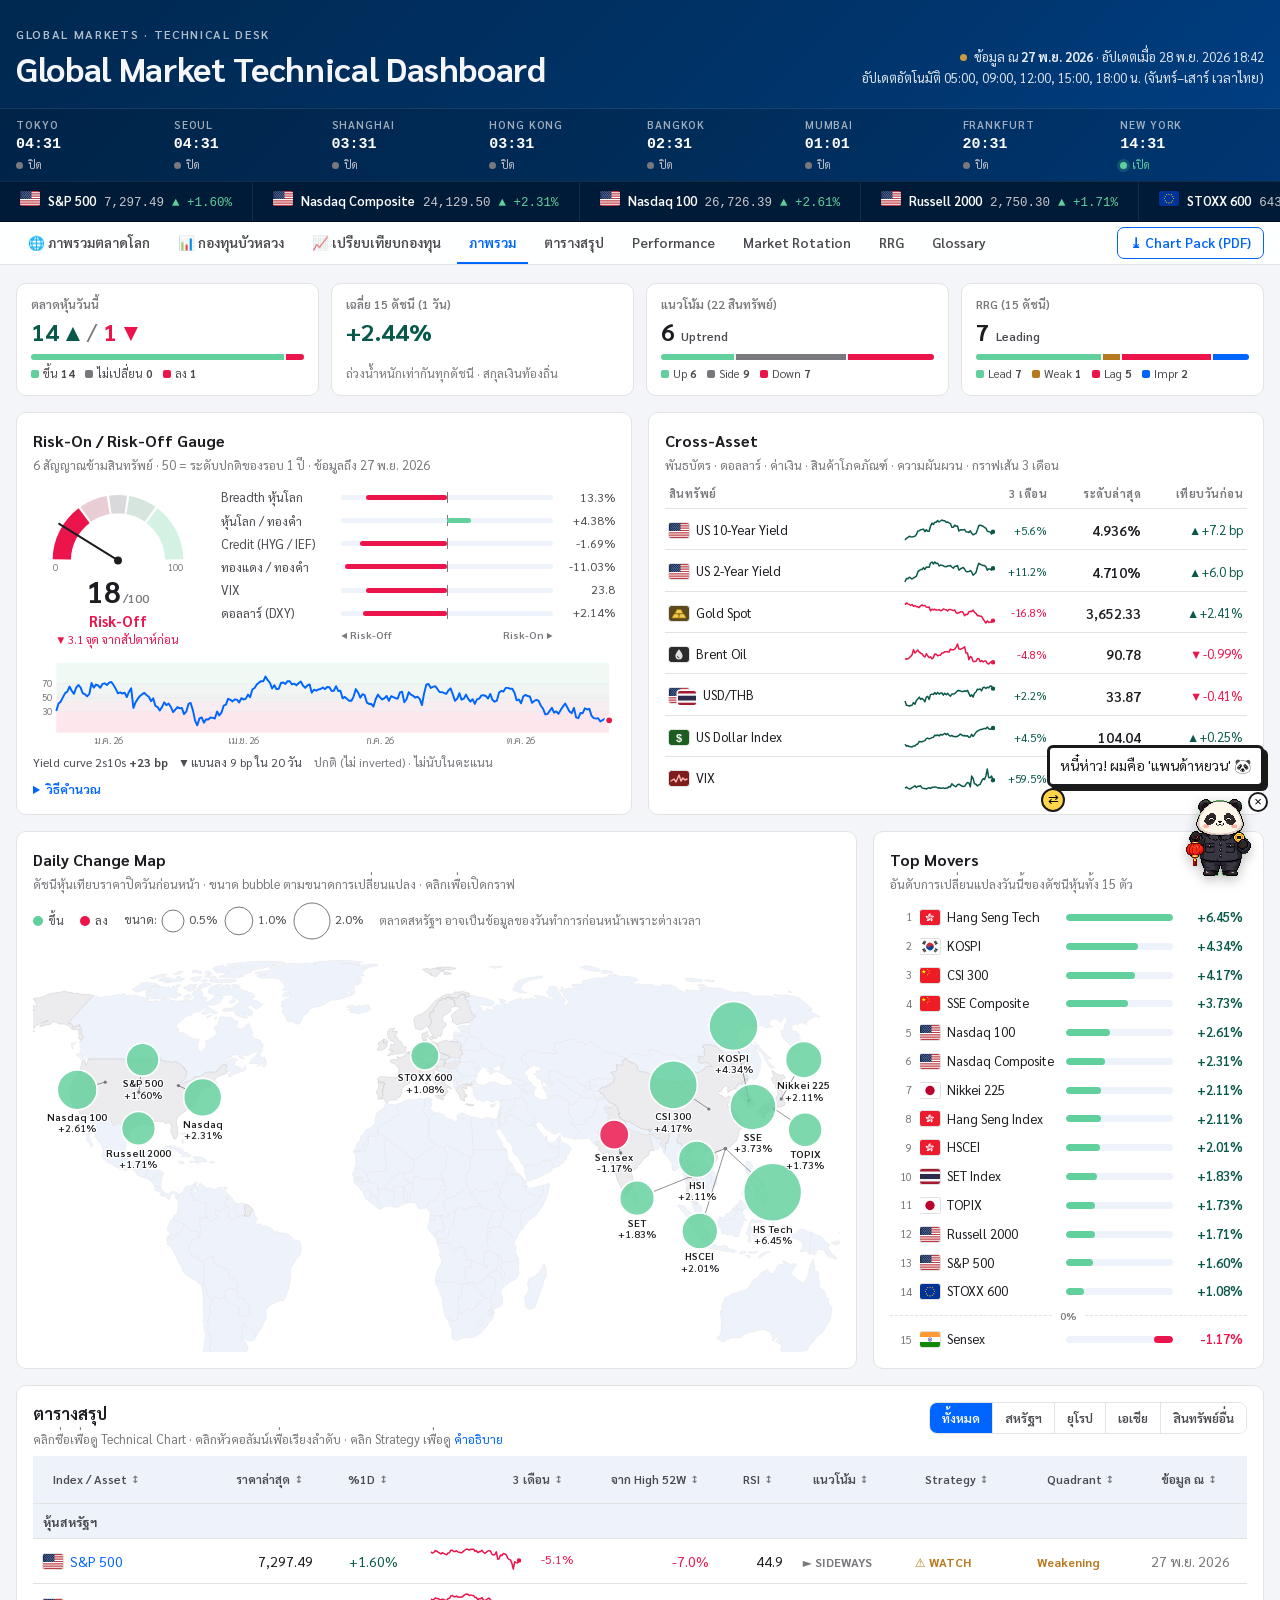
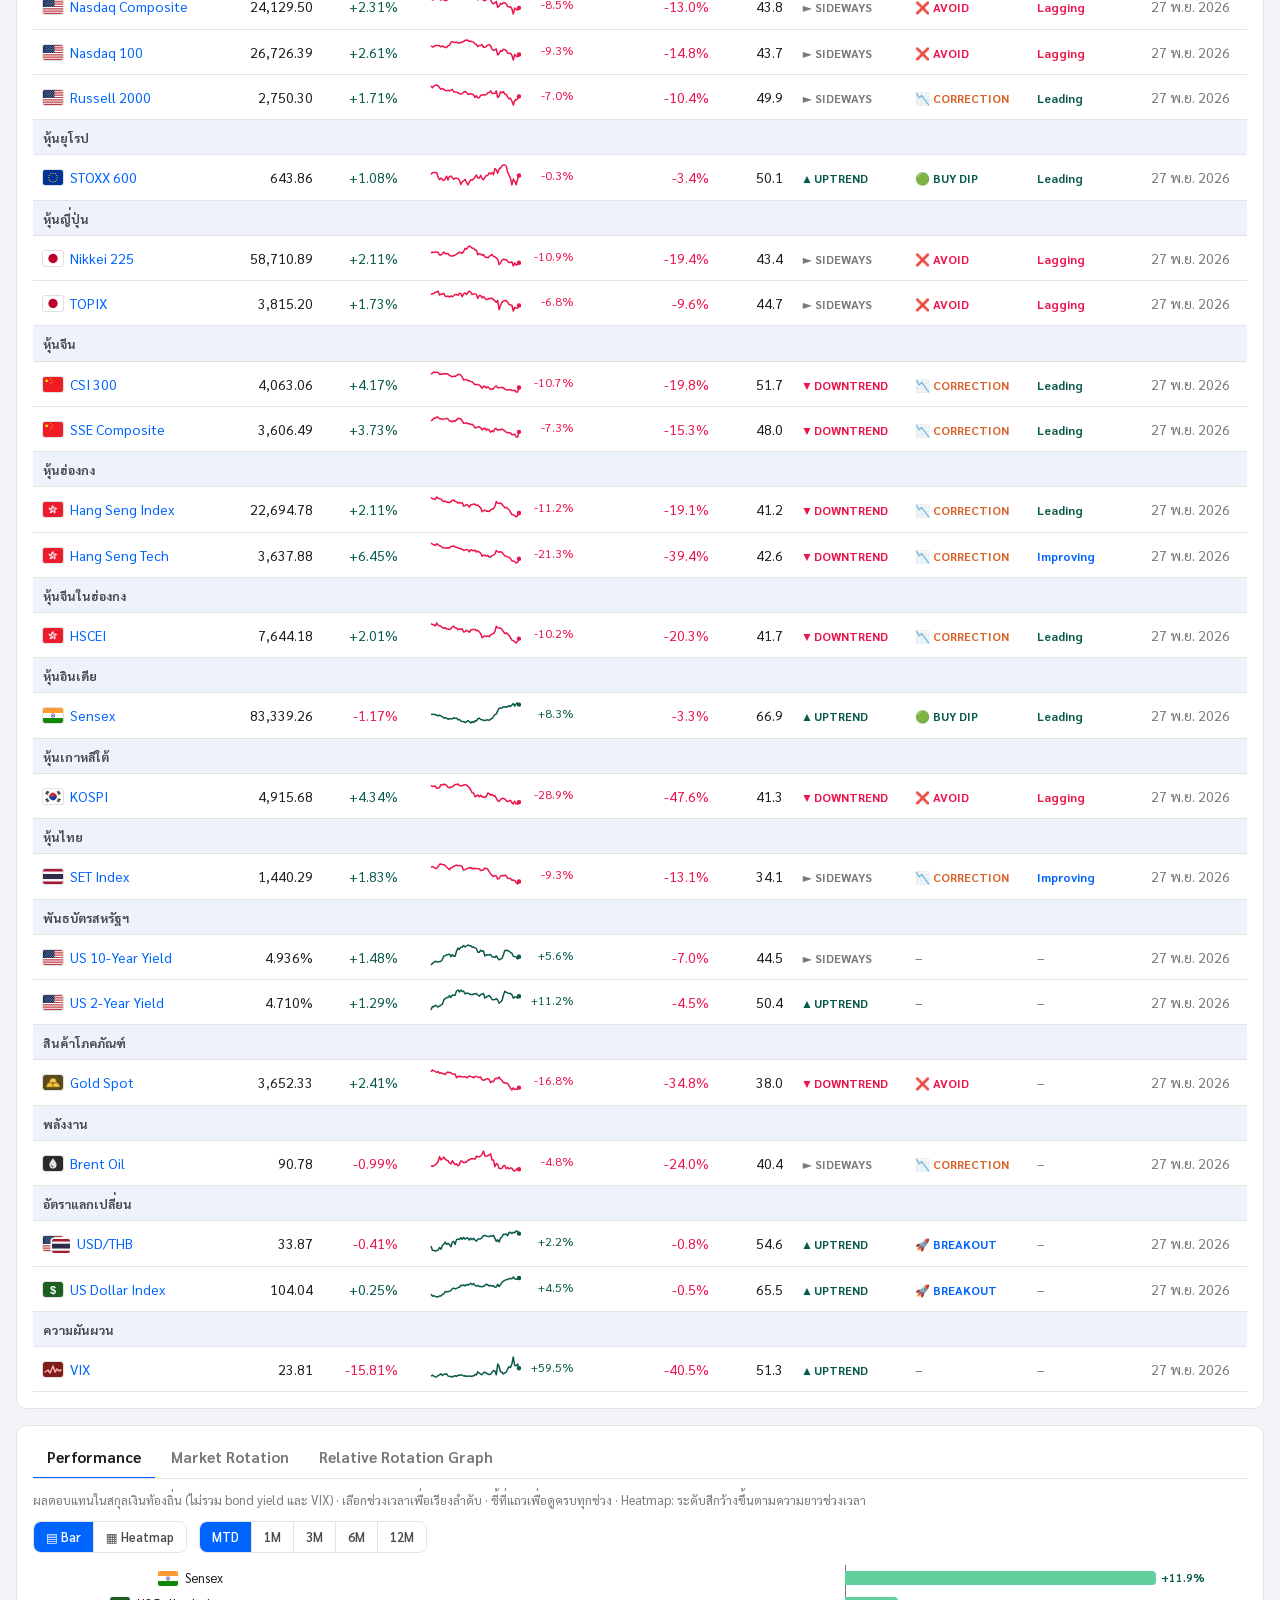
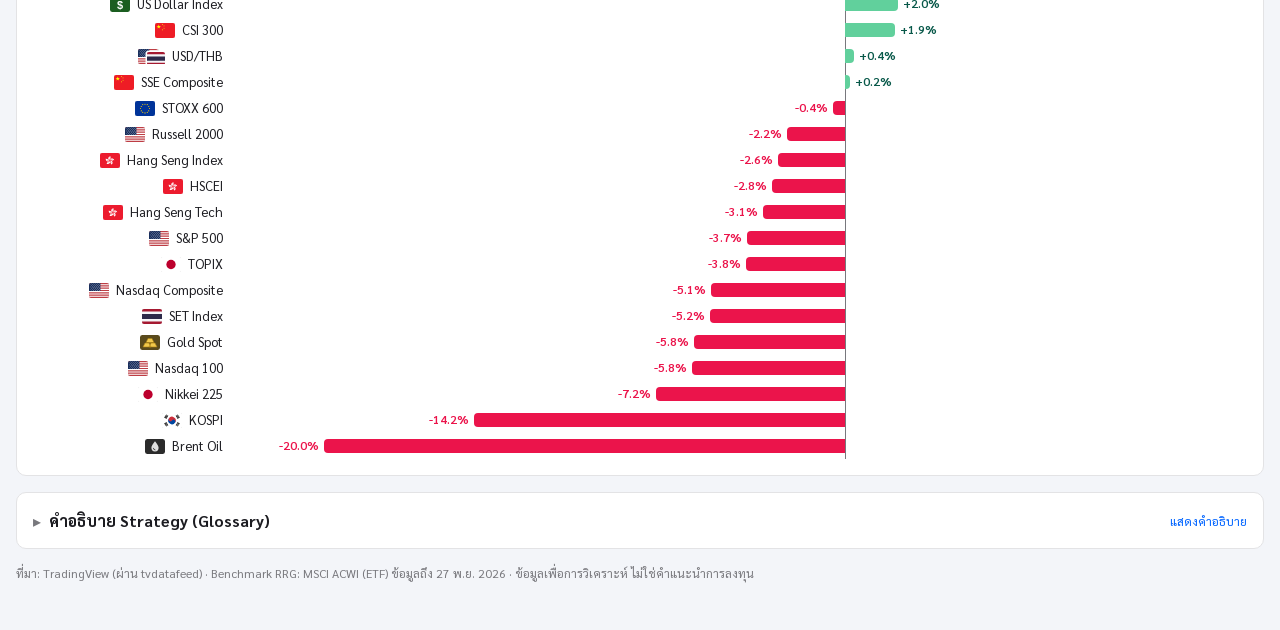
<file: public/dashboard/index.html>
<!doctype html>
<html lang="th">
<head>
<meta charset="utf-8">
<meta name="viewport" content="width=device-width, initial-scale=1">
<title>Global Market Technical Dashboard</title>
<link rel="preconnect" href="https://fonts.googleapis.com">
<link rel="stylesheet" href="https://fonts.googleapis.com/css2?family=Sarabun:wght@400;500;600;700&display=swap">
<link rel="stylesheet" href="assets/style.css?v=20261120d">
<link rel="stylesheet" href="assets/mascot.css">
</head>
<body>
<header class="masthead">
  <div class="mast-inner">
    <div class="brand">
      <span class="eyebrow">Global Markets · Technical Desk</span>
      <h1>Global Market Technical Dashboard</h1>
    </div>
    <div class="mast-meta">
      <div><span class="live-dot"></span><span id="asof">กำลังโหลดข้อมูล…</span></div>
      <div>อัปเดตอัตโนมัติ 05:00, 09:00, 12:00, 15:00, 18:00 น. (จันทร์–เสาร์ เวลาไทย)</div>
    </div>
  </div>
  <div class="clocks" id="clocks" aria-label="เวลาท้องถิ่นและสถานะตลาด"></div>
</header>
<div class="ticker-shell" aria-label="ระดับดัชนีล่าสุดและการเปลี่ยนแปลงรายวัน">
  <div class="ticker-track" id="ticker"></div>
</div>
<nav class="secnav" id="secnav" aria-label="ไปยังส่วนต่างๆ">
  <div class="secnav-inner">
    <a href="index.html" aria-current="page">🌐 ภาพรวมตลาดโลก</a>
    <a href="funds.html">📊 กองทุนบัวหลวง</a>
    <a href="compare.html">📈 เปรียบเทียบกองทุน</a>
    <a href="#overview">ภาพรวม</a>
    <a href="#summary">ตารางสรุป</a>
    <a href="#performance" data-tab="performance">Performance</a>
    <a href="#rotation" data-tab="rotation">Market Rotation</a>
    <a href="#rrg" data-tab="rrg">RRG</a>
    <a href="#glossary">Glossary</a>
    <a class="nav-pack" href="pack.html" target="_blank" rel="noopener" title="รวมกราฟเทคนิคทุกสินทรัพย์เป็น PDF ไฟล์เดียว">⤓ Chart Pack (PDF)</a>
  </div>
</nav>
<div class="wrap">

  <section id="overview" class="anchor">
    <div class="pulse" id="pulse"></div>

    <div class="macro-grid">
      <section class="card risk-card" id="risk" hidden>
        <div class="card-head">
          <div>
            <h2>Risk-On / Risk-Off Gauge</h2>
            <p class="sub" id="risk-sub">6 สัญญาณข้ามสินทรัพย์ · 50 = ระดับปกติของรอบ 1 ปี</p>
          </div>
        </div>
        <div class="risk-grid">
          <div class="risk-dial" id="risk-dial"></div>
          <div class="risk-comps" id="risk-comps"></div>
        </div>
        <div class="risk-hist">
          <div id="risk-hist"></div>
          <div class="risk-curve" id="risk-curve"></div>
        </div>
        <details class="risk-method">
          <summary>วิธีคำนวณ</summary>
          <ol>
            <li>แต่ละสัญญาณถูกแปลงเป็น <b>percentile เทียบกับตัวเองในรอบ 252 วันทำการ</b> (0 = ต่ำสุดของปี, 100 = สูงสุดของปี) ใช้เฉพาะข้อมูลถึงวันนั้น ไม่มองไปข้างหน้า</li>
            <li>สัญญาณที่ค่าสูงแปลว่ากลัว (VIX, ดอลลาร์แข็ง) จะกลับด้าน (100 − percentile)</li>
            <li>คะแนน = ค่าเฉลี่ยของทุกสัญญาณ · ≥ 70 Risk-On · 55–70 เอียง Risk-On · 45–55 Neutral · 30–45 เอียง Risk-Off · ≤ 30 Risk-Off</li>
            <li>ทุกสัญญาณเทียบบนปฏิทินวันทำการของตลาดสหรัฐฯ (ตาม ACWI) เพื่อให้อัตราส่วนเทียบวันเดียวกันเสมอ</li>
            <li>Yield curve 2s10s แสดงประกอบเท่านั้น ไม่นับในคะแนน เพราะ yield ขึ้นได้ทั้งตอนตลาดกล้าเสี่ยงและตอนกังวลเงินเฟ้อ</li>
          </ol>
          <p class="muted">ชี้ที่แต่ละแถบเพื่อดูความหมายของสัญญาณ · เป็นเครื่องมือดูภาวะตลาด ไม่ใช่สัญญาณซื้อขาย · HYG/IEF และทองแดง (HG1!) ใช้คำนวณเท่านั้น</p>
        </details>
      </section>

      <section class="card xasset-card">
        <h2>Cross-Asset</h2>
        <p class="sub">พันธบัตร · ดอลลาร์ · ค่าเงิน · สินค้าโภคภัณฑ์ · ความผันผวน · กราฟเส้น 3 เดือน</p>
        <div class="xasset" id="xasset"></div>
      </section>
    </div>

    <div class="overview-grid">
      <section class="card map-card">
        <div class="card-head">
          <div>
            <h2>Daily Change Map</h2>
            <p class="sub">ดัชนีหุ้นเทียบราคาปิดวันก่อนหน้า · ขนาด bubble ตามขนาดการเปลี่ยนแปลง · คลิกเพื่อเปิดกราฟ</p>
          </div>
          <div class="map-legend" id="map-legend"></div>
        </div>
        <div class="scroll-x"><div id="worldmap" class="worldmap"></div></div>
      </section>

      <aside class="side-col">
        <section class="card">
          <h2>Top Movers</h2>
          <p class="sub">อันดับการเปลี่ยนแปลงวันนี้ของดัชนีหุ้นทั้ง 15 ตัว</p>
          <div class="movers" id="movers"></div>
        </section>
      </aside>
    </div>
  </section>

  <section class="card anchor" id="summary">
    <div class="card-head">
      <div>
        <h2>ตารางสรุป</h2>
        <p class="sub">คลิกชื่อเพื่อดู Technical Chart · คลิกหัวคอลัมน์เพื่อเรียงลำดับ · คลิก Strategy เพื่อดู <a href="#glossary">คำอธิบาย</a></p>
      </div>
      <div class="seg" id="region-filter" role="group" aria-label="กรองตามภูมิภาค"></div>
    </div>
    <div class="scroll-x">
      <table class="sum" id="sum"></table>
    </div>
  </section>

  <section class="card anchor" id="analysis">
    <div class="tabs" role="tablist" id="tabs">
      <button role="tab" data-tab="performance" id="tab-performance" aria-controls="pane-performance">Performance</button>
      <button role="tab" data-tab="rotation" id="tab-rotation" aria-controls="pane-rotation">Market Rotation</button>
      <button role="tab" data-tab="rrg" id="tab-rrg" aria-controls="pane-rrg">Relative Rotation Graph</button>
    </div>

    <div class="pane" role="tabpanel" id="pane-performance" aria-labelledby="tab-performance">
      <p class="sub">ผลตอบแทนในสกุลเงินท้องถิ่น (ไม่รวม bond yield และ VIX) · เลือกช่วงเวลาเพื่อเรียงลำดับ · ชี้ที่แถวเพื่อดูครบทุกช่วง · Heatmap: ระดับสีกว้างขึ้นตามความยาวช่วงเวลา</p>
      <div class="perf-ctl" id="perf-ctl"></div>
      <div class="scroll-x"><div id="perf"></div></div>
    </div>

    <div class="pane" role="tabpanel" id="pane-rotation" aria-labelledby="tab-rotation" hidden>
      <p class="sub">ผลตอบแทนรายเดือนย้อนหลัง 6 เดือน เรียงจากดีที่สุดลงไป · เดือนล่าสุดเป็น MTD · สีตามผลตอบแทน (เขียว = บวก, แดง = ลบ, เข้ม = มาก) · ชี้ที่ช่องเพื่อไล่ดูสินทรัพย์เดียวกันทุกเดือน</p>
      <div class="rot-legend" id="rot-legend" aria-label="สีตามผลตอบแทนรายเดือน"></div>
      <div class="scroll-x">
        <div class="rot-side"><span>Best ▲</span><span></span></div>
        <div class="rot" id="rot"></div>
        <div class="rot-side"><span>Worst ▼</span><span></span></div>
      </div>
    </div>

    <div class="pane" role="tabpanel" id="pane-rrg" aria-labelledby="tab-rrg" hidden>
      <p class="sub" id="rrg-sub">ดัชนีหุ้นเทียบ MSCI ACWI · รายสัปดาห์ · หาง 8 สัปดาห์</p>
      <div class="rrg-layout">
        <div id="rrg"></div>
        <div class="rrg-legend" id="rrg-legend"></div>
      </div>
    </div>
  </section>

  <details class="card collapsible anchor" id="glossary">
    <summary><h2>คำอธิบาย Strategy (Glossary)</h2><span class="toggle-hint"></span></summary>
    <p class="sub">ระบบตรวจเงื่อนไขจากบนลงล่าง และใช้ข้อแรกที่ตรง · ระยะห่างจาก High = ราคาปิดล่าสุดเทียบกับจุดสูงสุดในรอบ 52 สัปดาห์ (252 วันทำการ) · คำนวณจากราคาปิดรายวันล่าสุด</p>
    <div class="scroll-x">
      <table class="gloss">
        <thead><tr><th>ลำดับ</th><th>Strategy</th><th>เงื่อนไขที่ทำให้ขึ้น flag</th><th>อ่านอย่างไร / Action</th></tr></thead>
        <tbody>
          <tr>
            <td class="num">1</td>
            <td><span class="chip s-AVOID">❌ AVOID</span></td>
            <td><b>ดัชนีหุ้น:</b> อยู่ใน quadrant <span class="chip q-Lagging">Lagging</span> บน RRG<br><b>สินทรัพย์อื่น</b> (ทอง, น้ำมัน, USD/THB, DXY): แนวโน้มเป็น DOWNTREND<br><span class="muted">US10Y, US2Y และ VIX ไม่มี Strategy เพราะไม่ใช่กราฟราคา (เป็นอัตราผลตอบแทนพันธบัตรและดัชนีความกลัว)</span><br><span class="muted">มีสิทธิ์เหนือกฎข้ออื่นทั้งหมด</span></td>
            <td>ตลาดอ่อนกว่าภาพรวมโลกและโมเมนตัมยังแย่ลง ราคาที่ลงมาเยอะอาจไม่ใช่ "ของถูก" แต่เป็น falling knife · <b>ลดน้ำหนักหรือหลีกเลี่ยงไปก่อน</b></td>
          </tr>
          <tr>
            <td class="num">2</td>
            <td><span class="chip s-BREAKOUT">🚀 BREAKOUT</span></td>
            <td>ห่างจาก High <b>น้อยกว่า 2%</b> (ทำ New High หรือจ่อเบรกไฮ)</td>
            <td>แข็งแรงที่สุด แต่ราคาแพงแล้ว · <b>คนมีของ:</b> Let profit run · <b>คนไม่มีของ:</b> ระวังไล่ราคา เพราะต้นทุนสูง</td>
          </tr>
          <tr>
            <td class="num">3</td>
            <td><span class="chip s-BUY-DIP">🟢 BUY DIP</span></td>
            <td>ห่างจาก High <b>-2% ถึง -10%</b> และราคา<b>ยังยืนเหนือ EMA50</b></td>
            <td>ยังเป็นขาขึ้น แต่ย่อตัวลงมาในโซนปลอดภัย · <b>จังหวะเข้า "ไม้แรก" หรือซื้อเพิ่มที่ได้เปรียบที่สุด</b></td>
          </tr>
          <tr>
            <td class="num">4</td>
            <td><span class="chip s-WATCH">⚠️ WATCH</span></td>
            <td>ห่างจาก High <b>-2% ถึง -10%</b> แต่ราคา<b>หลุดต่ำกว่า EMA50</b> แล้ว</td>
            <td>ย่อตัวแล้วทรงเริ่มเสีย · <b>อย่าเพิ่งรับมีด</b> รอให้กราฟกลับมายืนเหนือ EMA50 ได้ก่อน</td>
          </tr>
          <tr>
            <td class="num">5</td>
            <td><span class="chip s-CORRECTION">📉 CORRECTION</span></td>
            <td>ห่างจาก High <b>มากกว่า -10%</b></td>
            <td>พักตัวลึกเกินไป · <b>ระวังจนกว่าโมเมนตัมจะกลับมา</b> ให้ดูประกอบกับ quadrant (Improving = เริ่มฟื้น) และ Bullish divergence ในหน้ากราฟ</td>
          </tr>
        </tbody>
      </table>
    </div>

    <h3 class="gh">ตัวประกอบที่ใช้ตัดสิน</h3>
    <div class="gloss-grid">
      <div>
        <b>แนวโน้ม (Trend)</b>
        <ul>
          <li><span class="chip t-UPTREND">▲ UPTREND</span> ราคา &gt; EMA50 &gt; EMA200</li>
          <li><span class="chip t-DOWNTREND">▼ DOWNTREND</span> ราคา &lt; EMA50 &lt; EMA200</li>
          <li><span class="chip t-SIDEWAYS">► SIDEWAYS</span> กรณีอื่นทั้งหมด เช่น ราคาอยู่ระหว่าง 2 เส้น</li>
        </ul>
      </div>
      <div>
        <b>Quadrant (RRG เทียบ MSCI ACWI)</b>
        <ul>
          <li><span class="chip q-Leading">Leading</span> แข็งกว่าตลาดโลก และยังแข็งขึ้น</li>
          <li><span class="chip q-Weakening">Weakening</span> แข็งกว่าตลาดโลก แต่เริ่มแผ่ว</li>
          <li><span class="chip q-Lagging">Lagging</span> อ่อนกว่าตลาดโลก และยังอ่อนลง</li>
          <li><span class="chip q-Improving">Improving</span> อ่อนกว่าตลาดโลก แต่เริ่มฟื้น</li>
        </ul>
        <span class="muted">วงจรปกติหมุนตามเข็มนาฬิกา: Improving → Leading → Weakening → Lagging · มีเฉพาะดัชนีหุ้น</span>
      </div>
      <div>
        <b>RSI (14) ในหน้ากราฟ</b>
        <ul>
          <li><b>Overbought</b> RSI ≥ 70 · <b>Oversold</b> RSI ≤ 30 · นอกนั้น Neutral</li>
          <li><b>Bullish divergence</b> ราคาทำจุดต่ำใหม่ แต่ RSI ทำจุดต่ำที่สูงขึ้น = แรงขายเริ่มหมด</li>
          <li><b>Bearish divergence</b> ราคาทำจุดสูงใหม่ แต่ RSI ทำจุดสูงที่ต่ำลง = แรงซื้อเริ่มหมด</li>
        </ul>
      </div>
    </div>
    <p class="muted" style="margin:12px 0 0;font-size:12px">Strategy เป็นการคัดกรองเชิงปริมาณตามกฎด้านบนเท่านั้น ควรดูกราฟและแนวรับแนวต้านประกอบเสมอ · ไม่ใช่คำแนะนำการลงทุน</p>
  </details>

  <footer class="foot" id="foot">ที่มา: TradingView</footer>
</div>
<script src="assets/vendor/d3.min.js"></script>
<script src="assets/vendor/topojson-client.min.js"></script>
<script src="assets/common.js?v=20261120d"></script>
<script src="assets/worldmap.js?v=20261120d"></script>
<script src="assets/overview.js?v=20261120d"></script>
<script src="assets/dashboard.js?v=20261120d"></script>
<script src="assets/mascot.js"></script>
</body>
</html>
</file>
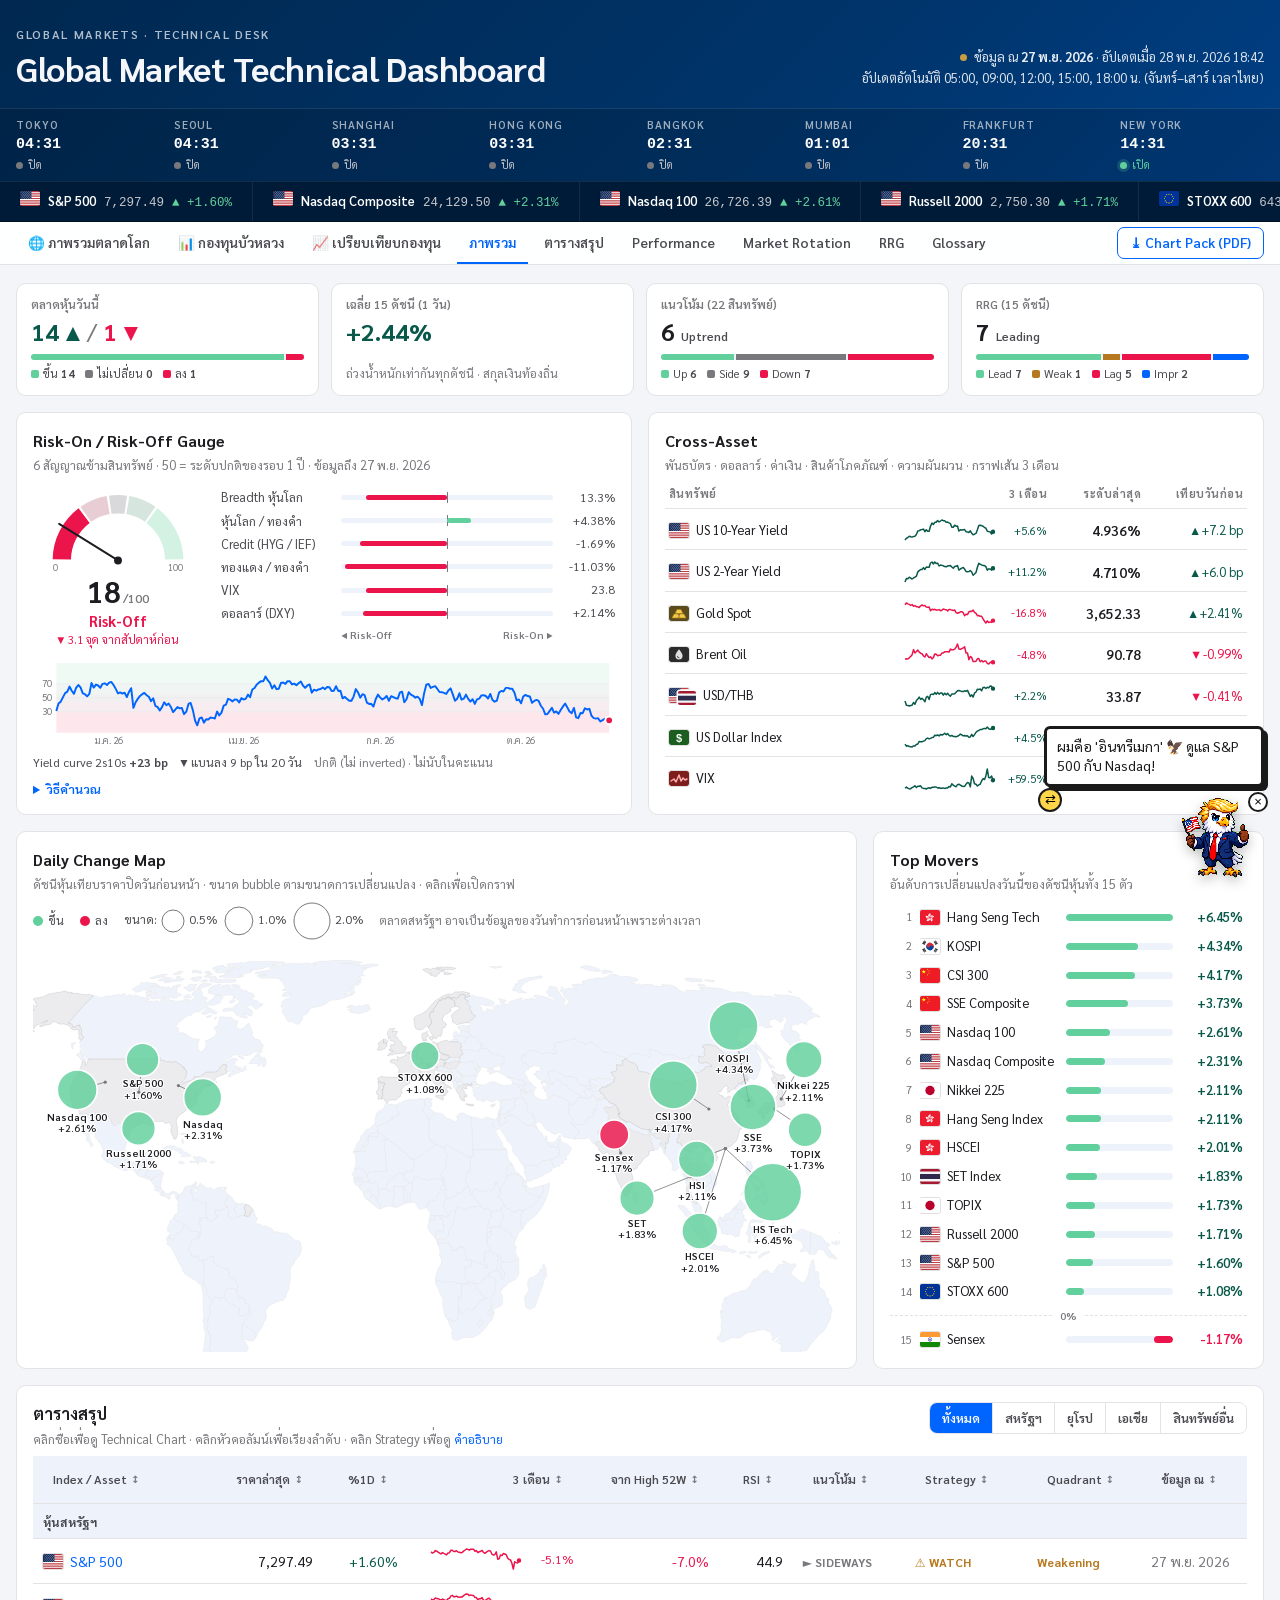
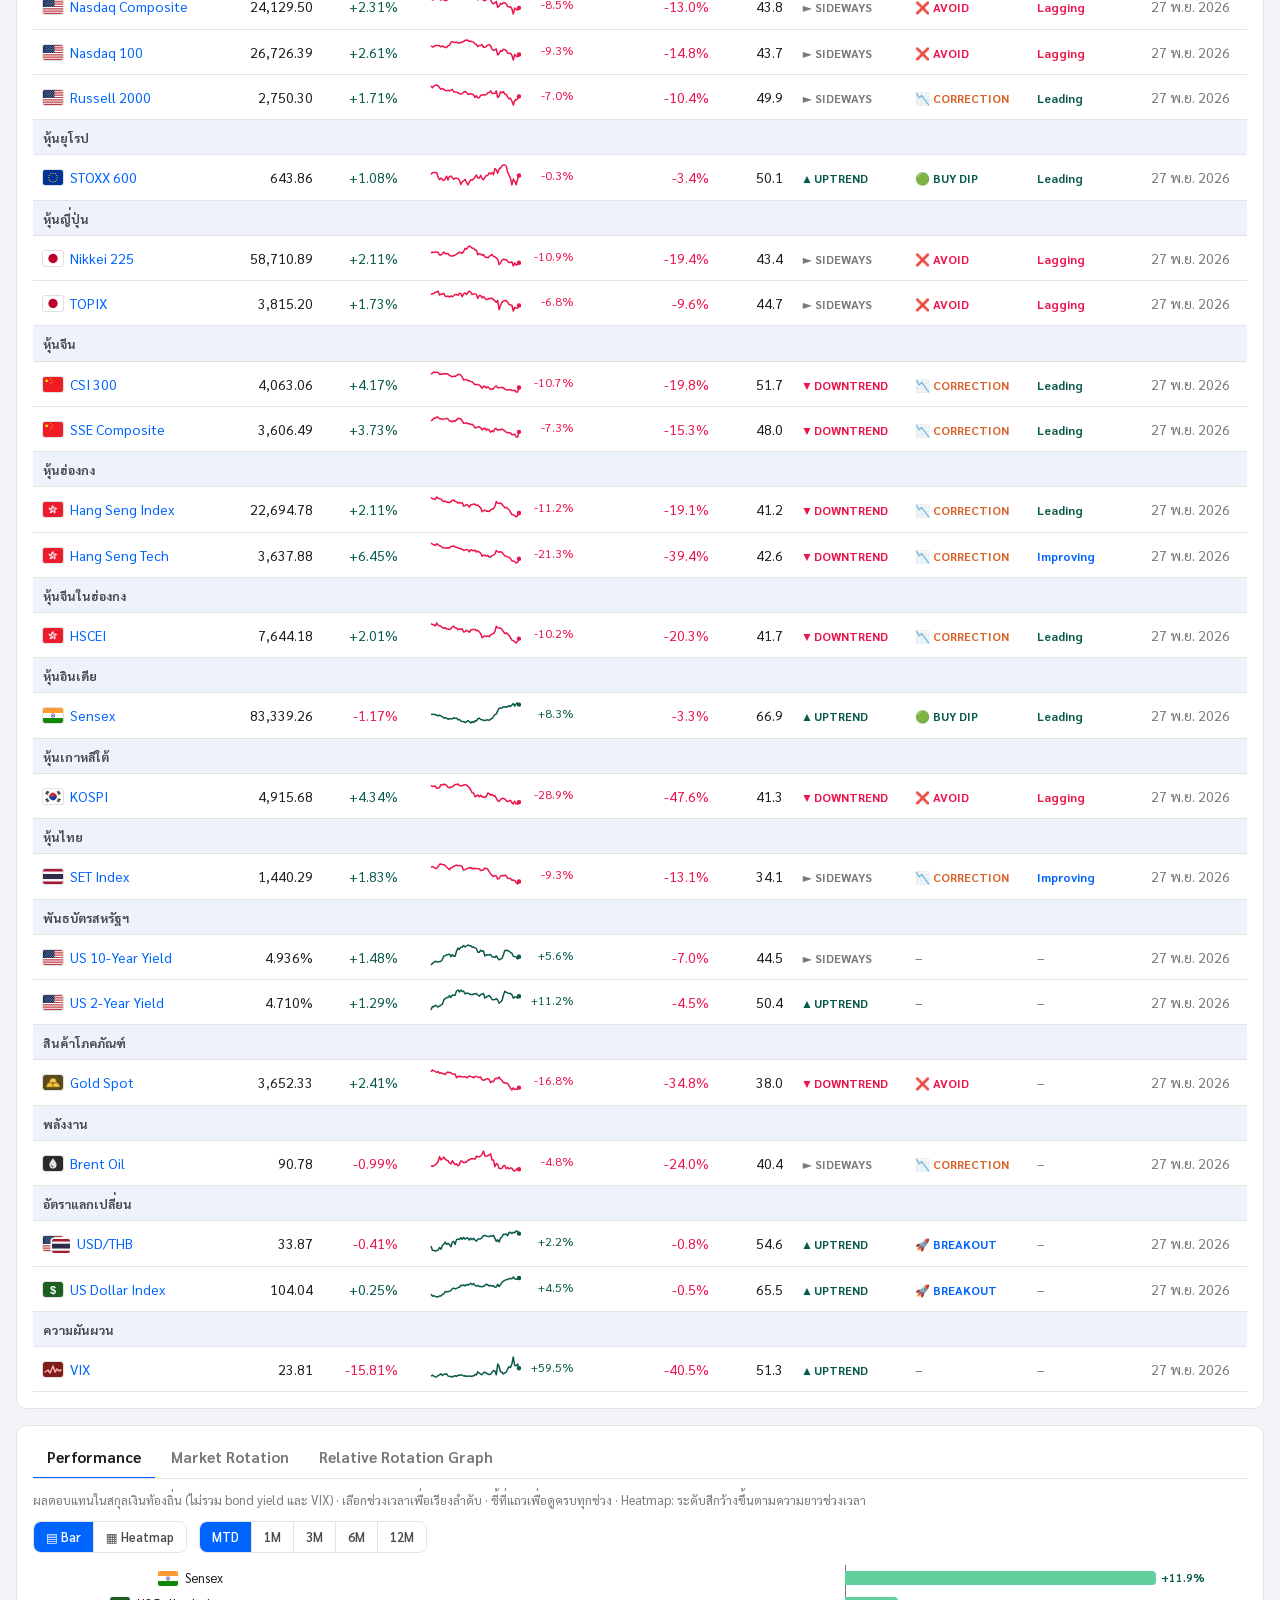
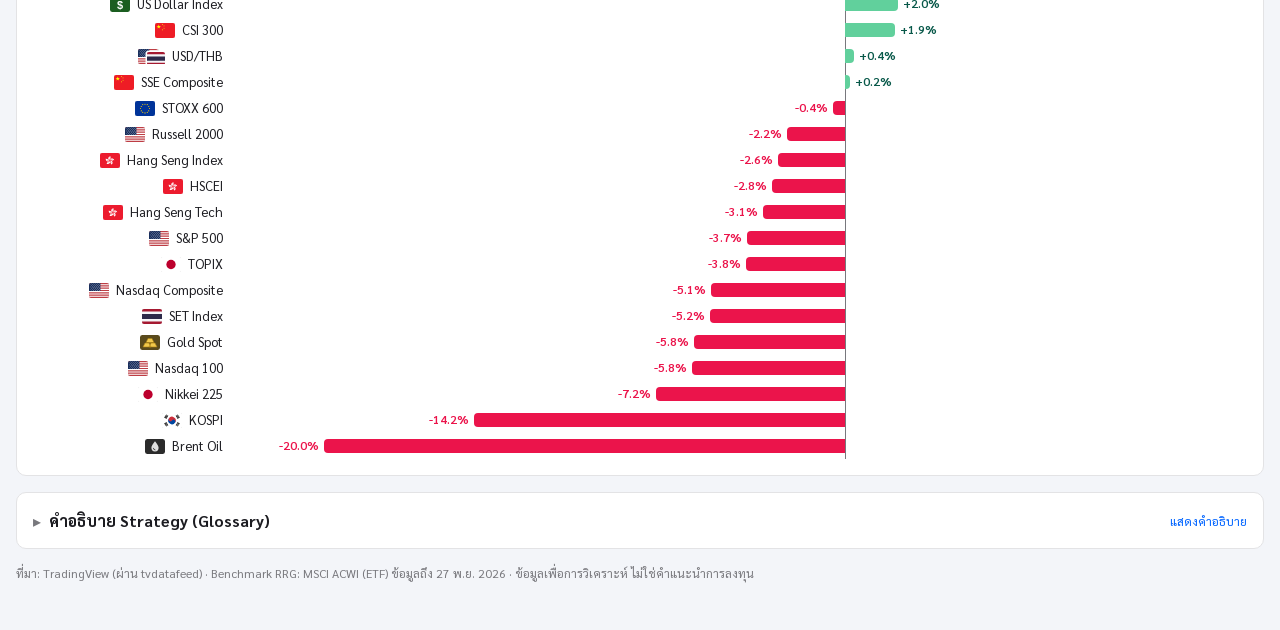
<file: public/dashboard/chart.html>
<!doctype html>
<html lang="th">
<head>
<meta charset="utf-8">
<meta name="viewport" content="width=device-width, initial-scale=1">
<title>Technical Chart</title>
<link rel="preconnect" href="https://fonts.googleapis.com">
<link rel="stylesheet" href="https://fonts.googleapis.com/css2?family=Sarabun:wght@400;500;600;700&display=swap">
<link rel="stylesheet" href="assets/style.css?v=20261120d">
<link rel="stylesheet" href="assets/mascot.css">
</head>
<body>
<div class="wrap">
  <a class="back no-print" href="index.html">← กลับไป Market Dashboard</a>
  <div class="chart-head">
    <div>
      <div class="print-only print-brand">Global Market Technical Dashboard</div>
      <h1 id="title">Technical Chart</h1>
      <div class="src" id="src"></div>
      <div class="src print-only" id="print-meta"></div>
    </div>
    <div class="ranges no-print" id="ranges">
      <button data-r="1M">1M</button><button data-r="3M">3M</button><button data-r="6M">6M</button><button data-r="1Y" class="on">1Y</button><button data-r="All">All</button>
    </div>
  </div>

  <div class="chart-layout">
    <section class="card">
      <div class="toolbar no-print">
        <div class="toggles" id="toggles">
          <span class="muted">แสดง:</span>
          <label><input type="checkbox" data-k="ema50"> EMA50</label>
          <label><input type="checkbox" data-k="ema200"> EMA200</label>
          <label><input type="checkbox" data-k="rsi"> RSI</label>
          <label><input type="checkbox" data-k="sr"> แนวรับ/แนวต้าน</label>
        </div>
        <button class="btn" id="export" type="button" title="เปิดหน้าต่างพิมพ์ แล้วเลือก Save as PDF">⤓ Export PDF</button>
      </div>
      <div class="legend-line">
        <span data-k="ema50"><i style="background:var(--ema50)"></i>EMA50</span>
        <span data-k="ema200"><i style="background:var(--ema200)"></i>EMA200</span>
        <span data-k="sr"><i class="dash" style="border-color:var(--support)"></i>แนวรับ (S)</span>
        <span data-k="sr"><i class="dash" style="border-color:var(--resist)"></i>แนวต้าน (R)</span>
        <span data-k="rsi" class="muted">ช่องล่าง: RSI(14) เส้น 70 / 30</span>
        <span data-k="sr" class="muted">เส้นหนา = โซนที่ราคาแตะบ่อย</span>
      </div>
      <div id="tvchart"></div>
      <img id="print-chart" alt="">
    </section>

    <aside class="card info">
      <table>
        <tr class="head"><th>แนวโน้มหลัก</th><td id="i-trend">–</td></tr>
        <tr><th>ราคาล่าสุด</th><td id="i-last">–</td></tr>
        <tr><th>แนวรับ</th><td id="i-sup">–</td></tr>
        <tr><th>แนวต้าน</th><td id="i-res">–</td></tr>
        <tr><th>RSI (Signal)</th><td id="i-rsi">–</td></tr>
      </table>
      <div class="narr"><h3>แนวโน้ม:</h3><p id="narr" style="margin:0"></p></div>
      <p class="muted" id="i-note" style="font-size:12px;margin:12px 0 0"></p>
    </aside>
  </div>
  <footer class="foot" id="foot"></footer>
</div>
<script src="assets/vendor/lightweight-charts.standalone.production.js"></script>
<script src="assets/common.js?v=20261120d"></script>
<script src="assets/analysis.js?v=20261120d"></script>
<script src="assets/techchart.js?v=20261120d"></script>
<script src="assets/chart.js?v=20261120d"></script>
<script src="assets/mascot.js"></script>
</body>
</html>
</file>
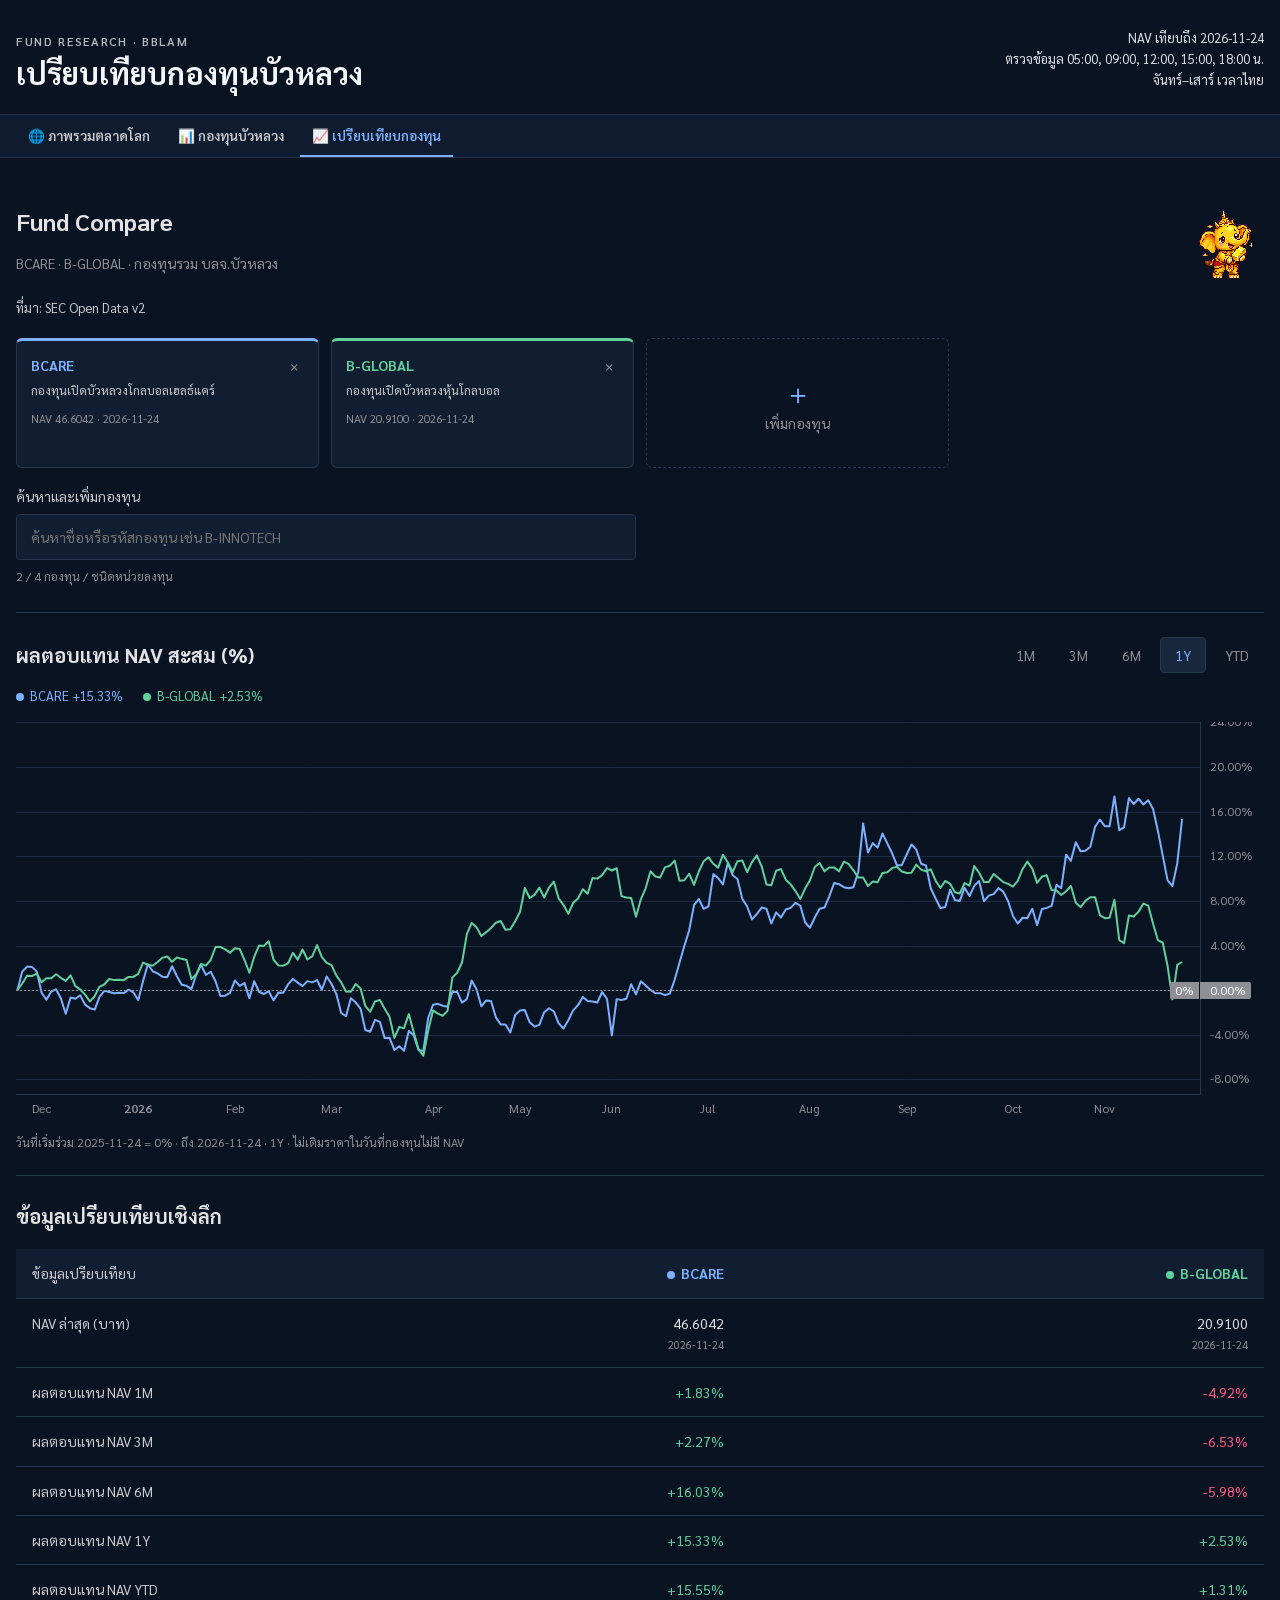
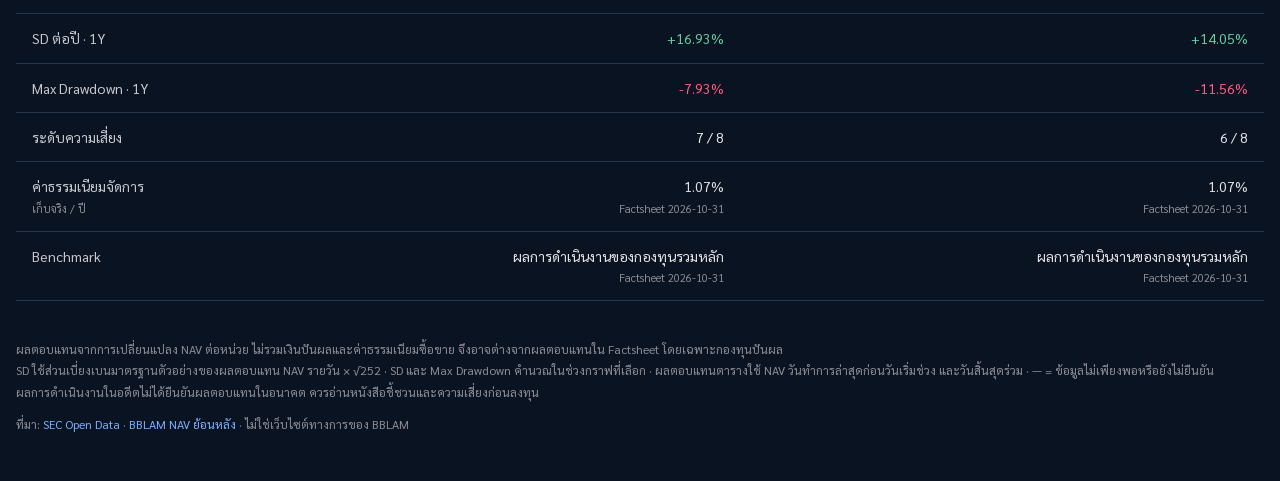
<file: public/dashboard/compare.html>
<!doctype html>
<html lang="th" data-theme="dark">
<head>
<meta charset="utf-8">
<meta name="viewport" content="width=device-width, initial-scale=1">
<title>BBLAM Fund Compare | เปรียบเทียบกองทุนบัวหลวง</title>
<meta name="description" content="เปรียบเทียบกองทุนบัวหลวงสูงสุด 4 กองทุน ด้วยกราฟผลตอบแทน NAV ความผันผวน Max Drawdown ความเสี่ยงและค่าธรรมเนียม">
<meta property="og:title" content="BBLAM Fund Compare | เปรียบเทียบกองทุนบัวหลวง">
<meta property="og:description" content="BCARE เทียบ B-GLOBAL พร้อมกราฟ NAV ย้อนหลังและข้อมูลเชิงลึกจาก SEC และ BBLAM">
<meta property="og:type" content="website">
<meta name="twitter:card" content="summary_large_image">
<link rel="preconnect" href="https://fonts.googleapis.com">
<link rel="stylesheet" href="https://fonts.googleapis.com/css2?family=Sarabun:wght@400;500;600;700&display=swap">
<link rel="stylesheet" href="assets/style.css?v=20261120d">
<link rel="stylesheet" href="assets/compare.css?v=20261122a">
</head>
<body class="compare-page">
<header class="masthead"><div class="mast-inner">
 <div class="brand"><span class="eyebrow">Fund Research · BBLAM</span><h1>เปรียบเทียบกองทุนบัวหลวง</h1></div>
 <div class="mast-meta"><div id="compare-asof">กำลังอ่านประวัติ NAV…</div><div>ตรวจข้อมูล 05:00, 09:00, 12:00, 15:00, 18:00 น.<br>จันทร์–เสาร์ เวลาไทย</div></div>
</div></header>
<nav class="secnav" aria-label="สลับหน้าการลงทุน"><div class="secnav-inner">
 <a href="index.html">🌐 ภาพรวมตลาดโลก</a><a href="funds.html">📊 กองทุนบัวหลวง</a><a href="compare.html" aria-current="page">📈 เปรียบเทียบกองทุน</a>
</div></nav>
<main class="wrap">
 <section class="compare-intro"><div><h2>Fund Compare</h2><p>BCARE · B-GLOBAL · กองทุนรวม บลจ.บัวหลวง</p></div><img src="assets/mascot-elephant.png" alt="ช้างทองพิกเซล"></section>
 <p class="compare-status" id="compare-status" role="status">กำลังโหลดข้อมูลกองทุนและ NAV…</p>
 <div class="compare-selection" id="compare-selection" aria-label="กองทุนที่เลือก"></div>
 <div class="compare-search-wrap">
  <label for="compare-search">ค้นหาและเพิ่มกองทุน</label><input type="search" id="compare-search" placeholder="ค้นหาชื่อหรือรหัสกองทุน เช่น B-INNOTECH" autocomplete="off" aria-controls="compare-results">
  <div class="compare-results" id="compare-results" aria-label="ผลการค้นหากองทุน" hidden></div>
  <div class="compare-limit" id="compare-limit" aria-live="polite">สูงสุด 4 กองทุน / ชนิดหน่วยลงทุน</div>
 </div>
 <section class="compare-chart-section" aria-label="กราฟเปรียบเทียบผลตอบแทน NAV">
  <div class="compare-chart-head"><h2>ผลตอบแทน NAV สะสม (%)</h2><div class="compare-timeframes" role="group" aria-label="ช่วงเวลาการเปรียบเทียบ">
   <button data-period="1M" aria-pressed="false">1M</button><button data-period="3M" aria-pressed="false">3M</button><button data-period="6M" aria-pressed="false">6M</button><button data-period="1Y" aria-pressed="true">1Y</button><button data-period="YTD" aria-pressed="false">YTD</button>
  </div></div>
  <div class="compare-legend" id="compare-legend"></div>
  <div class="compare-plot"><div id="compare-chart"></div><div class="compare-tooltip" id="compare-tooltip" hidden></div><div class="compare-empty" id="compare-empty" hidden>ยังไม่มีประวัติ NAV ที่ยืนยันสำหรับกองทุนที่เลือก</div></div>
  <p class="compare-chart-note" id="compare-chart-note"></p>
 </section>
 <section class="compare-metrics" id="compare-metrics"><h2>ข้อมูลเปรียบเทียบเชิงลึก</h2><div class="scroll-x"><table class="compare-table" id="compare-table" aria-label="ตารางเปรียบเทียบกองทุน"></table></div></section>
 <p class="compare-note">ผลตอบแทนจากการเปลี่ยนแปลง NAV ต่อหน่วย ไม่รวมเงินปันผลและค่าธรรมเนียมซื้อขาย จึงอาจต่างจากผลตอบแทนใน Factsheet โดยเฉพาะกองทุนปันผล<br>SD ใช้ส่วนเบี่ยงเบนมาตรฐานตัวอย่างของผลตอบแทน NAV รายวัน × √252 · SD และ Max Drawdown คำนวณในช่วงกราฟที่เลือก · ผลตอบแทนตารางใช้ NAV วันทำการล่าสุดก่อนวันเริ่มช่วง และวันสิ้นสุดร่วม · — = ข้อมูลไม่เพียงพอหรือยังไม่ยืนยัน<br>ผลการดำเนินงานในอดีตไม่ได้ยืนยันผลตอบแทนในอนาคต ควรอ่านหนังสือชี้ชวนและความเสี่ยงก่อนลงทุน</p>
 <footer class="foot">ที่มา: <a href="https://secopendata.sec.or.th/" target="_blank" rel="noopener">SEC Open Data</a> · <a href="https://www.bblam.co.th/products/mutual-funds/historical-daily-navs" target="_blank" rel="noopener">BBLAM NAV ย้อนหลัง</a> · ไม่ใช่เว็บไซต์ทางการของ BBLAM</footer>
</main>
<script src="assets/vendor/lightweight-charts.standalone.production.js"></script>
<script src="assets/compare.js?v=20261122a"></script>
</body>
</html>
</file>
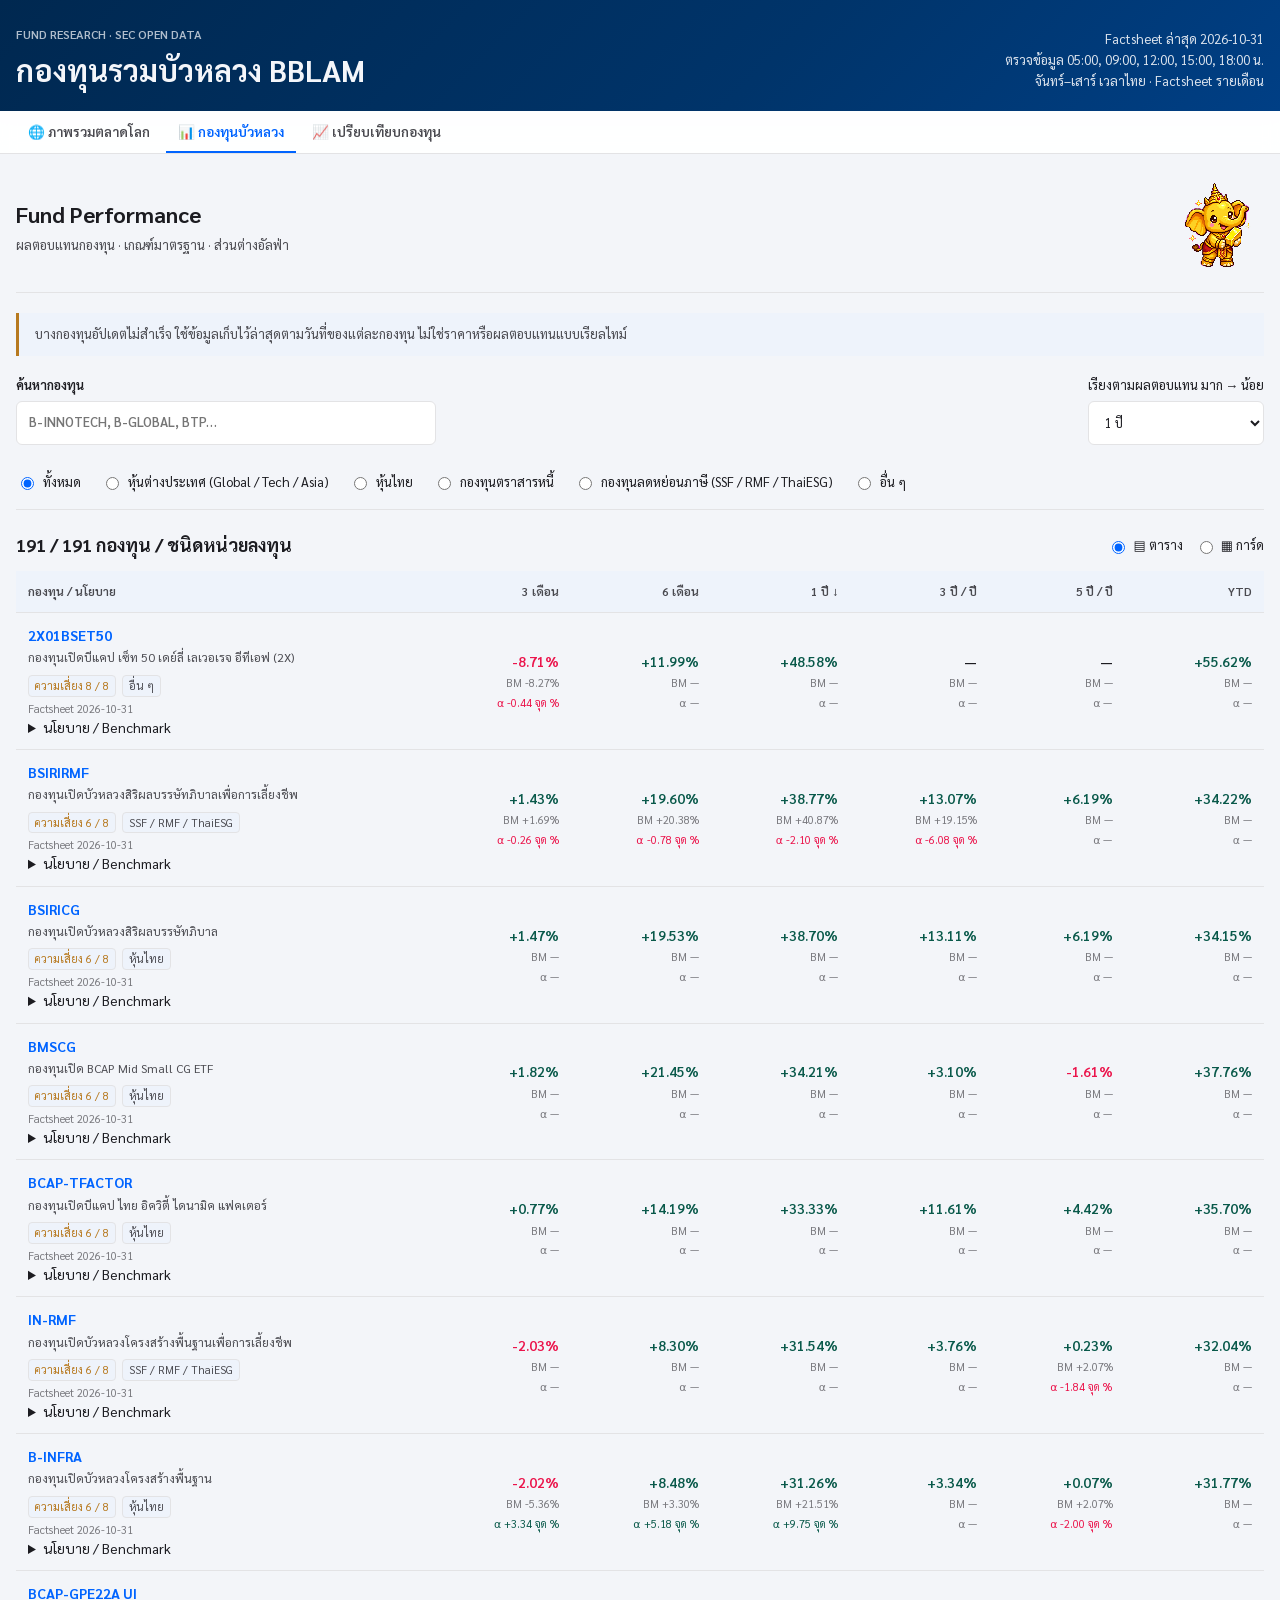
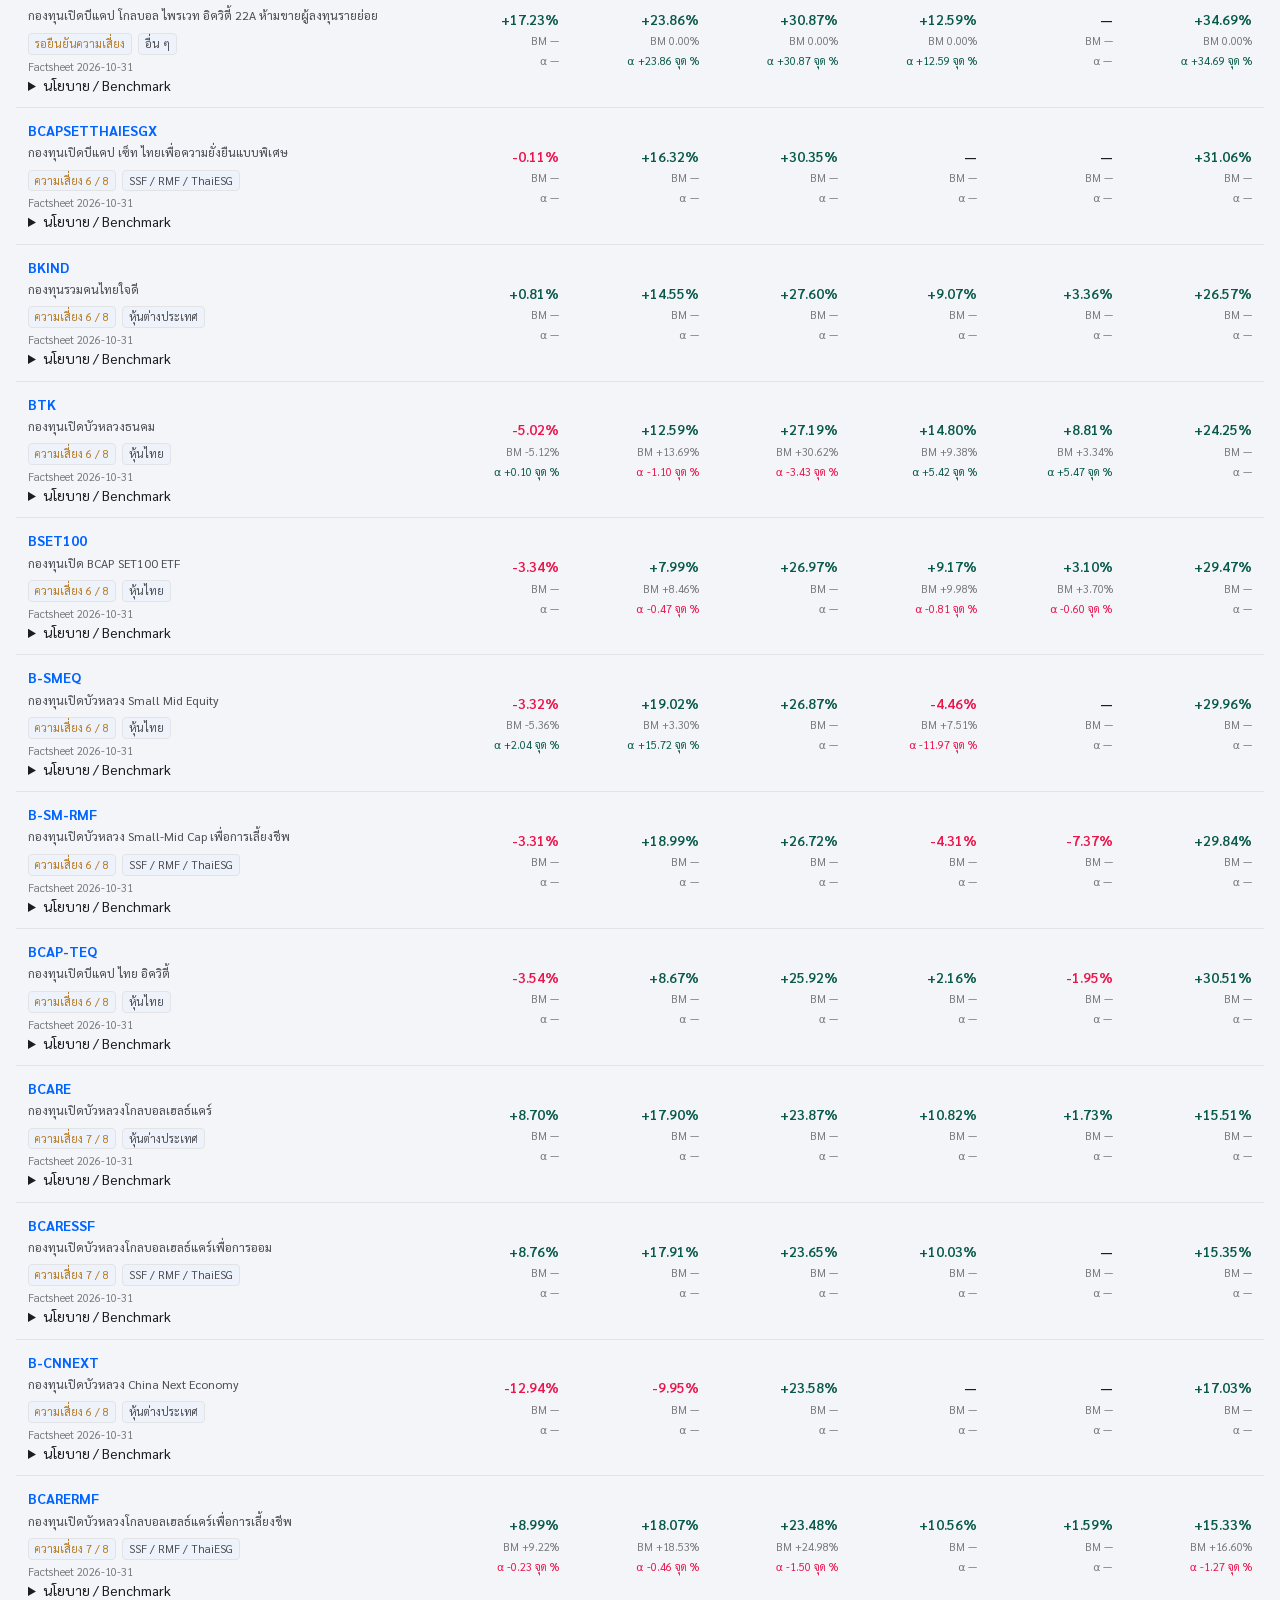
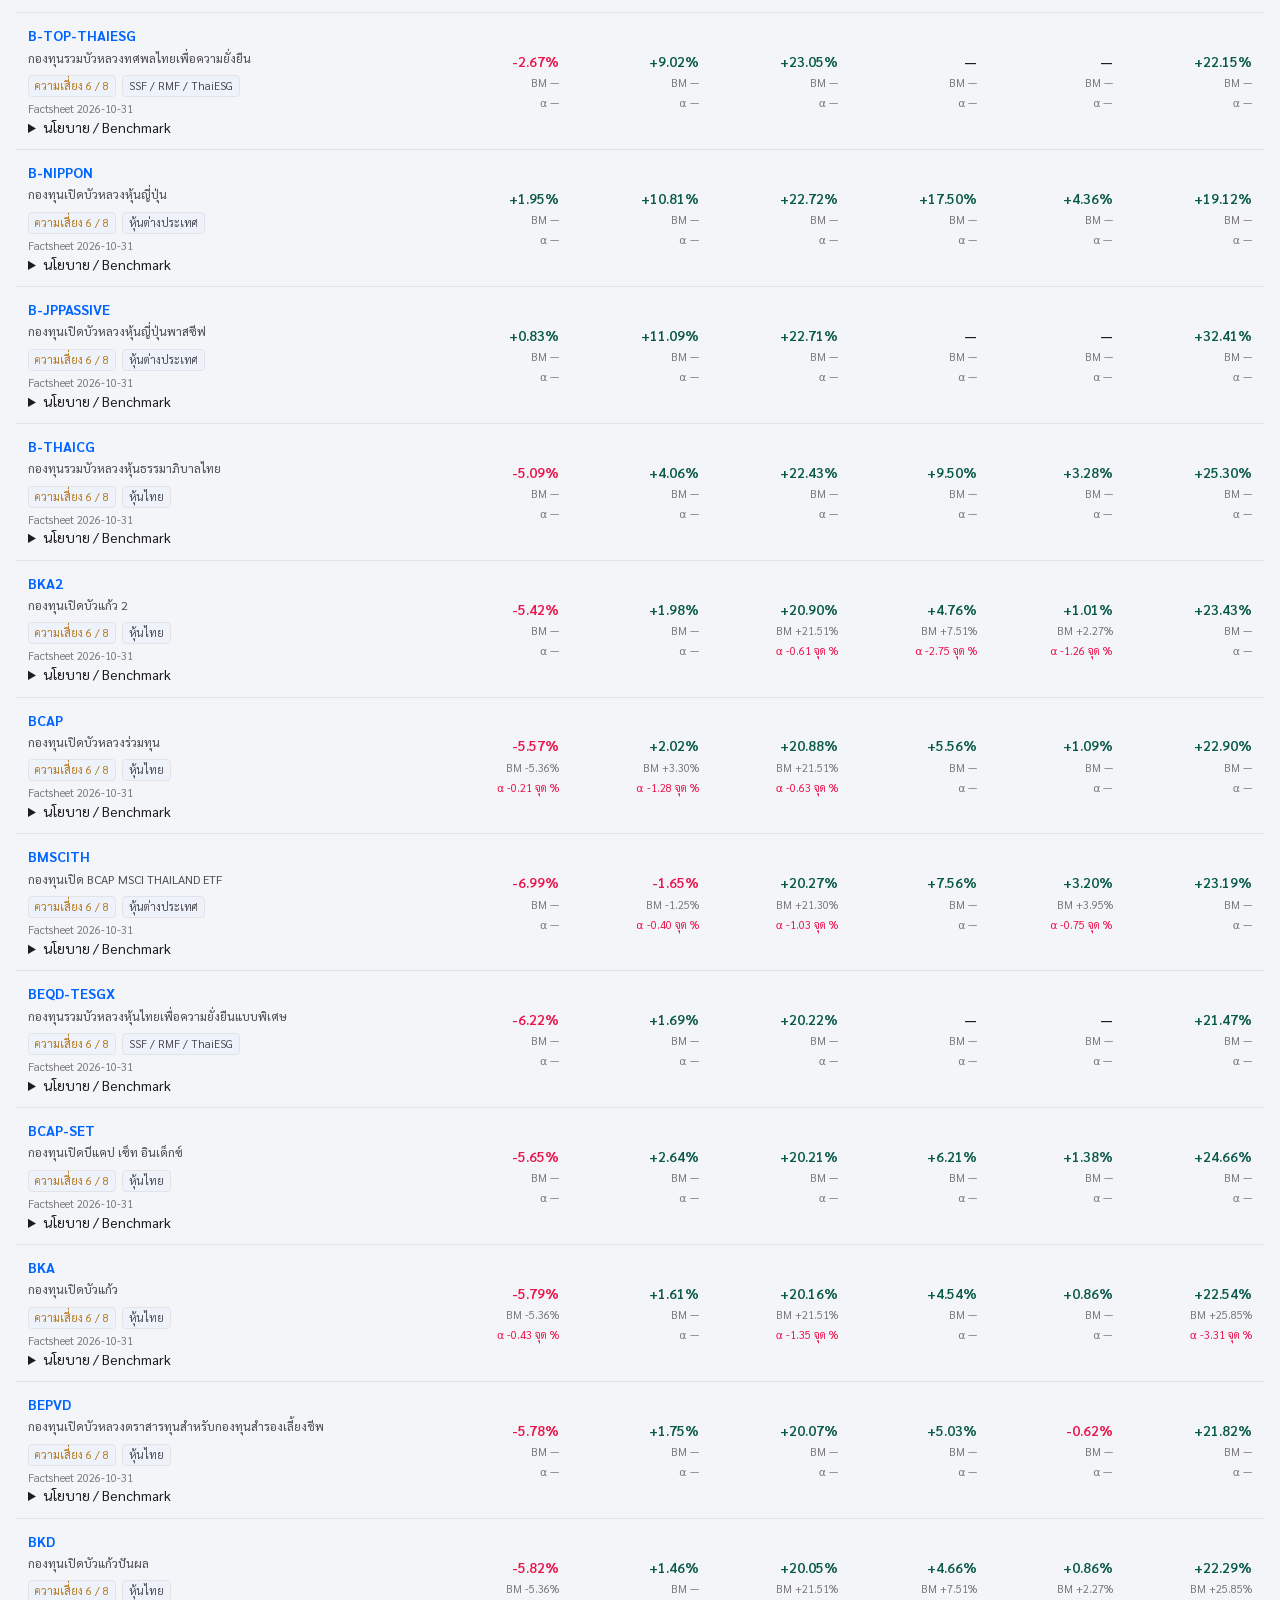
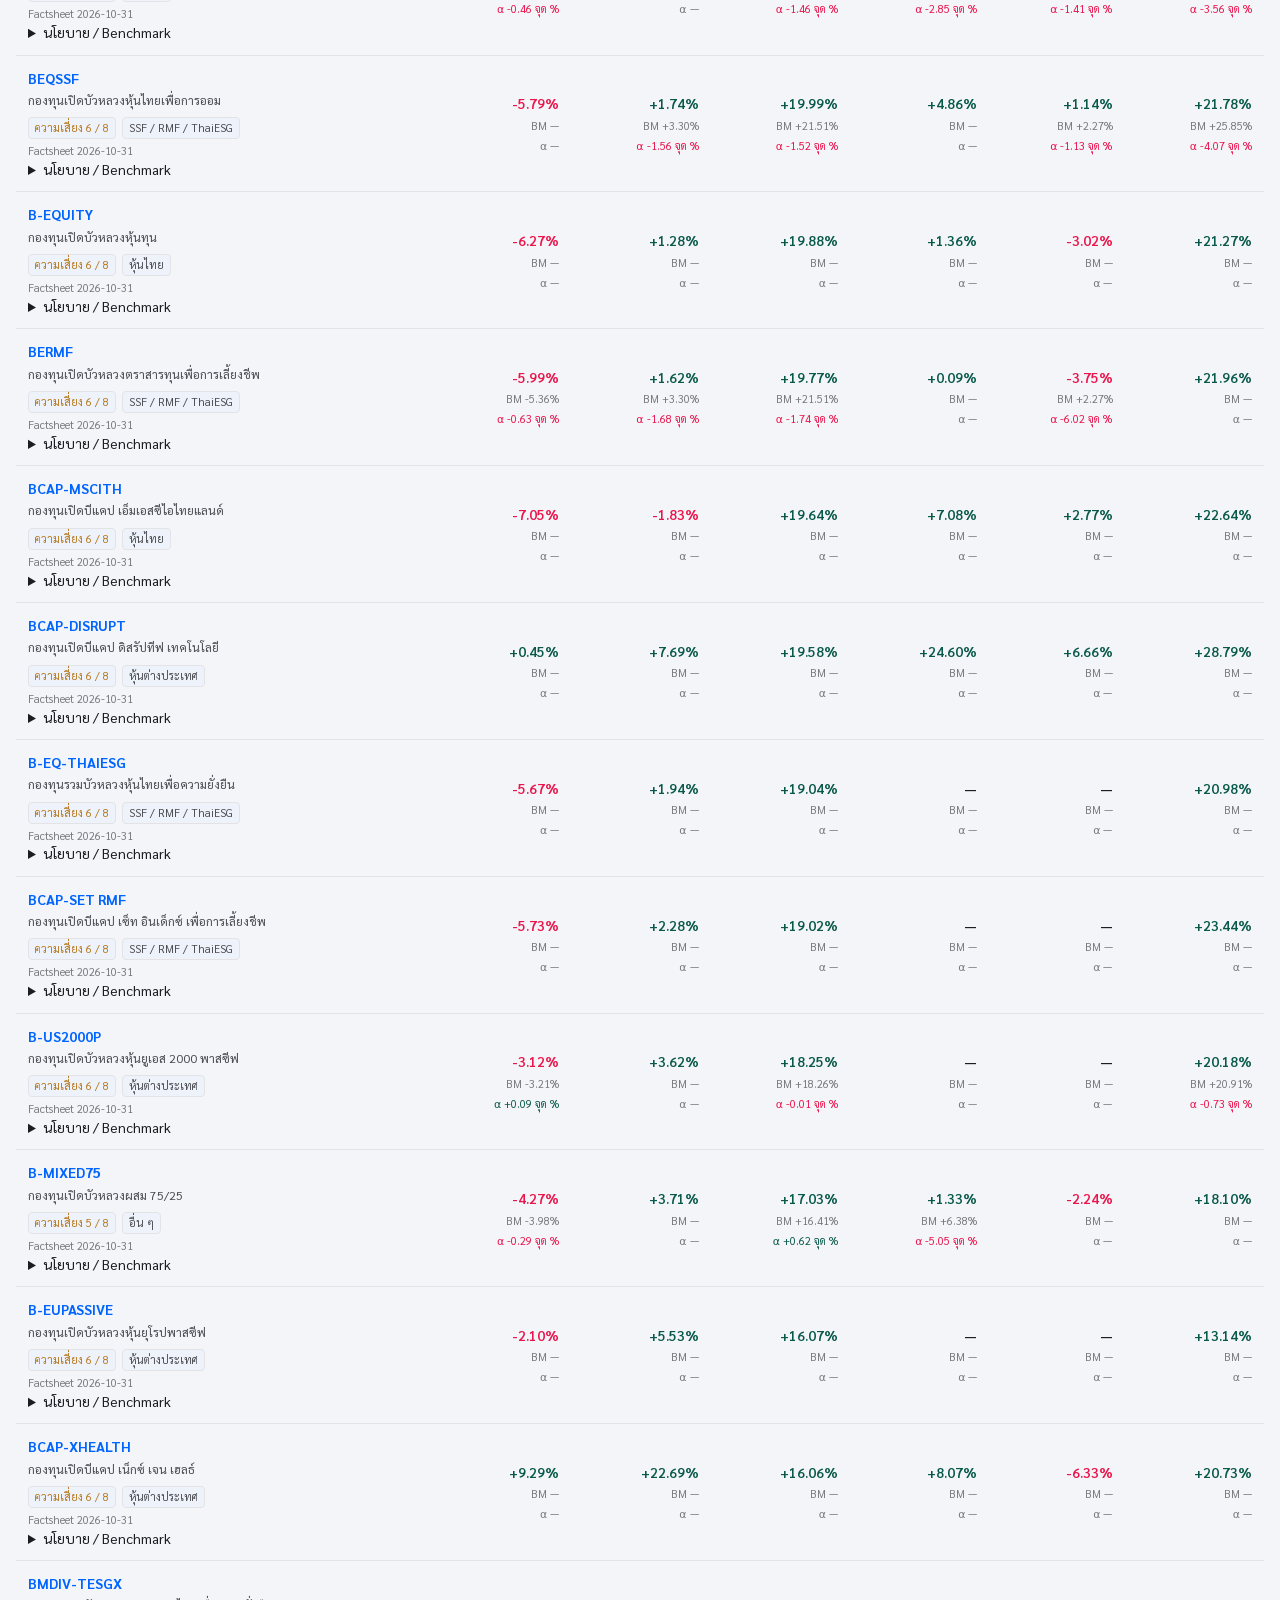
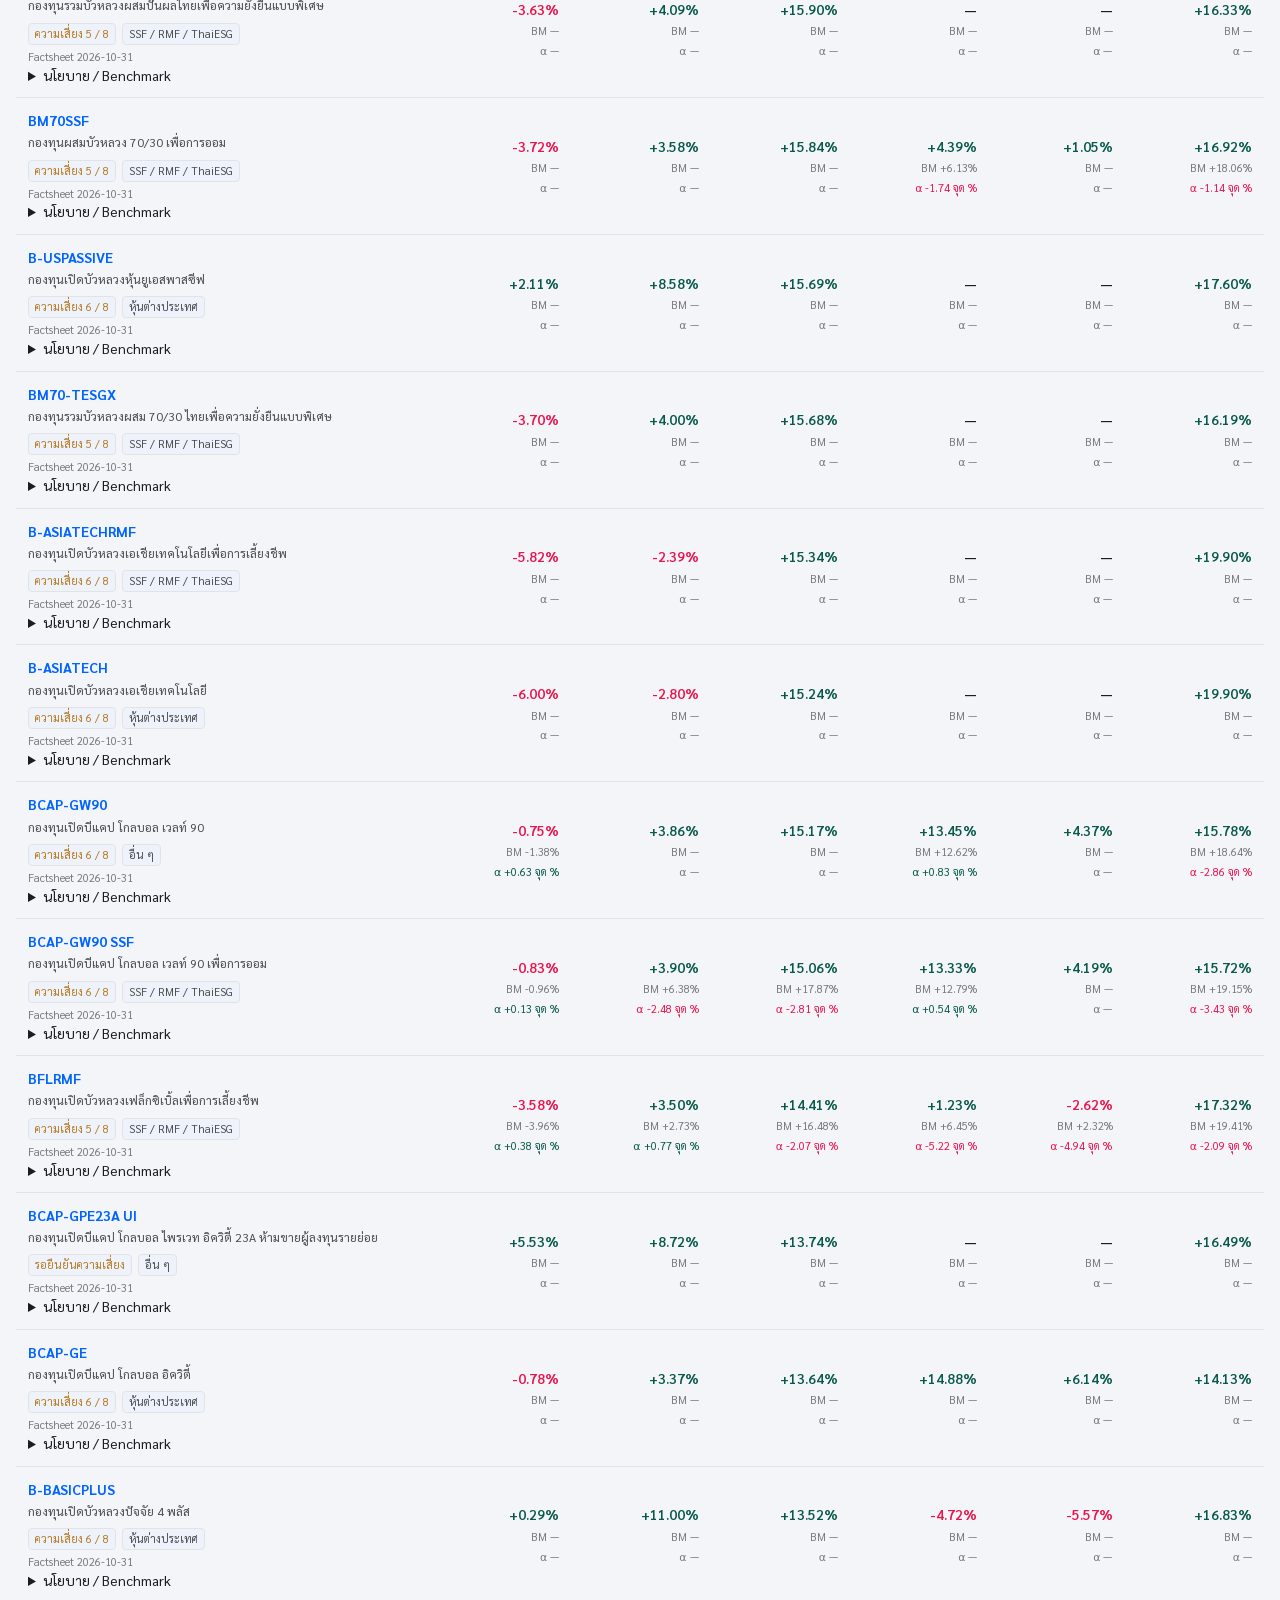
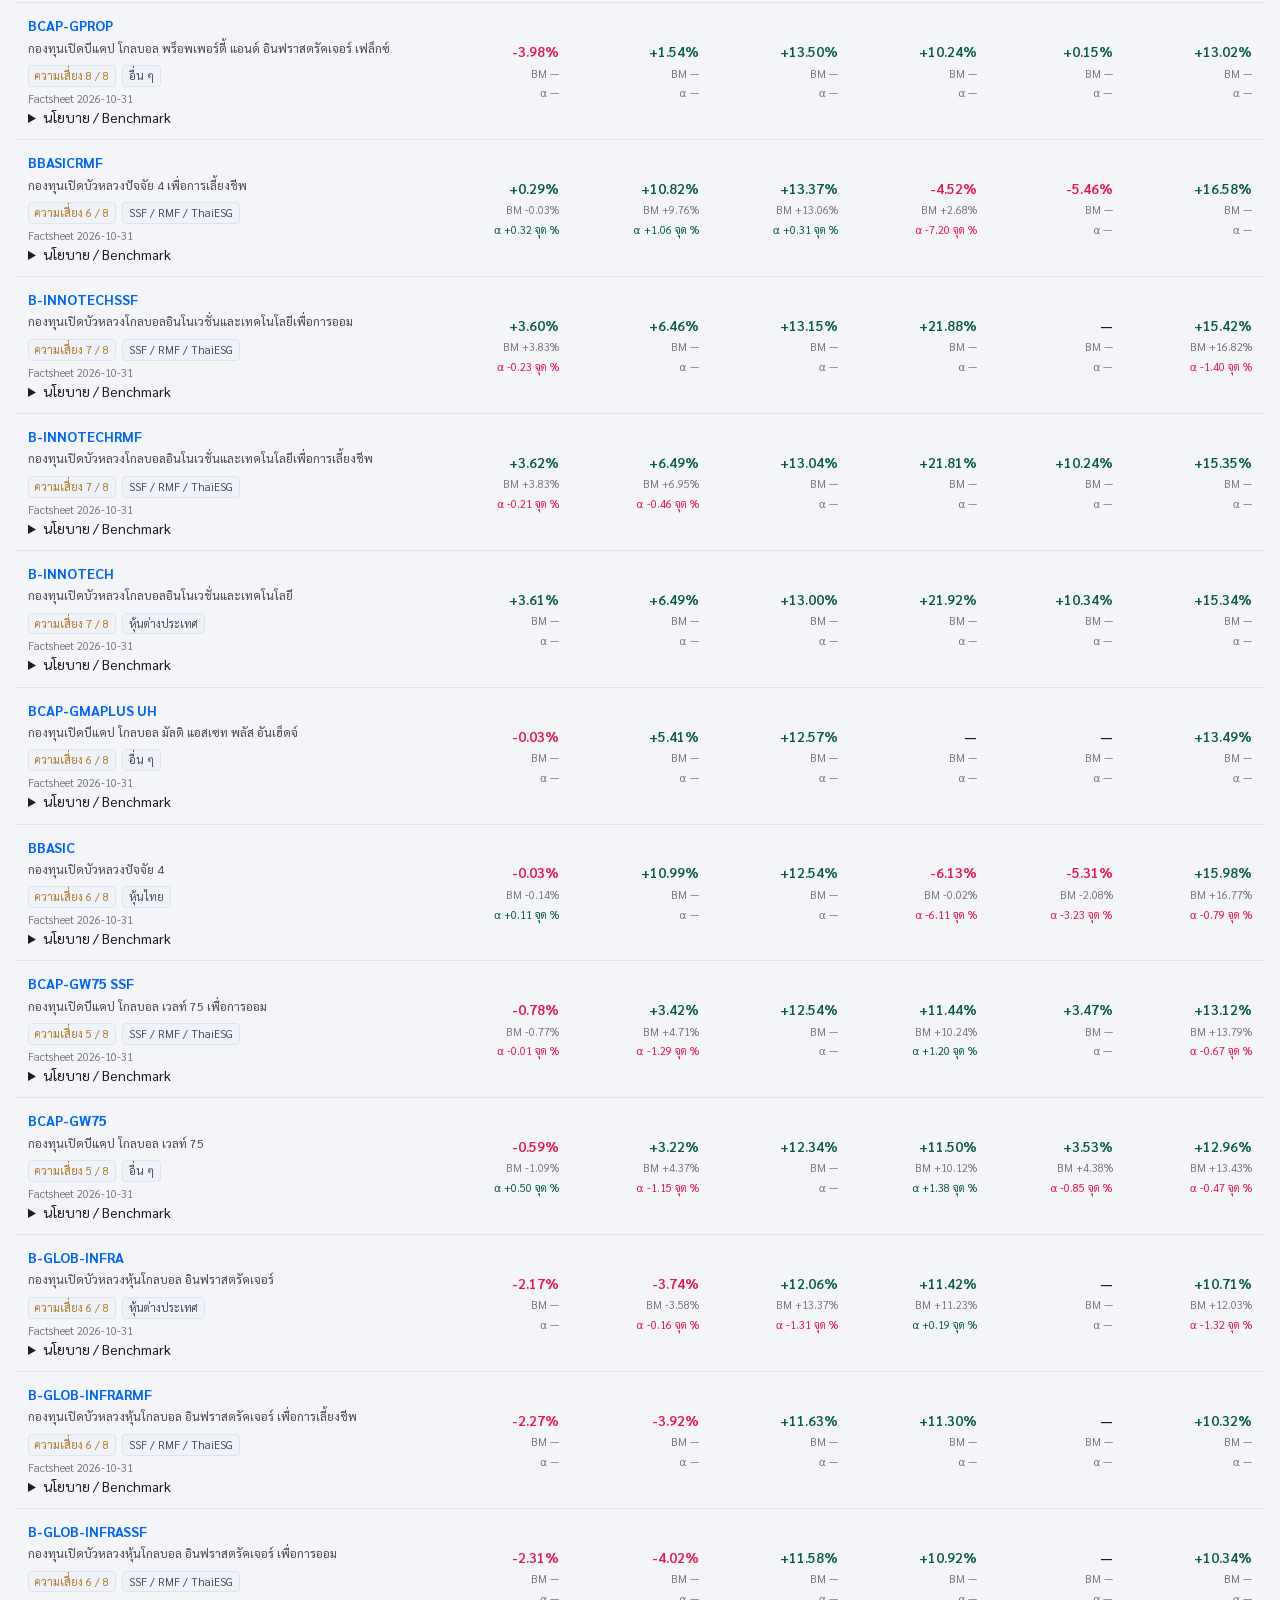
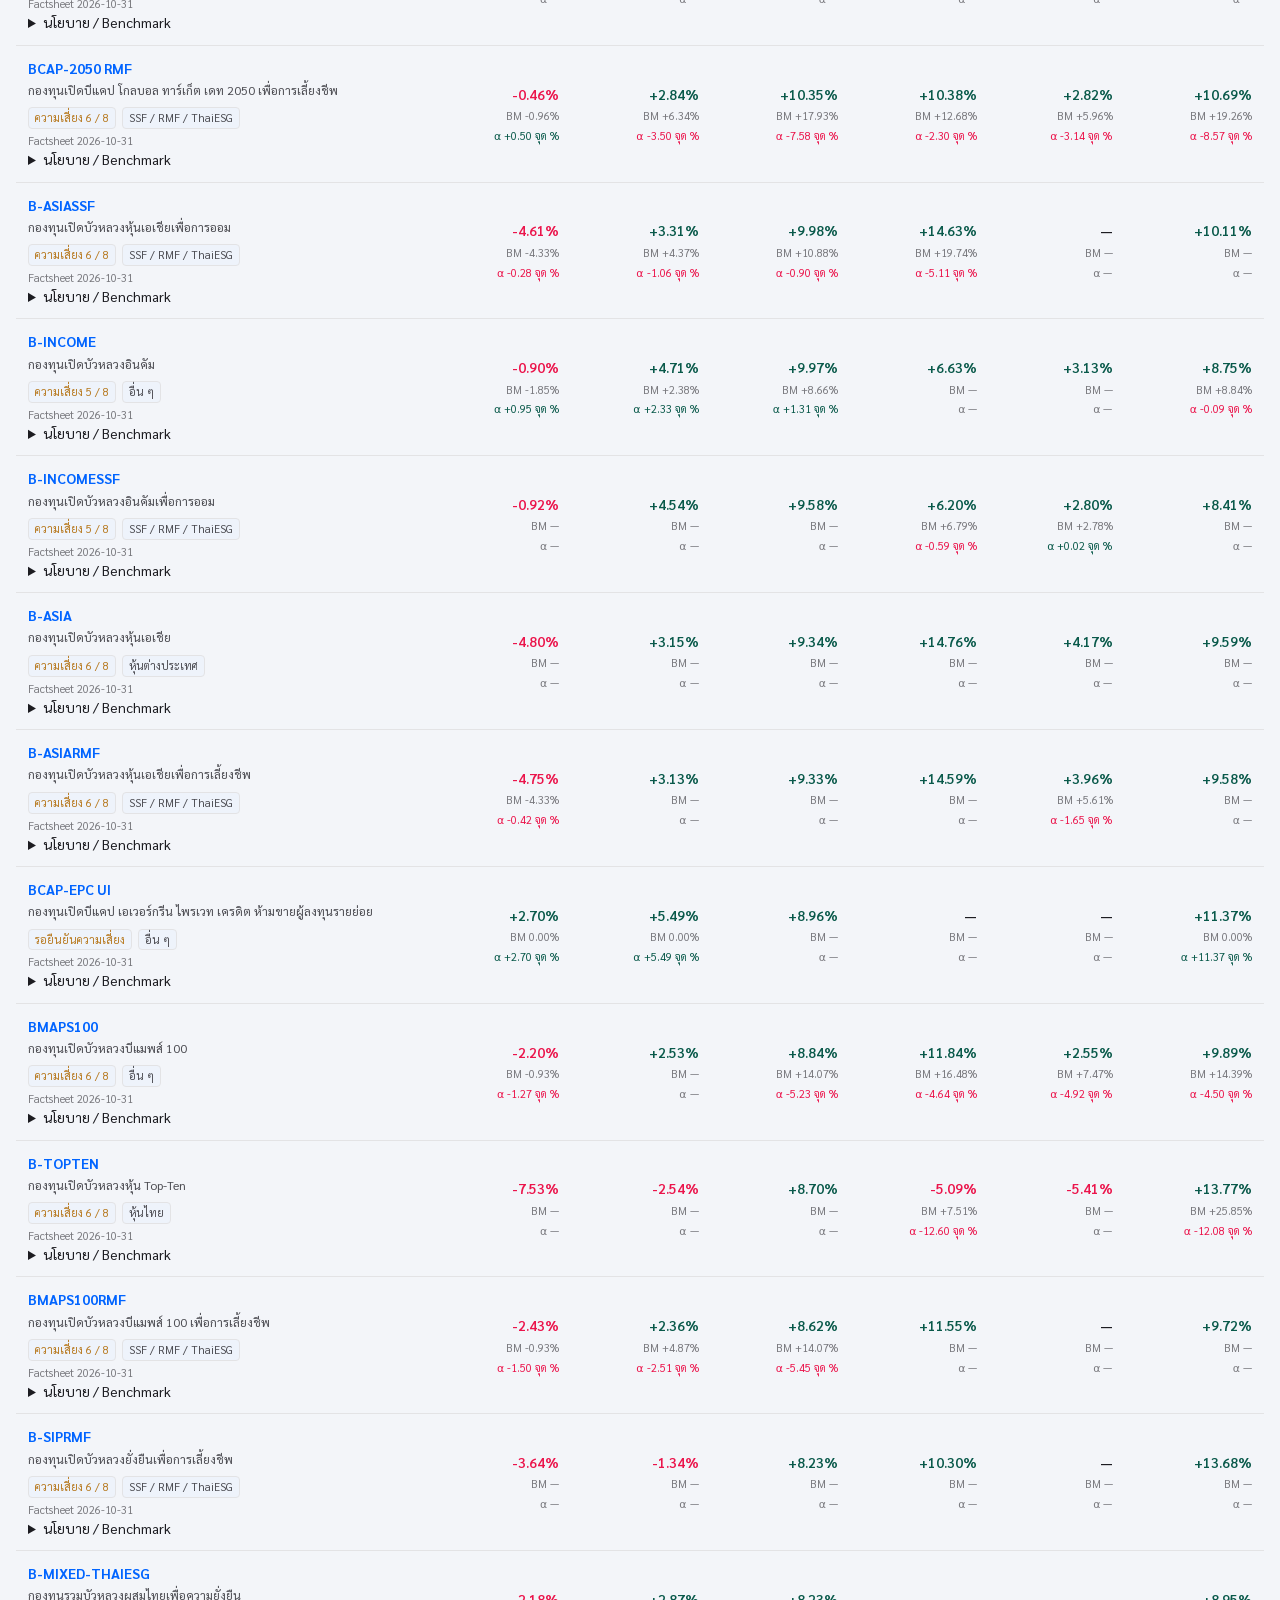
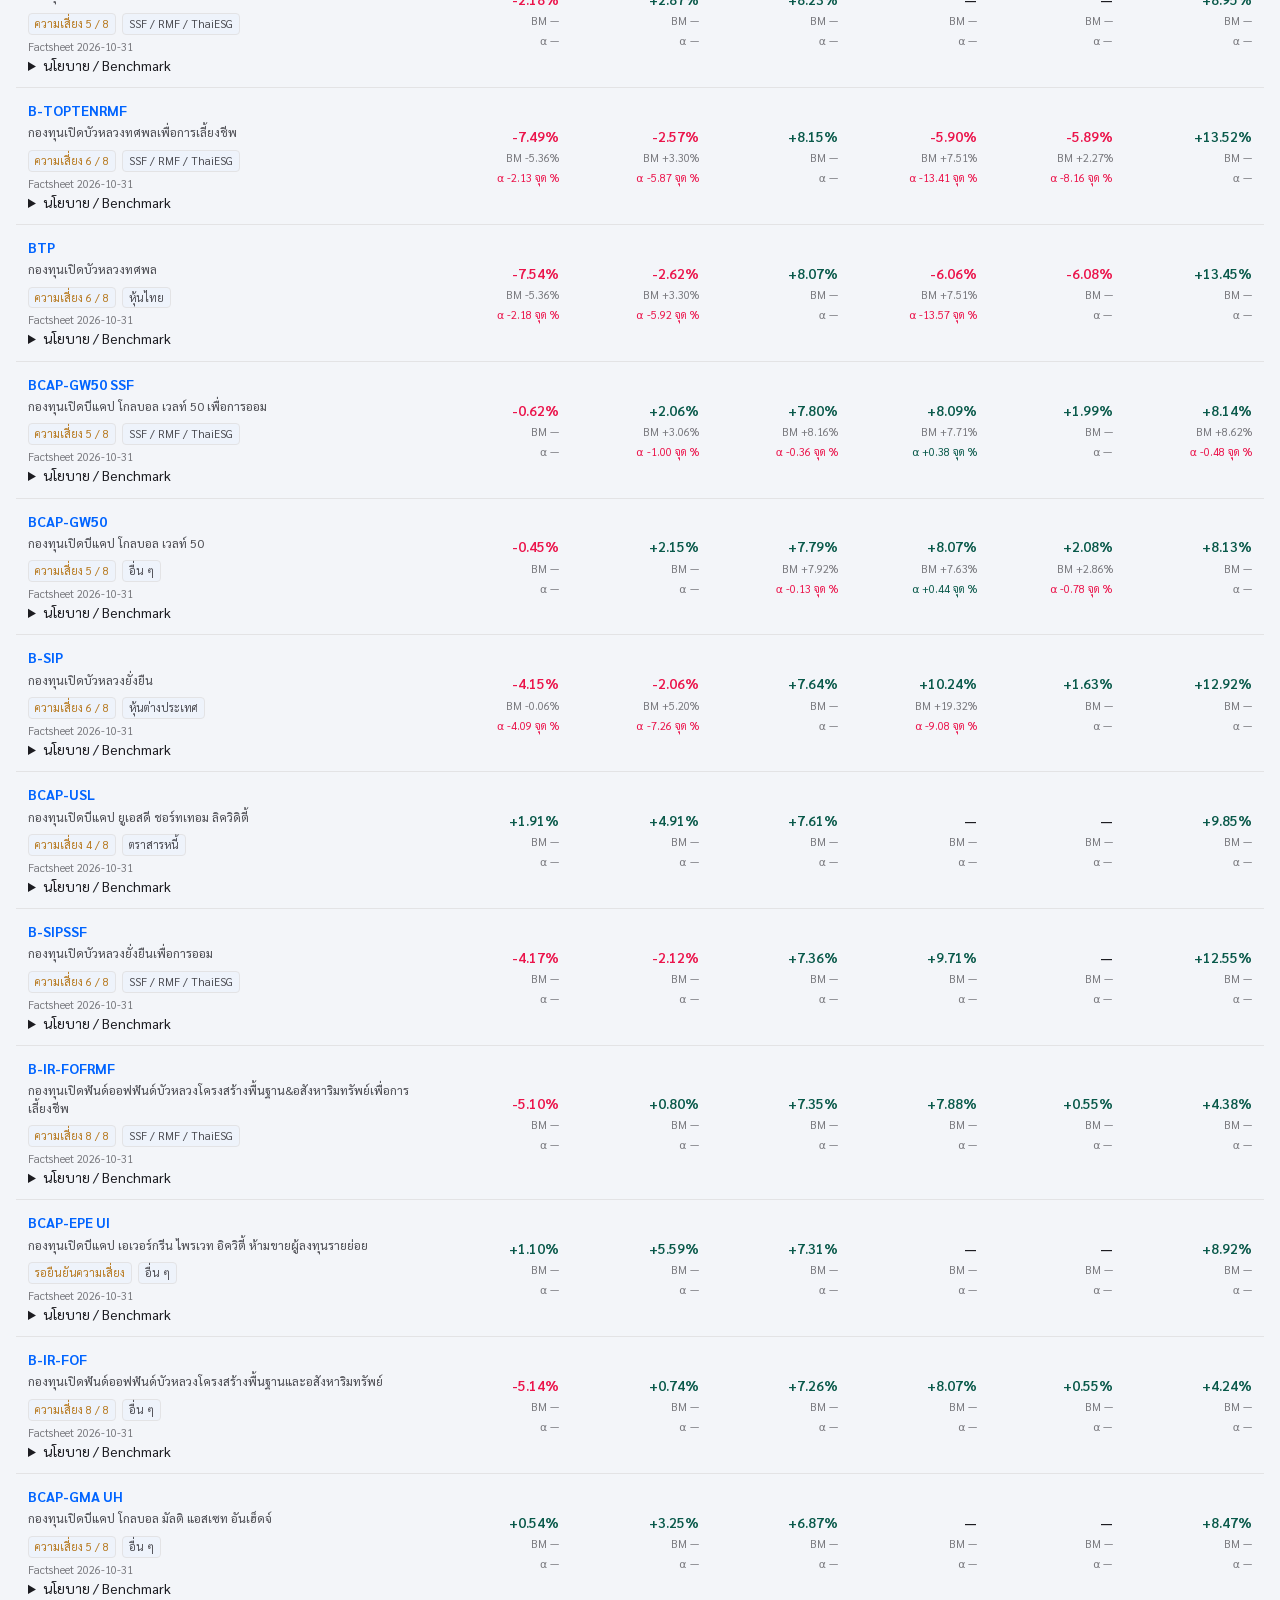
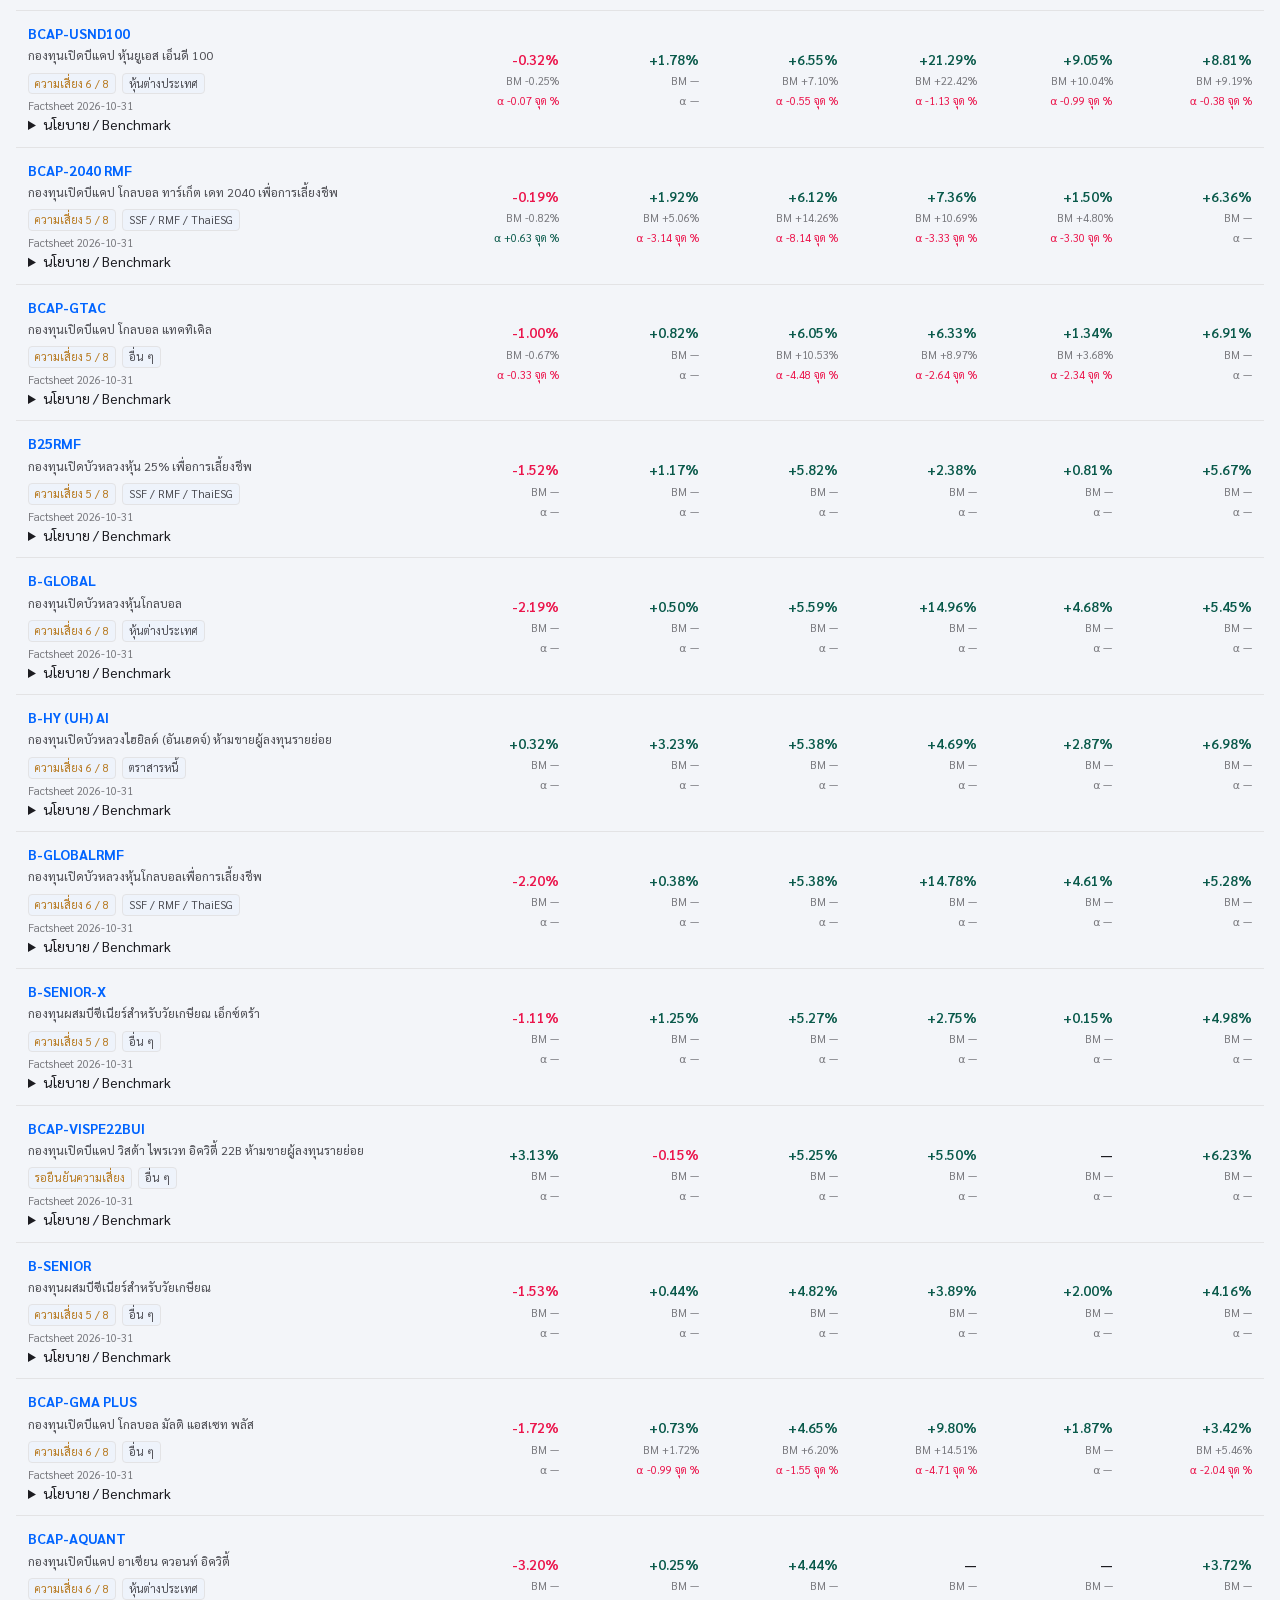
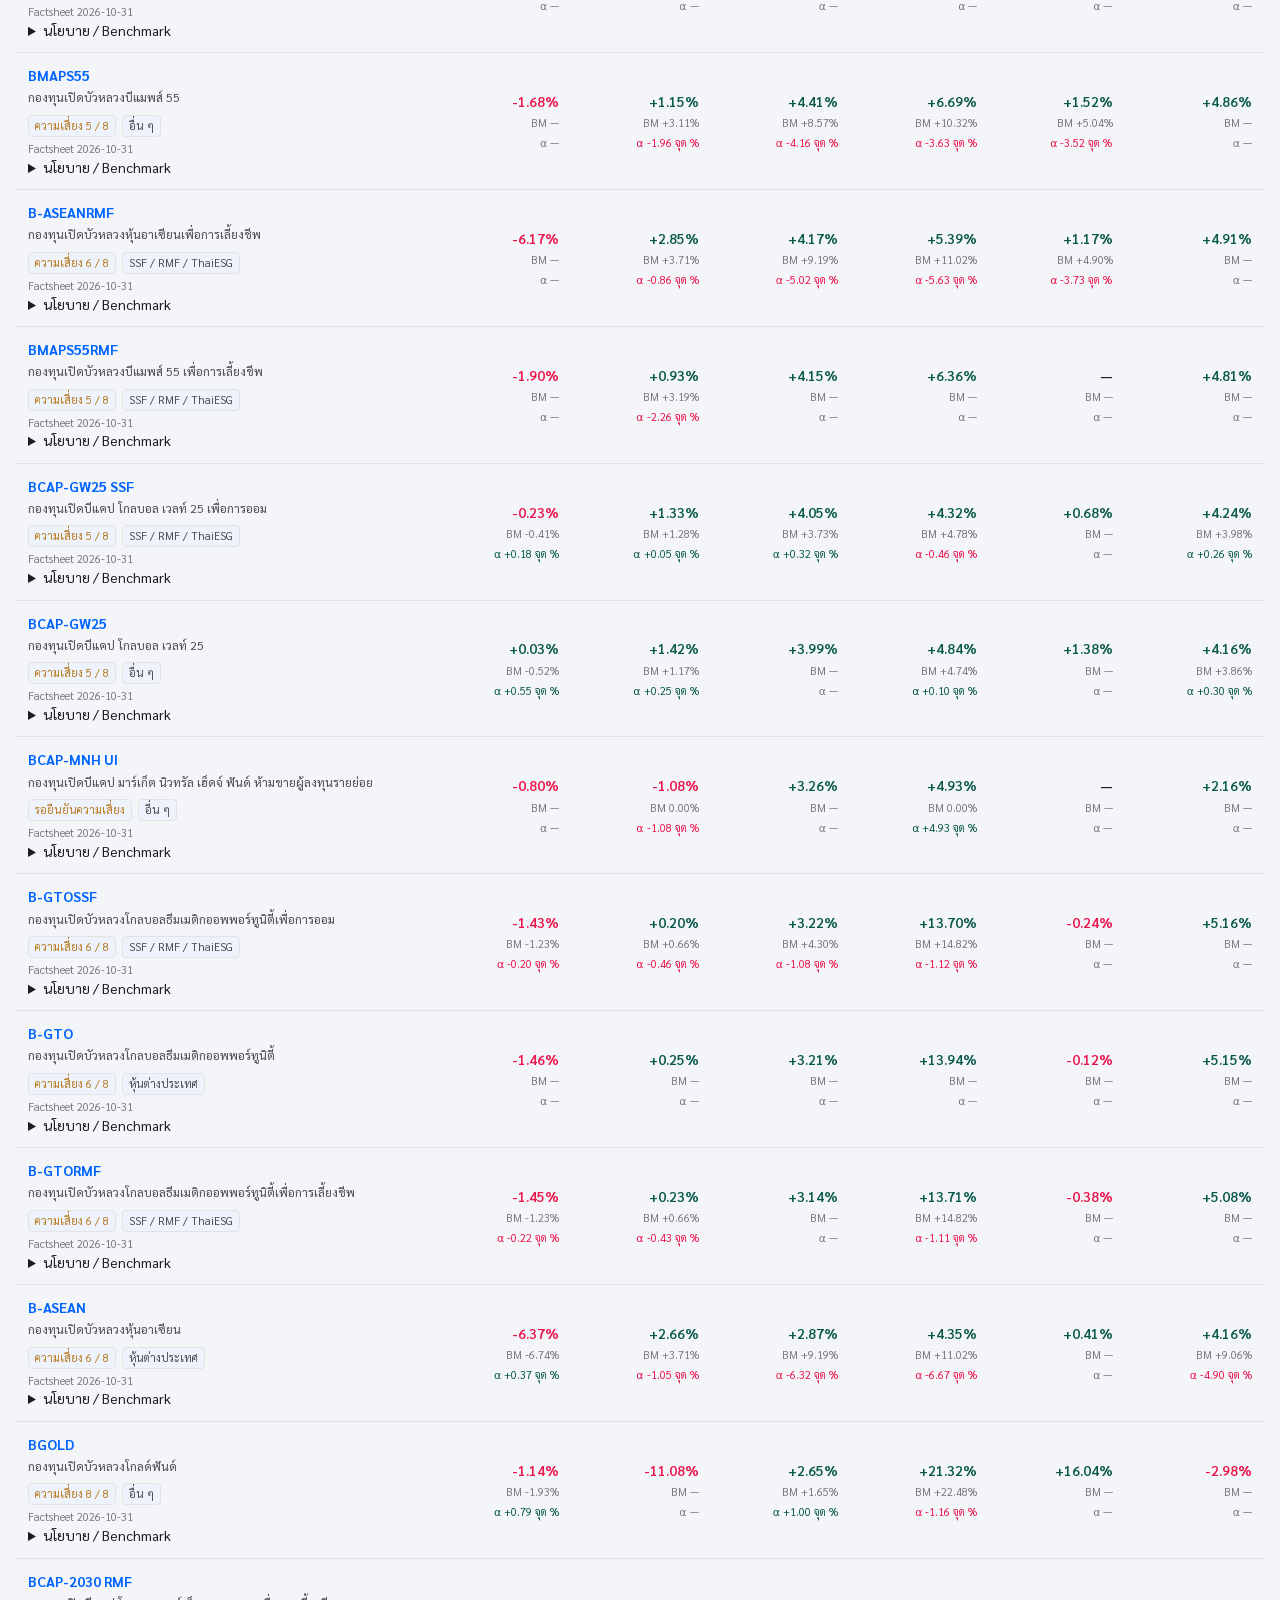
<file: public/dashboard/funds.html>
<!doctype html>
<html lang="th">
<head>
<meta charset="utf-8">
<meta name="viewport" content="width=device-width, initial-scale=1">
<title>BBLAM Fund Performance | กองทุนรวมบัวหลวง</title>
<meta name="description" content="ค้นหากองทุนรวมบัวหลวง เปรียบเทียบผลตอบแทนย้อนหลังกับ Benchmark และส่วนต่างอัลฟ่า จาก SEC Open Data">
<meta property="og:title" content="BBLAM Fund Performance | กองทุนรวมบัวหลวง">
<meta property="og:description" content="ผลตอบแทนกองทุนบัวหลวง 3 เดือนถึง 5 ปี พร้อมเกณฑ์มาตรฐาน ความเสี่ยง และนโยบายการลงทุน">
<meta property="og:type" content="website">
<meta name="twitter:card" content="summary_large_image">
<link rel="preconnect" href="https://fonts.googleapis.com">
<link rel="stylesheet" href="https://fonts.googleapis.com/css2?family=Sarabun:wght@400;500;600;700&display=swap">
<link rel="stylesheet" href="assets/style.css?v=20261120d">
<link rel="stylesheet" href="assets/funds.css?v=1">
</head>
<body class="fund-page">
<header class="masthead"><div class="mast-inner">
 <div class="brand"><span class="eyebrow">Fund Research · SEC Open Data</span><h1>กองทุนรวมบัวหลวง <span lang="en">BBLAM</span></h1></div>
 <div class="mast-meta"><div id="fund-asof">กำลังโหลดข้อมูล…</div><div>ตรวจข้อมูล 05:00, 09:00, 12:00, 15:00, 18:00 น.<br>จันทร์–เสาร์ เวลาไทย · Factsheet รายเดือน</div></div>
</div></header>
<nav class="secnav" aria-label="สลับหน้าการลงทุน"><div class="secnav-inner">
 <a href="index.html">🌐 ภาพรวมตลาดโลก</a><a href="funds.html" class="on" aria-current="page">📊 กองทุนบัวหลวง</a><a href="compare.html">📈 เปรียบเทียบกองทุน</a>
</div></nav>
<main class="wrap">
 <section class="fund-intro"><div><h2>Fund Performance</h2><p>ผลตอบแทนกองทุน · เกณฑ์มาตรฐาน · ส่วนต่างอัลฟ่า</p></div><img src="assets/mascot-elephant.png" alt="ช้างทองพิกเซล"></section>
 <div class="fund-status" id="fund-status" role="status">กำลังอ่านข้อมูลกองทุน…</div>
 <div class="fund-controls">
  <label class="fund-search" for="fund-search">ค้นหากองทุน<input id="fund-search" type="search" placeholder="B-INNOTECH, B-GLOBAL, BTP…" autocomplete="off"></label>
  <label class="fund-period" for="fund-period">เรียงตามผลตอบแทน มาก → น้อย<select id="fund-period"><option value="3M">3 เดือน</option><option value="6M">6 เดือน</option><option value="1Y" selected>1 ปี</option><option value="3Y">3 ปี (ต่อปี)</option><option value="5Y">5 ปี (ต่อปี)</option><option value="YTD">YTD</option></select></label>
 </div>
 <div class="fund-filters" role="group" aria-label="หมวดหมู่กองทุน">
  <label><input type="radio" name="category" value="all" checked>ทั้งหมด</label>
  <label><input type="radio" name="category" value="foreign">หุ้นต่างประเทศ (Global / Tech / Asia)</label>
  <label><input type="radio" name="category" value="thai">หุ้นไทย</label>
  <label><input type="radio" name="category" value="bond">กองทุนตราสารหนี้</label>
  <label><input type="radio" name="category" value="tax">กองทุนลดหย่อนภาษี (SSF / RMF / ThaiESG)</label>
  <label><input type="radio" name="category" value="other">อื่น ๆ</label>
 </div>
 <section aria-label="ผลตอบแทนกองทุน">
  <div class="fund-results-head"><h2 id="fund-count" aria-live="polite">กำลังโหลด…</h2><div class="fund-view" role="group" aria-label="รูปแบบแสดงผล"><label><input type="radio" name="view" value="table" checked>▤ ตาราง</label><label><input type="radio" name="view" value="cards">▦ การ์ด</label></div></div>
  <div class="scroll-x" id="fund-table-wrap"><table class="sum" id="fund-table" aria-label="ผลตอบแทนกองทุนเทียบ Benchmark"></table></div>
  <div class="fund-cards" id="fund-cards" hidden></div>
  <div class="fund-empty" id="fund-empty" hidden>ไม่พบกองทุนที่ตรงกับคำค้นและหมวดหมู่</div>
 </section>
 <p class="fund-note">BM = Benchmark (เกณฑ์มาตรฐาน) · α = ผลตอบแทนกองทุน − Benchmark หน่วยจุดเปอร์เซ็นต์ ไม่ใช่อัลฟ่าที่ปรับความเสี่ยงแล้ว<br>3 เดือน, 6 เดือน, 1 ปี และ YTD เป็นผลตอบแทนช่วงเวลา · 3 ปีและ 5 ปีเป็นผลตอบแทนเฉลี่ยต่อปีตาม Factsheet · — = ไม่มีข้อมูลที่ยืนยัน / ข้อมูลไม่เพียงพอ<br>ผลการดำเนินงานในอดีตไม่ได้ยืนยันผลตอบแทนในอนาคต กองทุนลดหย่อนภาษีมีเงื่อนไขสิทธิและระยะเวลาถือครอง ควรอ่านหนังสือชี้ชวนก่อนลงทุน</p>
 <footer class="foot">ที่มา: <a href="https://secopendata.sec.or.th/" target="_blank" rel="noopener">SEC Open Data</a> · <a href="https://www.bblam.co.th/" target="_blank" rel="noopener">บลจ.บัวหลวง</a> · ไม่ใช่เว็บไซต์ทางการของ BBLAM</footer>
</main>
<script src="assets/funds.js?v=1"></script>
</body>
</html>
</file>
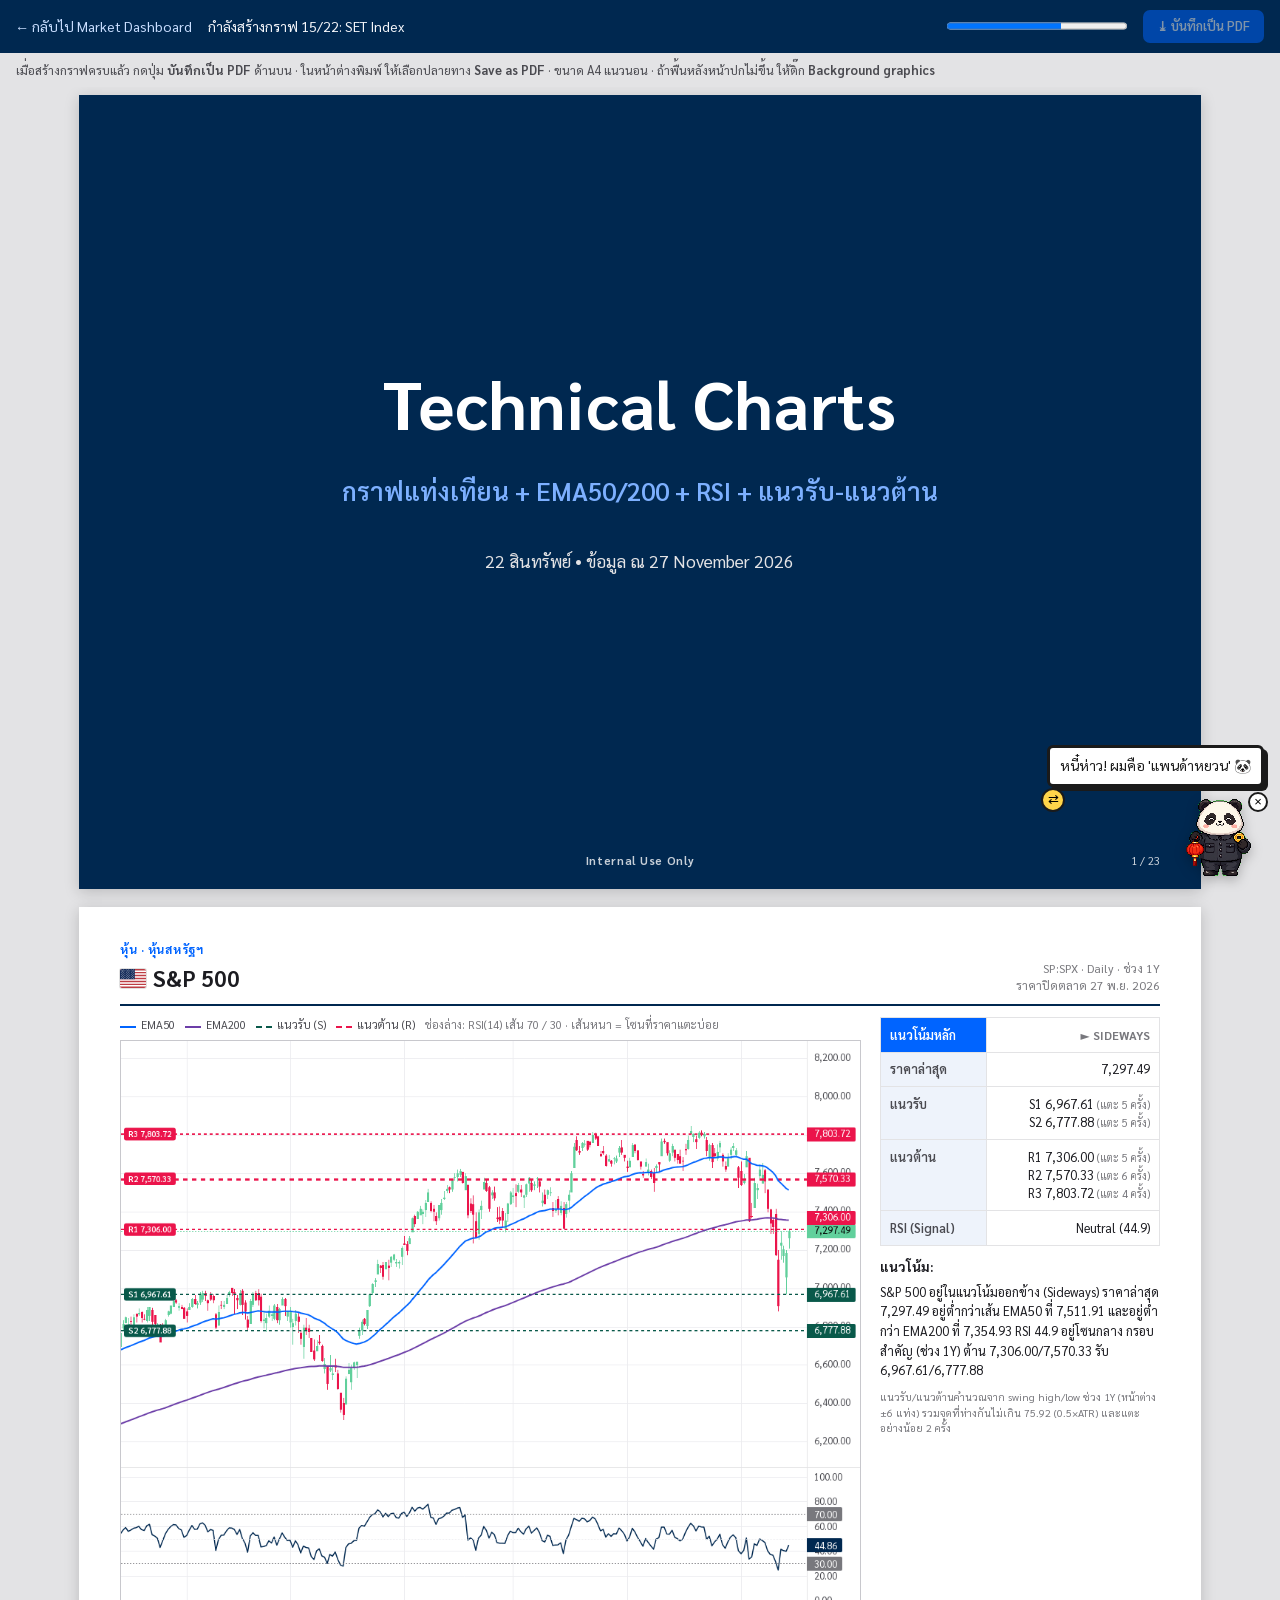
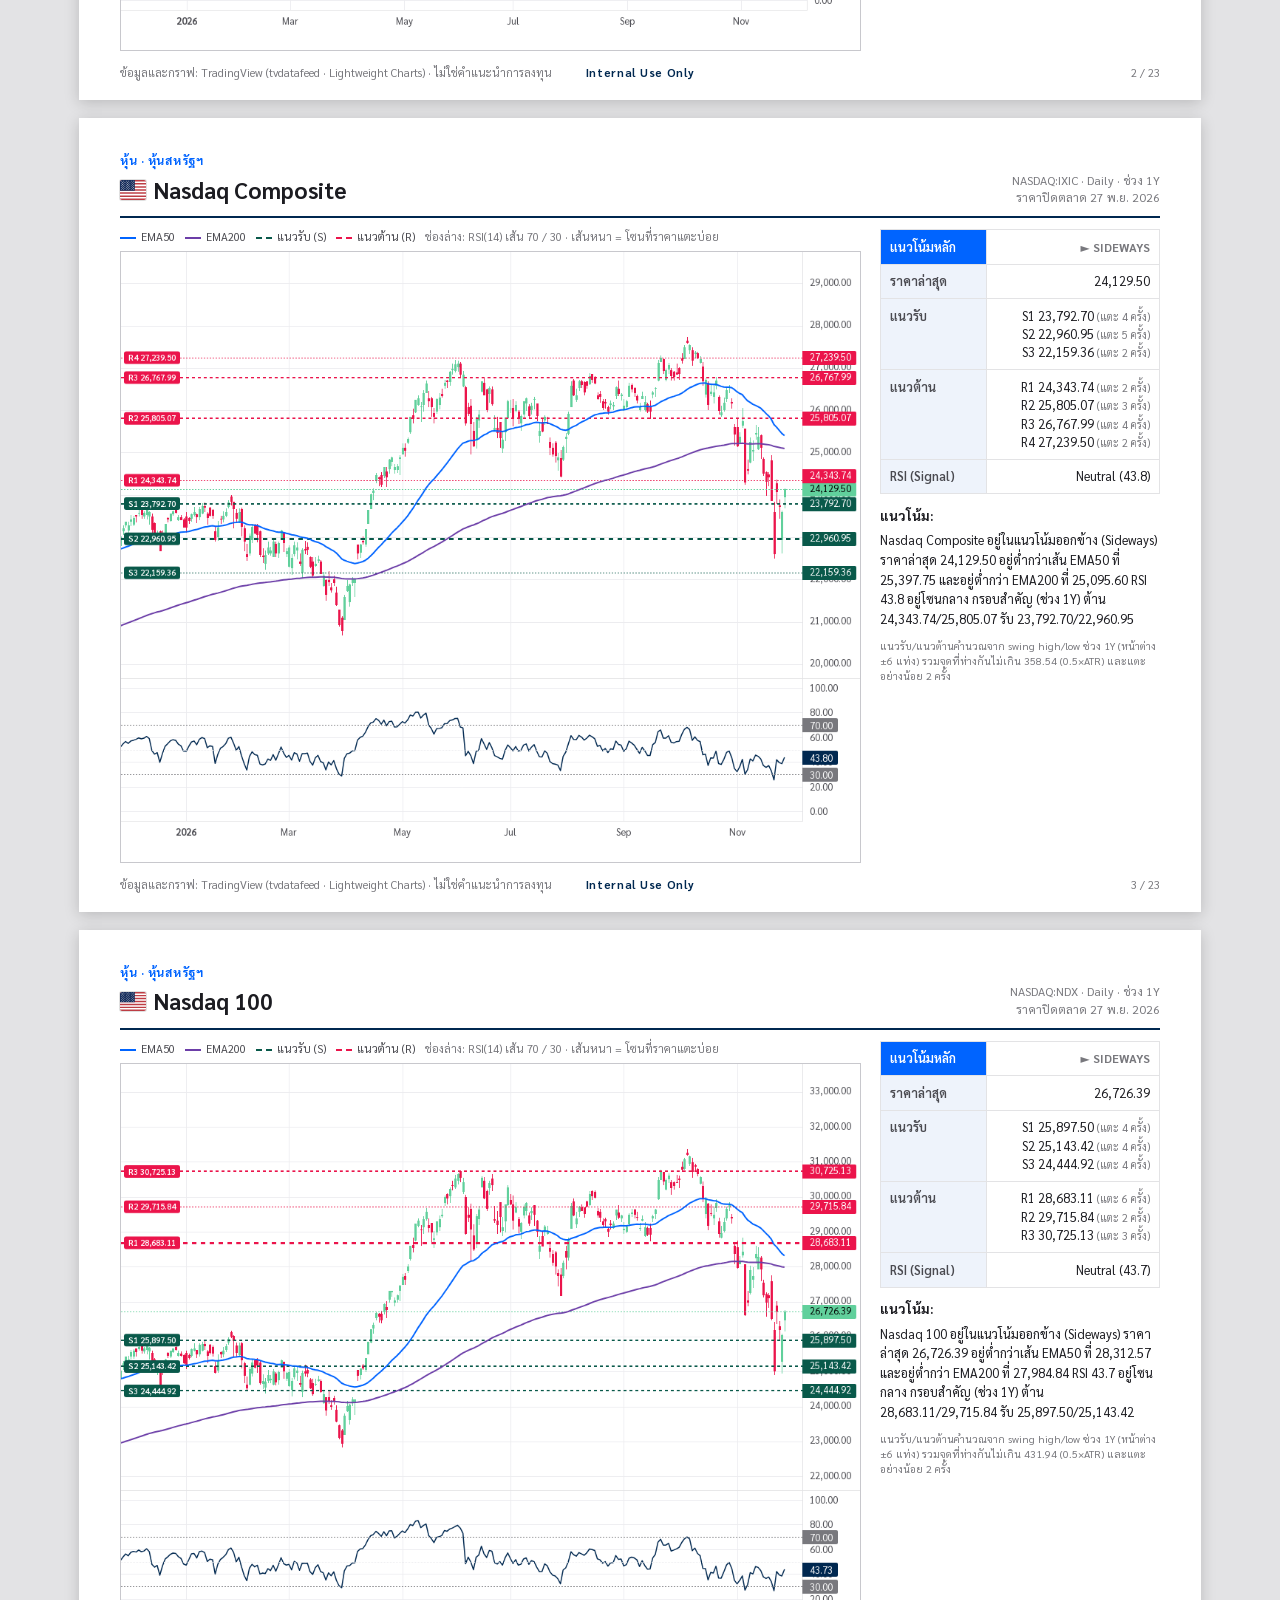
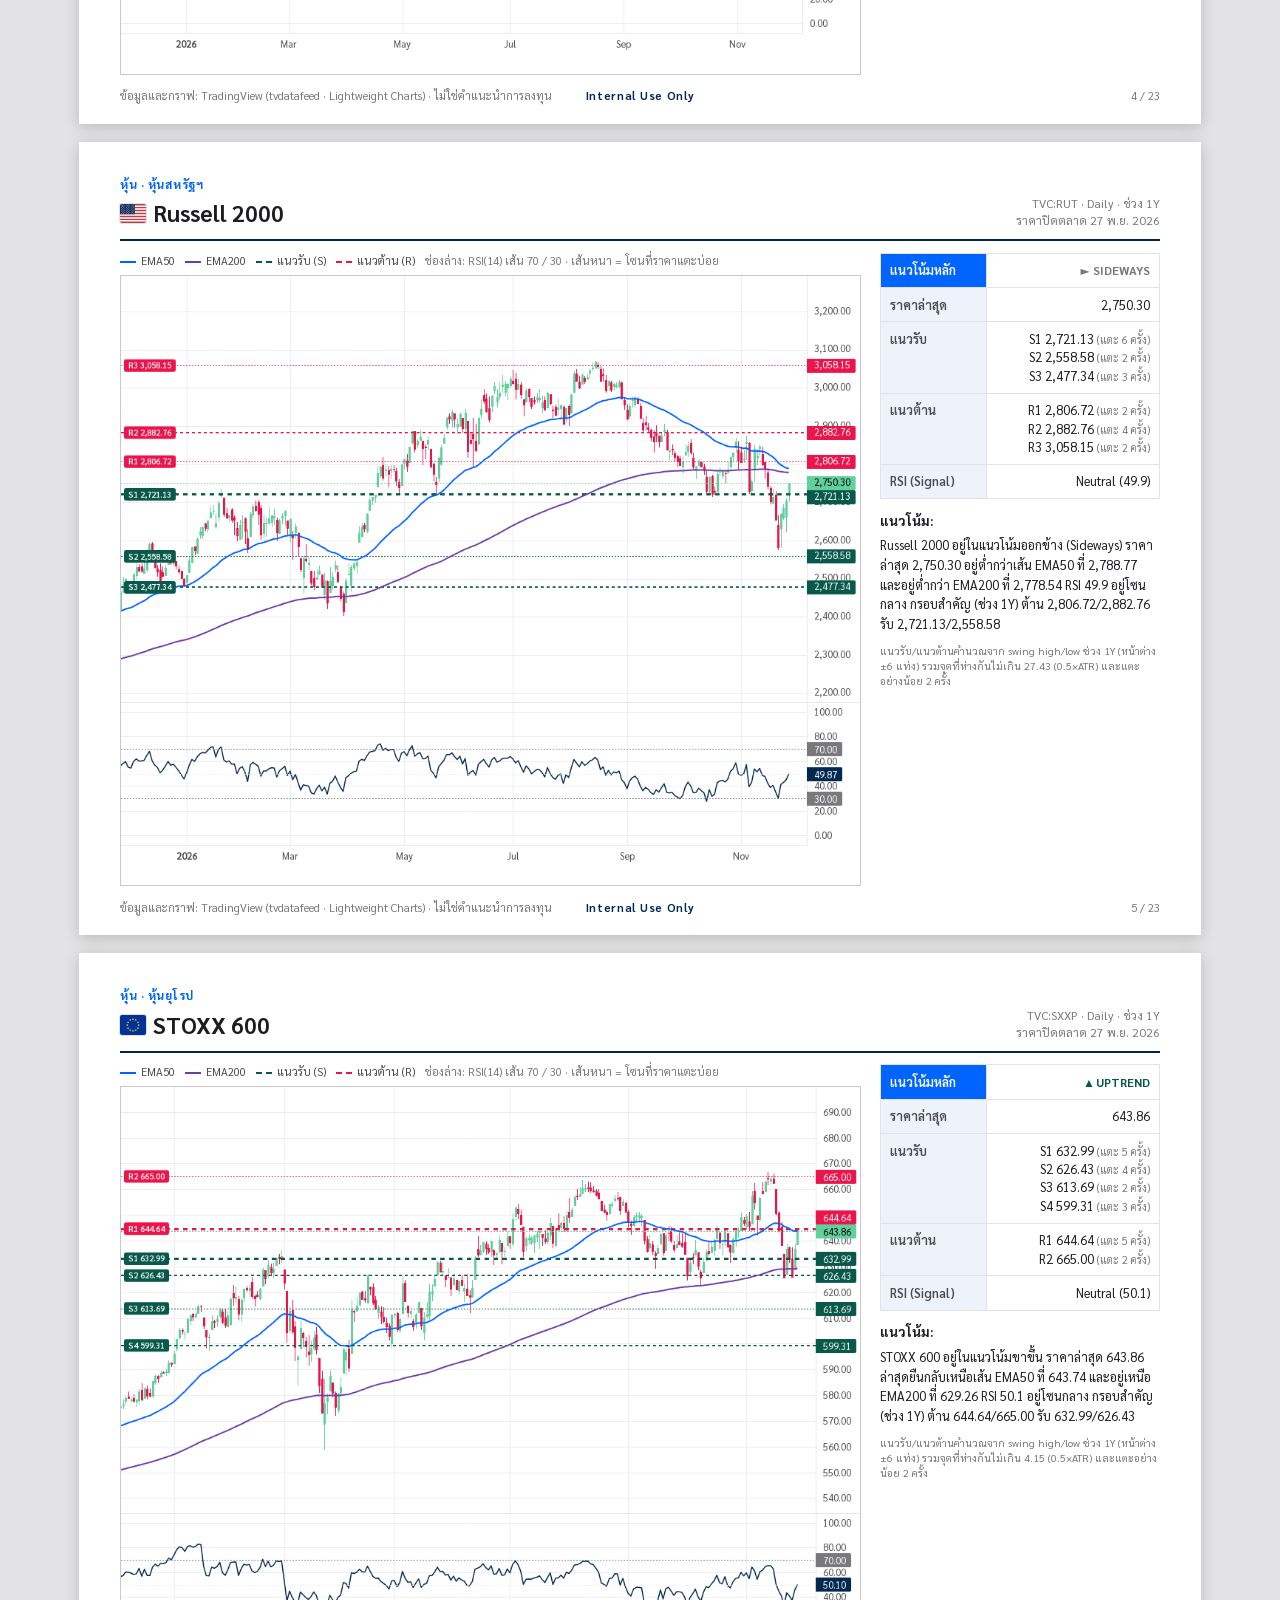
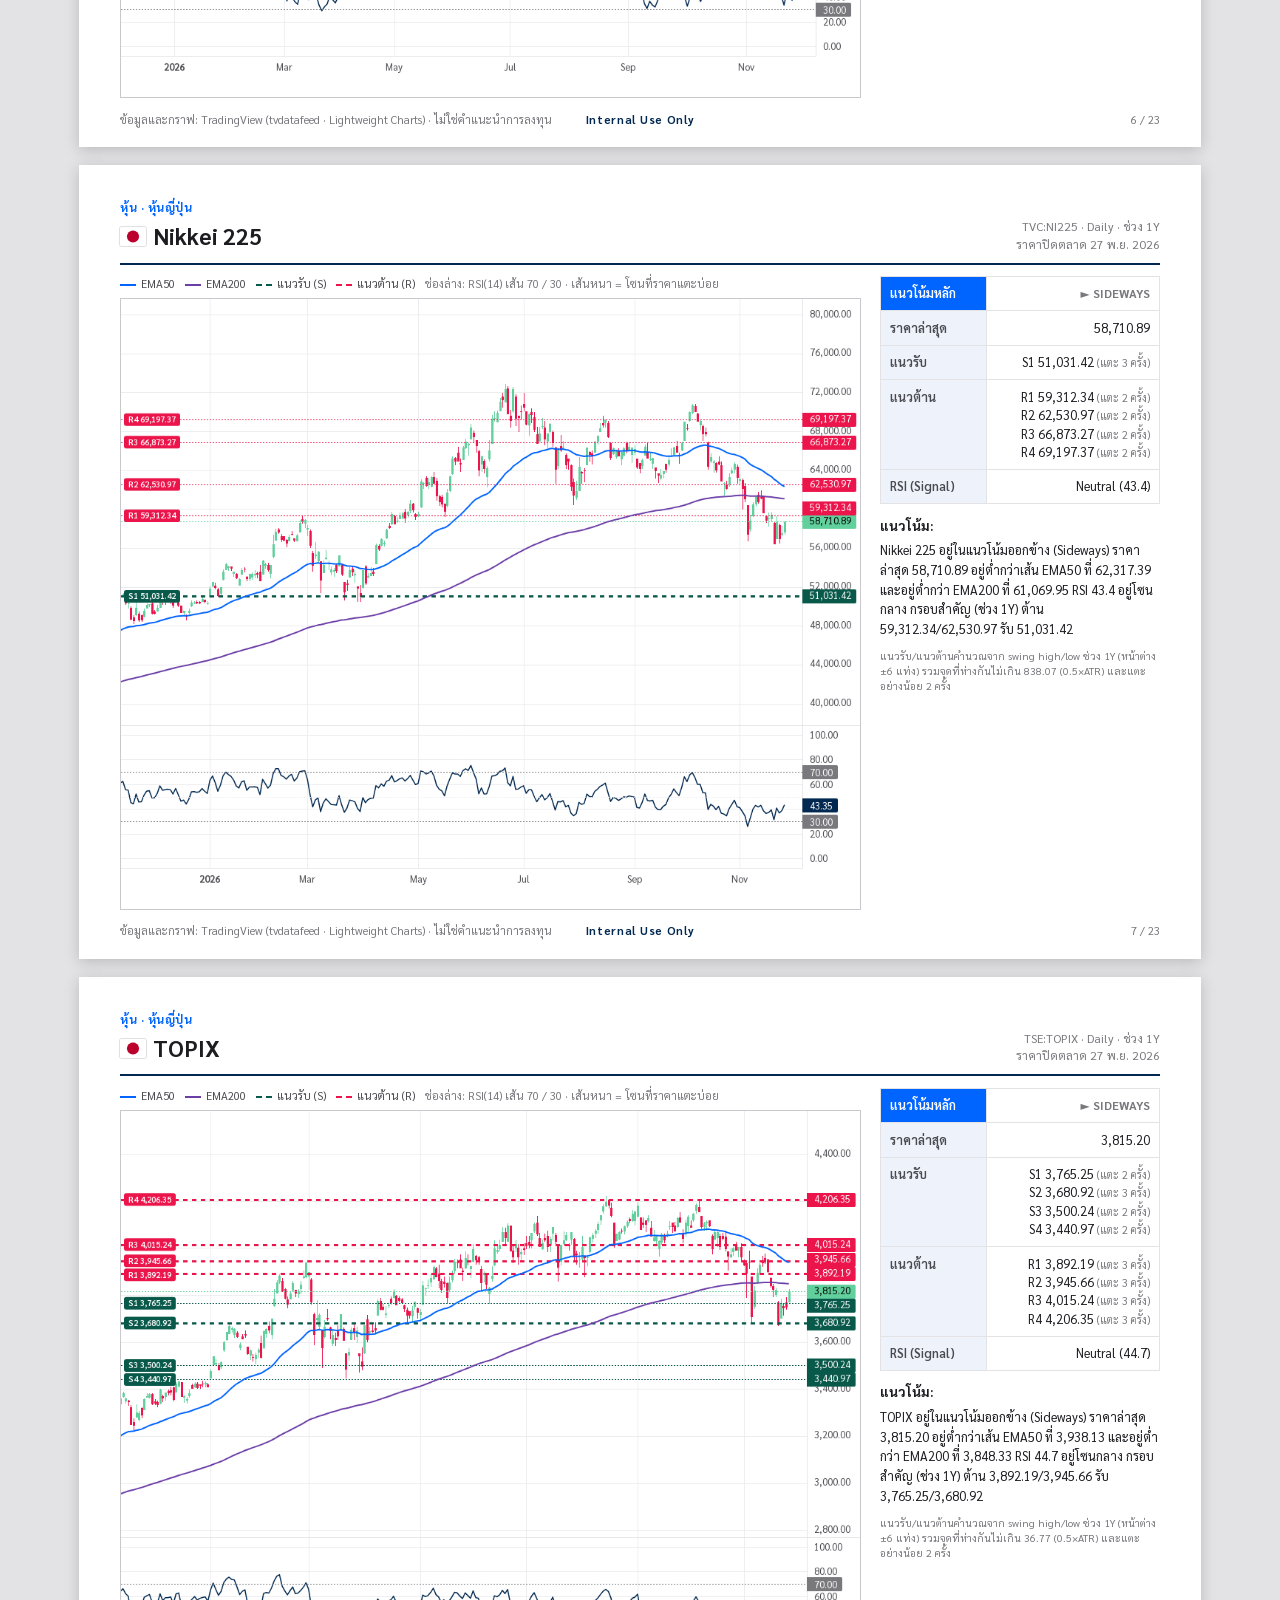
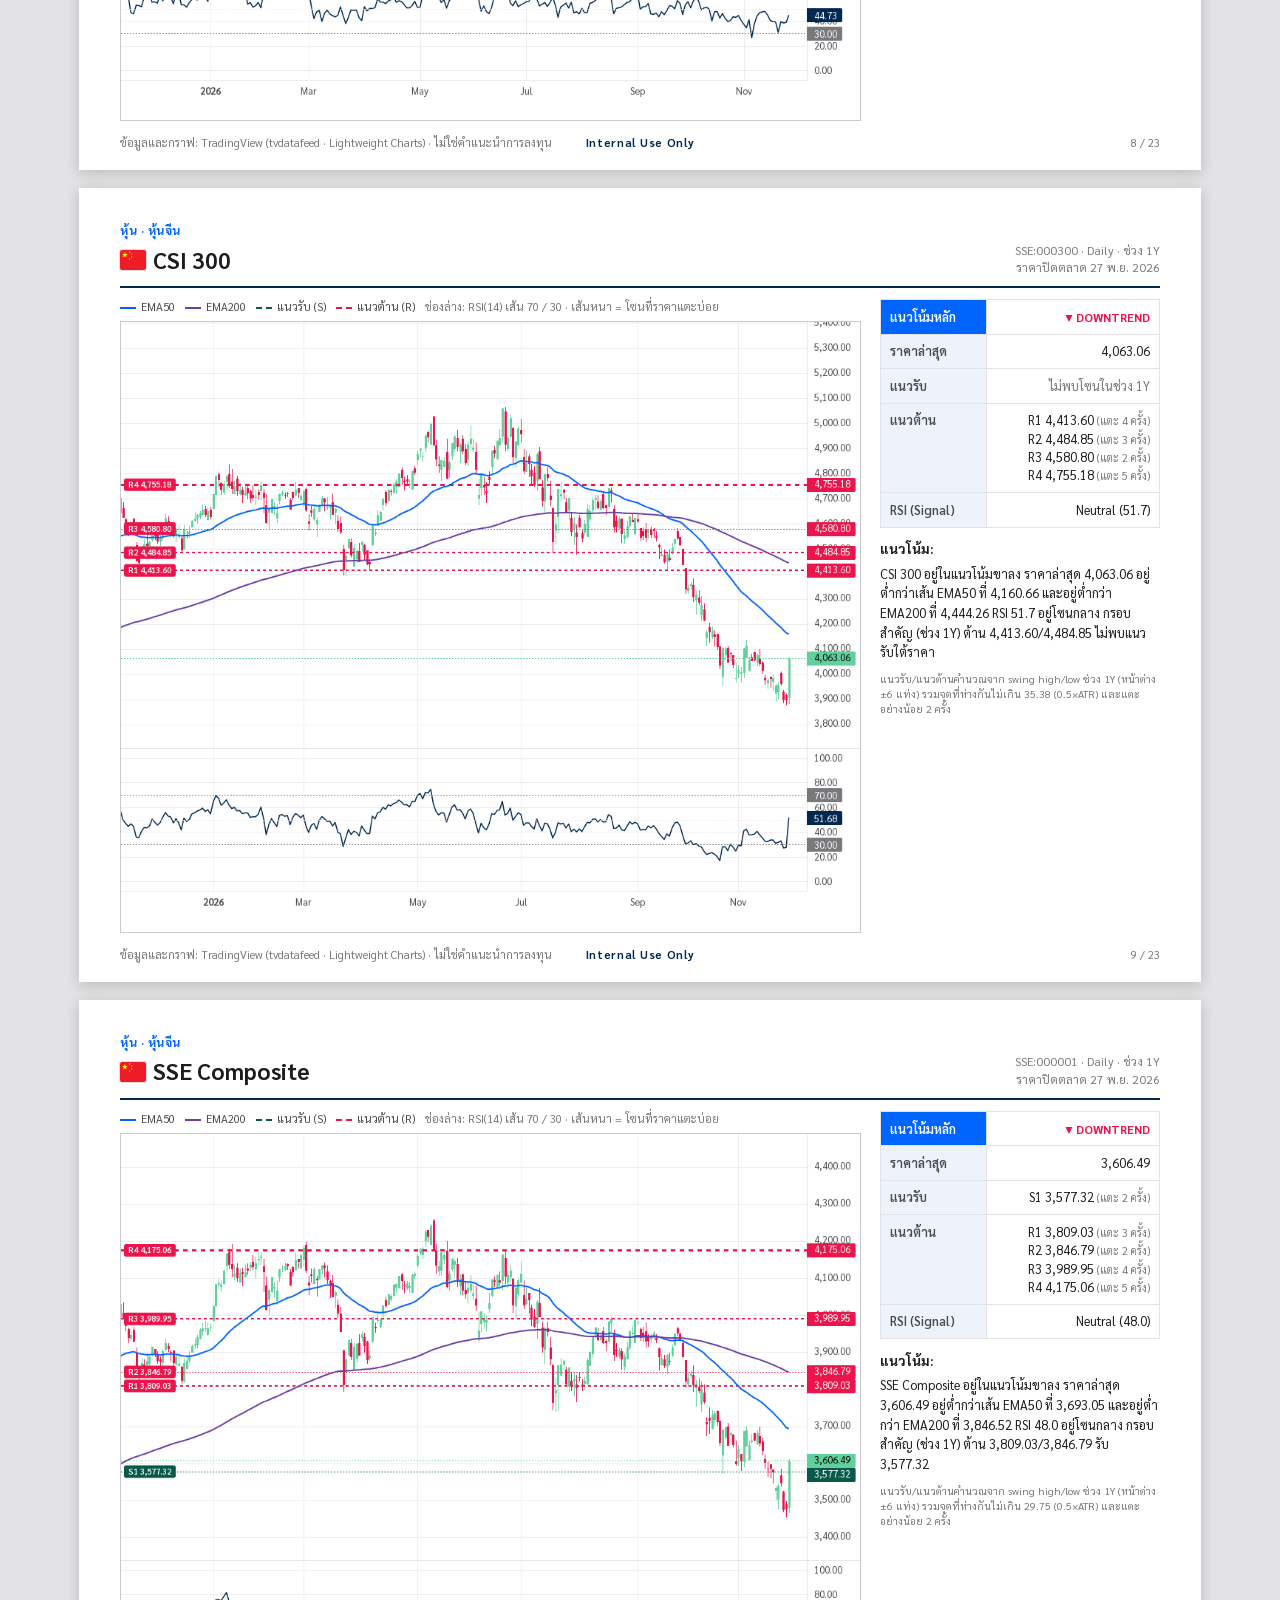
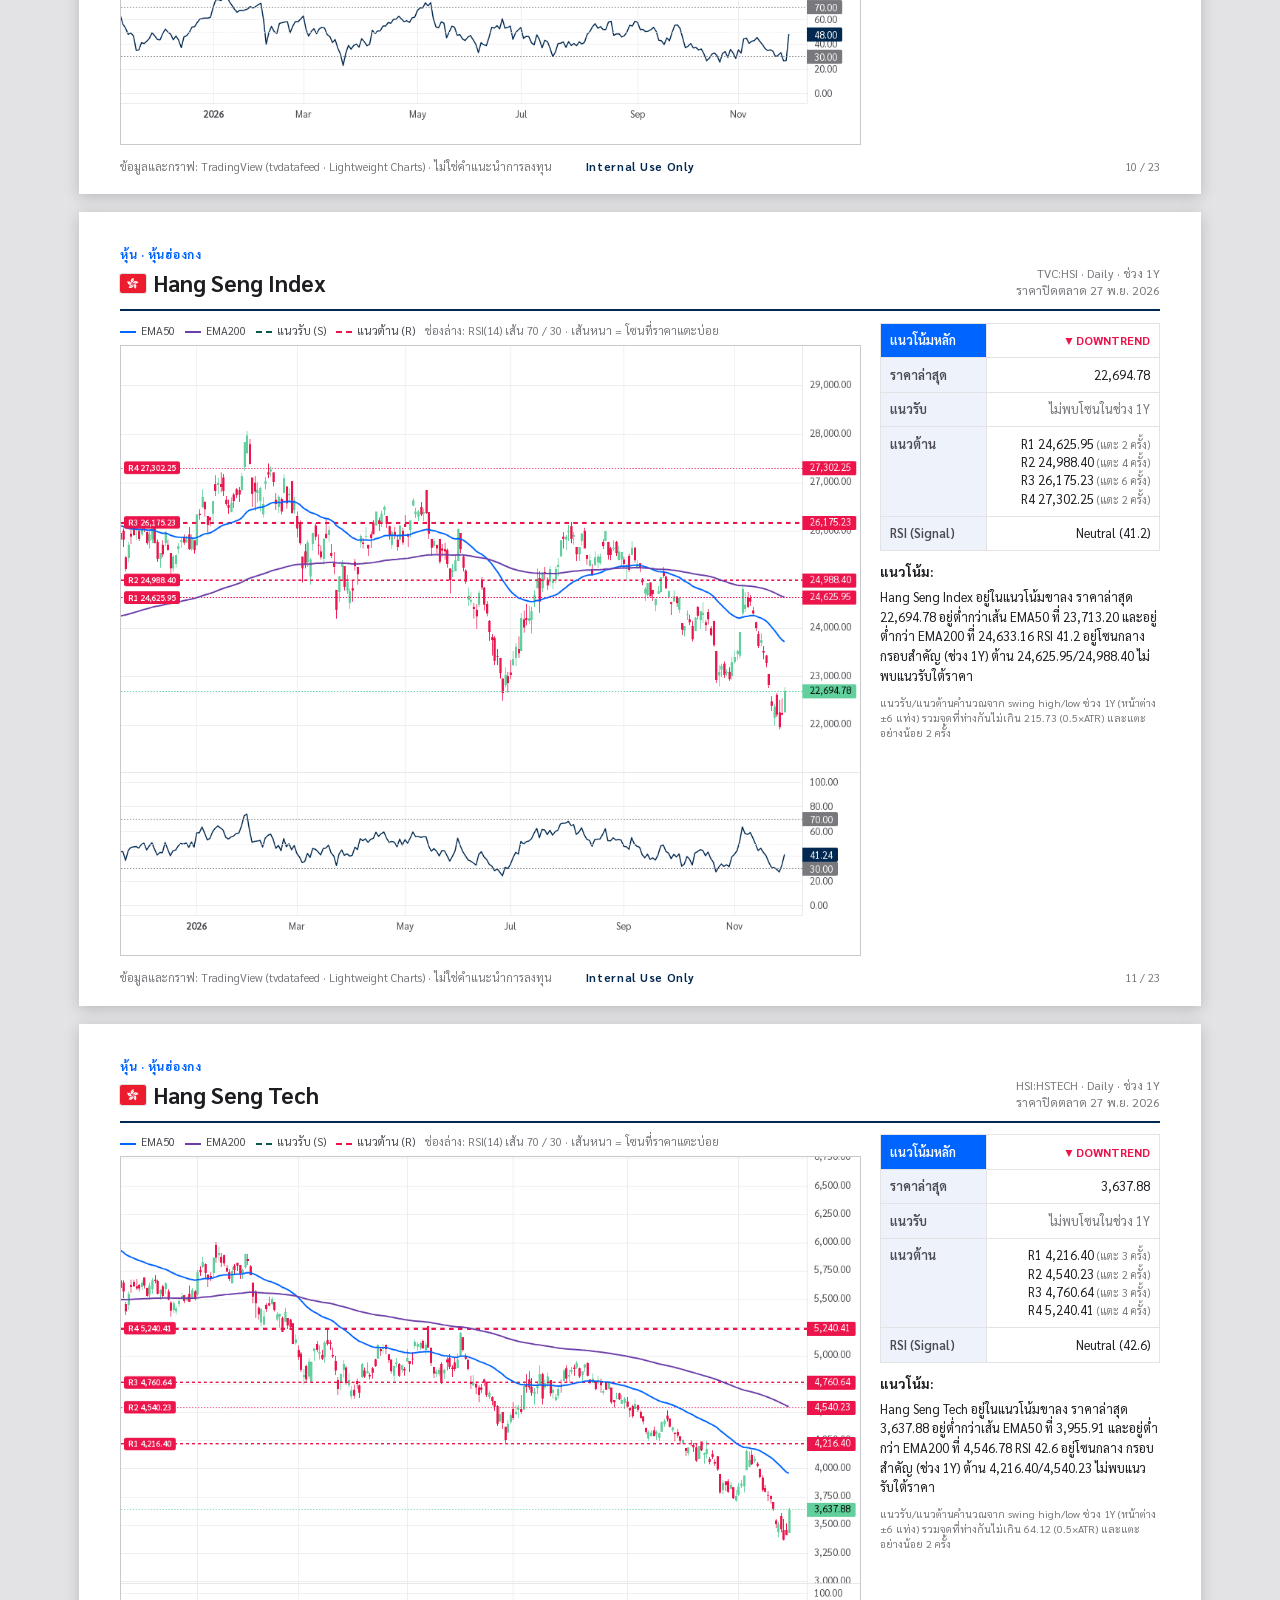
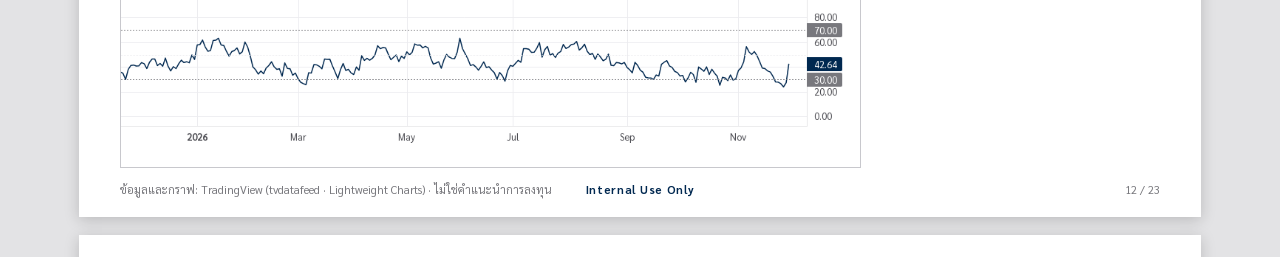
<file: public/dashboard/pack.html>
<!doctype html>
<html lang="th" data-theme="light">
<head>
<meta charset="utf-8">
<meta name="viewport" content="width=device-width, initial-scale=1">
<title>Technical Chart Pack</title>
<link rel="preconnect" href="https://fonts.googleapis.com">
<link rel="stylesheet" href="https://fonts.googleapis.com/css2?family=Sarabun:wght@400;500;600;700&display=swap">
<link rel="stylesheet" href="assets/style.css?v=20261120d">
<link rel="stylesheet" href="assets/pack.css?v=20261120d">
<link rel="stylesheet" href="assets/mascot.css">
</head>
<body class="pack">
<div class="pack-bar">
  <a id="pack-back" href="index.html">← กลับไป Market Dashboard</a>
  <span id="pack-status" role="status">กำลังโหลดข้อมูล…</span>
  <progress id="pack-progress" max="1" value="0"></progress>
  <button class="btn" id="pack-print" type="button" disabled title="เปิดหน้าต่างพิมพ์ แล้วเลือก Save as PDF">⤓ บันทึกเป็น PDF</button>
</div>
<div class="pack-hint">เมื่อสร้างกราฟครบแล้ว กดปุ่ม <b>บันทึกเป็น PDF</b> ด้านบน · ในหน้าต่างพิมพ์ ให้เลือกปลายทาง <b>Save as PDF</b> · ขนาด A4 แนวนอน · ถ้าพื้นหลังหน้าปกไม่ขึ้น ให้ติ๊ก <b>Background graphics</b></div>
<div id="pack-stage" aria-hidden="true"></div>
<main class="pages" id="pages"></main>
<script src="assets/vendor/lightweight-charts.standalone.production.js"></script>
<script src="assets/common.js?v=20261120d"></script>
<script src="assets/analysis.js?v=20261120d"></script>
<script src="assets/techchart.js?v=20261120d"></script>
<script src="assets/pack.js?v=20261120d"></script>
<script src="assets/mascot.js"></script>
</body>
</html>
</file>
<file: public/dashboard/assets/style.css>
/* Corporate font: used only where it is installed on the viewer's machine (never shipped with
   the site); everyone else gets Sarabun. "CI Sans" is a local alias for the installed faces. */
@font-face { font-family: "CI Sans"; font-weight: 300; src: local("BBL Sans Office Light"), local("BBLSansOffice-Light"); }
@font-face { font-family: "CI Sans"; font-weight: 400; src: local("BBL Sans Office Regular"), local("BBLSansOffice-Regular"), local("BBL Sans Office"); }
@font-face { font-family: "CI Sans"; font-weight: 500; src: local("BBL Sans Office Medium"), local("BBLSansOffice-Medium"); }
@font-face { font-family: "CI Sans"; font-weight: 600 700; src: local("BBL Sans Office Bold"), local("BBLSansOffice-Bold"); }

/* CI palette: navy #002850 · blue #0064FF / #7DB0FF / #C9DEFF · greys #323238 #78787D #C8C8CD #E3E3E5
   · green #09594A / #61D09C · red #7D0032 / #EB144B / #FFD7D2 · purple #9669D2 / #6C3EA8 */
:root {
  --font: "CI Sans", "Sarabun", "Noto Sans Thai", system-ui, -apple-system, "Segoe UI", sans-serif;
  --navy: #002850;
  --bg: #f3f5f9;
  --surface: #ffffff;
  --surface-2: #eef3fb;
  --border: #e3e3e5;
  --text: #1c1c21;
  --text-2: #4a4a50;
  --text-3: #78787d;
  --accent: #0064ff;
  --up: #09594a;          /* text & thin lines (readable on white) */
  --down: #eb144b;
  --up-fill: #61d09c;     /* bars, candles, bubbles, heat cells */
  --down-fill: #eb144b;
  --neutral: #78787d;
  --warn: #b7791f;
  --grid: #ececef;
  --q-leading: rgba(9, 89, 74, .08);
  --q-weakening: rgba(183, 121, 31, .09);
  --q-lagging: rgba(235, 20, 75, .07);
  --q-improving: rgba(0, 100, 255, .07);
  --candle-up: #61d09c;
  --candle-down: #eb144b;
  --ema50: #0064ff;
  --ema200: #6c3ea8;
  --rsi: #002850;
  --support: #09594a;
  --resist: #eb144b;
  --div-bull: #09594a;
  --div-bear: #eb144b;
  color-scheme: light;
}
@media screen and (prefers-color-scheme: dark) {
  :root:not([data-theme="light"]) {
    --bg: #0a1322;
    --surface: #111d30;
    --surface-2: #19273d;
    --border: #26364f;
    --text: #e3e3e5;
    --text-2: #c8c8cd;
    --text-3: #8e8e95;
    --accent: #7db0ff;
    --up: #61d09c;
    --down: #ff5c80;
    --up-fill: #61d09c;
    --down-fill: #ff5c80;
    --neutral: #a0a0a6;
    --warn: #e3a948;
    --grid: #1d2b42;
    --q-leading: rgba(97, 208, 156, .10);
    --q-weakening: rgba(227, 169, 72, .10);
    --q-lagging: rgba(255, 92, 128, .10);
    --q-improving: rgba(125, 176, 255, .10);
    --candle-up: #61d09c;
    --candle-down: #ff5c80;
    --ema50: #7db0ff;
    --ema200: #b08ae6;
    --rsi: #c9deff;
    --support: #61d09c;
    --resist: #ff5c80;
    --div-bull: #61d09c;
    --div-bear: #ff5c80;
    color-scheme: dark;
  }
}
:root[data-theme="dark"] {
  --bg: #0a1322; --surface: #111d30; --surface-2: #19273d; --border: #26364f;
  --text: #e3e3e5; --text-2: #c8c8cd; --text-3: #8e8e95; --accent: #7db0ff;
  --up: #61d09c; --down: #ff5c80; --up-fill: #61d09c; --down-fill: #ff5c80; --neutral: #a0a0a6; --warn: #e3a948; --grid: #1d2b42;
  --q-leading: rgba(97,208,156,.10); --q-weakening: rgba(227,169,72,.10);
  --q-lagging: rgba(255,92,128,.10); --q-improving: rgba(125,176,255,.10);
  --candle-up: #61d09c; --candle-down: #ff5c80;
  --ema50: #7db0ff; --ema200: #b08ae6; --rsi: #c9deff;
  --support: #61d09c; --resist: #ff5c80; --div-bull: #61d09c; --div-bear: #ff5c80;
  color-scheme: dark;
}

* { box-sizing: border-box; }
html, body { margin: 0; }
body {
  background: var(--bg);
  color: var(--text);
  font-family: var(--font);
  font-size: 14px;
  line-height: 1.45;
}
a { color: var(--accent); text-decoration: none; }
a:hover { text-decoration: underline; }

.wrap { max-width: 1320px; margin: 0 auto; padding: 0 16px 48px; }
/* ---------- masthead + ticker ribbon (fixed colors, same in light/dark) ---------- */
.masthead { background: linear-gradient(135deg, #002850 0%, #00346a 60%, #003f85 100%); color: #f4f6fa; }
.mast-inner {
  max-width: 1320px; margin: 0 auto; padding: 26px 16px 20px;
  display: flex; flex-wrap: wrap; gap: 12px 32px; align-items: flex-end; justify-content: space-between;
}
.brand { display: flex; flex-direction: column; gap: 6px; }
.brand .eyebrow { font-size: 12px; letter-spacing: .14em; text-transform: uppercase; opacity: .72; font-weight: 600; }
.brand h1 { margin: 0; font-size: clamp(24px, 3.4vw, 34px); font-weight: 700; letter-spacing: -.01em; line-height: 1.15; }
.mast-meta { text-align: right; font-size: 13px; line-height: 1.6; opacity: .9; }
.mast-meta b { color: #fff; }
.live-dot {
  display: inline-block; width: 7px; height: 7px; border-radius: 50%; background: #e0a83c;
  margin-right: 7px; position: relative; top: -1px; box-shadow: 0 0 0 0 rgba(224,168,60,.6);
  animation: pulse 2.4s ease-out infinite;
}
@keyframes pulse { 0% { box-shadow: 0 0 0 0 rgba(224,168,60,.55); } 70%,100% { box-shadow: 0 0 0 7px rgba(224,168,60,0); } }

.ticker-shell { background: #001b38; border-top: 1px solid rgba(255,255,255,.08); border-bottom: 1px solid rgba(0,0,0,.3); overflow: hidden; margin-bottom: 20px; }
.ticker-track { display: flex; width: max-content; animation: ticker-scroll 70s linear infinite; }
.ticker-shell:hover .ticker-track { animation-play-state: paused; }
.ticker-track .dup { display: contents; }
@keyframes ticker-scroll { from { transform: translateX(0); } to { transform: translateX(-50%); } }
.ticker-item {
  display: flex; align-items: baseline; gap: 8px; padding: 9px 20px; font-size: 13px; white-space: nowrap;
  color: #e3e3e5; border-right: 1px solid rgba(255,255,255,.08); text-decoration: none;
}
a.ticker-item:hover { background: rgba(255,255,255,.06); text-decoration: none; }
.ticker-item b { font-weight: 600; color: #fff; }
.ticker-item .lvl, .ticker-item .chg { font-variant-numeric: tabular-nums; font-family: ui-monospace, "Cascadia Mono", Consolas, monospace; font-size: 12.5px; }
.ticker-item .lvl { color: #c8c8cd; }
.ticker-up { color: #61d09c; }
.ticker-down { color: #ff8fa6; }
.ticker-flat { color: #c8c8cd; }
@media (prefers-reduced-motion: reduce) {
  .ticker-track { animation: none; }
  .ticker-shell { overflow-x: auto; }
  .ticker-track .dup { display: none; }
}

.card {
  background: var(--surface); border: 1px solid var(--border); border-radius: 10px;
  padding: 16px; margin-bottom: 16px;
}
.card h2 { font-size: 16px; margin: 0 0 4px; }
.card .sub { color: var(--text-3); font-size: 12.5px; margin: 0 0 12px; }
.scroll-x { overflow-x: auto; -webkit-overflow-scrolling: touch; }

/* ---------- daily change world map ---------- */
.worldmap svg { display: block; width: 100%; height: auto; }
.worldmap .land { fill: var(--surface-2); stroke: var(--border); stroke-width: .6; }
.worldmap .home { fill: var(--grid); stroke: var(--text-3); stroke-opacity: .35; }
.worldmap .leader { stroke: var(--text-3); stroke-width: 1; fill: none; }
.worldmap .anchor { fill: var(--text-3); }
.worldmap .bub { cursor: pointer; }
.worldmap .bub circle { stroke: var(--surface); stroke-width: 2; fill-opacity: .82; }
.worldmap .bub:hover circle { fill-opacity: 1; }
.worldmap .bub.up circle { fill: var(--up-fill); }
.worldmap .bub.down circle { fill: var(--down-fill); }
.worldmap .bub.flat circle { fill: var(--neutral); }
.worldmap .bub text {
  font-size: 13px; font-weight: 600; fill: var(--text); text-anchor: middle;
  paint-order: stroke; stroke: var(--surface); stroke-width: 3px; stroke-linejoin: round; pointer-events: none;
}
.worldmap .bub text.v { font-weight: 500; font-variant-numeric: tabular-nums; }
.map-legend { display: flex; flex-wrap: wrap; align-items: center; gap: 6px 16px; font-size: 12px; color: var(--text-2); margin-bottom: 4px; }
.map-legend svg { vertical-align: middle; }
.map-legend .sw { display: inline-block; width: 10px; height: 10px; border-radius: 50%; margin-right: 5px; vertical-align: -1px; }


/* ---------- market clocks (inside masthead) ---------- */
.clocks { border-top: 1px solid rgba(255,255,255,.10); background: rgba(0,0,0,.14); }
.clocks-inner {
  max-width: 1320px; margin: 0 auto; padding: 8px 16px;
  display: grid; grid-template-columns: repeat(8, minmax(0, 1fr)); gap: 6px 14px;
}
.clk { display: flex; flex-direction: column; gap: 1px; min-width: 0; color: #e3e3e5; }
.clk .city { font-size: 11px; letter-spacing: .08em; text-transform: uppercase; opacity: .7; font-weight: 600; white-space: nowrap; overflow: hidden; text-overflow: ellipsis; }
.clk .time { font-family: ui-monospace, "Cascadia Mono", Consolas, monospace; font-size: 15px; font-weight: 600; color: #fff; font-variant-numeric: tabular-nums; }
.clk .st { font-size: 11px; display: inline-flex; align-items: center; gap: 5px; }
.clk .st i { width: 7px; height: 7px; border-radius: 50%; background: #78787d; display: inline-block; }
.clk.open .st { color: #61d09c; }
.clk.open .st i { background: #61d09c; box-shadow: 0 0 0 3px rgba(97,208,156,.20); }
.clk.lunch .st { color: #f0c36a; }
.clk.lunch .st i { background: #e0a83c; }
.clk.closed .st { color: #c8c8cd; }

/* ---------- sticky section nav ---------- */
.secnav {
  position: sticky; top: 0; z-index: 20; background: color-mix(in srgb, var(--surface) 92%, transparent);
  backdrop-filter: blur(8px); border-bottom: 1px solid var(--border); margin-bottom: 18px;
}
.secnav-inner { max-width: 1320px; margin: 0 auto; padding: 0 16px; display: flex; gap: 4px; overflow-x: auto; scrollbar-width: none; }
.secnav-inner::-webkit-scrollbar { display: none; }
.secnav a {
  padding: 11px 12px 9px; font-size: 13.5px; font-weight: 600; color: var(--text-2); white-space: nowrap;
  border-bottom: 2px solid transparent; text-decoration: none;
}
.secnav a:hover { color: var(--text); text-decoration: none; }
.secnav a.on { color: var(--accent); border-bottom-color: var(--accent); }
.secnav a.nav-pack { margin-left: auto; align-self: center; padding: 5px 12px; border: 1px solid var(--accent); border-radius: 7px; color: var(--accent); }
.secnav a.nav-pack:hover { background: var(--accent); color: #fff; }
.anchor { scroll-margin-top: 58px; }
.ticker-shell { margin-bottom: 0; }

/* ---------- shared card header ---------- */
.card-head { display: flex; flex-wrap: wrap; justify-content: space-between; align-items: flex-start; gap: 8px 16px; margin-bottom: 8px; }
.card-head .sub { margin-bottom: 0; }

/* ---------- Market Pulse ---------- */
.pulse { display: grid; grid-template-columns: repeat(4, minmax(0, 1fr)); gap: 12px; margin-bottom: 16px; }
.tile {
  background: var(--surface); border: 1px solid var(--border); border-radius: 10px; padding: 12px 14px;
  display: flex; flex-direction: column; gap: 4px; min-width: 0;
}
.tile .k { font-size: 12px; color: var(--text-3); font-weight: 600; }
.tile .v { font-size: 24px; font-weight: 700; line-height: 1.2; font-variant-numeric: tabular-nums; white-space: nowrap; overflow: hidden; text-overflow: ellipsis; }
.tile .v small { font-size: 12px; font-weight: 600; color: var(--text-2); }
.tile .v .sep { color: var(--text-3); font-weight: 400; }
.tile .d { font-size: 12px; margin-top: auto; }
.stack { display: flex; height: 6px; border-radius: 3px; overflow: hidden; gap: 2px; background: var(--surface-2); margin: 4px 0 6px; }
.stack span { display: block; height: 100%; }
.stack-key { display: flex; flex-wrap: wrap; gap: 2px 10px; color: var(--text-2); font-size: 11.5px; }
.stack-key i { display: inline-block; width: 8px; height: 8px; border-radius: 2px; margin-right: 4px; }
.strat-counts { display: flex; flex-wrap: wrap; gap: 3px 10px; }
.strat-counts .chip { font-size: 11px; }
.strat-counts b { font-size: 12px; color: var(--text); }

/* ---------- asset icons (flags / drawn icons) ---------- */
.aicon { display: inline-flex; align-items: center; vertical-align: -2px; margin-right: 7px; flex: none; }
.aicon .flag, .aicon svg { display: block; width: 20px; height: 15px; border-radius: 2px; object-fit: cover;
  box-shadow: 0 0 0 1px rgba(0,0,0,.12); }
.aicon.pair { position: relative; width: 27px; height: 15px; }
.aicon.pair .flag { position: absolute; top: 0; }
.aicon.pair .flag:first-child { left: 0; }
.aicon.pair .flag:last-child { left: 9px; top: 3px; width: 18px; height: 13.5px; box-shadow: 0 0 0 1.5px var(--surface); }
.ticker-item .aicon { margin-right: 0; vertical-align: -3px; }
.ticker-item .aicon.pair .flag:last-child { box-shadow: 0 0 0 1.5px #001b38; }
.chart-head h1 .aicon { vertical-align: 0; margin-right: 10px; }
.chart-head h1 .aicon .flag, .chart-head h1 .aicon svg { width: 28px; height: 21px; }
.mv .nm, .xasset .n { display: inline-flex; align-items: center; min-width: 0; }
.chart-head h1 .aicon.pair { width: 38px; height: 21px; }
.chart-head h1 .aicon.pair .flag:last-child { left: 12px; top: 4px; width: 24px; height: 18px; }

/* ---------- macro row: Risk gauge (left half) + Cross-Asset (right half) ---------- */
.macro-grid { display: grid; grid-template-columns: minmax(0, 1fr) minmax(0, 1fr); gap: 16px; margin-bottom: 16px; align-items: stretch; }
.macro-grid .card { margin-bottom: 0; }

/* ---------- Risk-On / Risk-Off gauge ---------- */
.risk-grid { display: grid; grid-template-columns: 170px minmax(0, 1fr); gap: 18px; align-items: center; }
.risk-dial { text-align: center; }
.risk-dial svg { display: block; width: 100%; max-width: 170px; margin: 0 auto; }
.rd-tick, .rh-tick { font-size: 10px; fill: var(--text-3); }
.rd-tick { font-size: 14px; }
.rd-score { font-size: 30px; font-weight: 700; line-height: 1; margin-top: 2px; font-variant-numeric: tabular-nums; }
.rd-score small { font-size: 12px; color: var(--text-3); font-weight: 600; margin-left: 2px; }
.rd-label { font-size: 15px; font-weight: 700; margin-top: 4px; }
.rd-chg { font-size: 11.5px; margin-top: 1px; }
.risk-comps { display: flex; flex-direction: column; gap: 5px; }
.rc { display: grid; grid-template-columns: 112px minmax(0, 1fr) 54px; align-items: center; gap: 8px; font-size: 12.5px; cursor: help; }
.rc-name { white-space: nowrap; overflow: hidden; text-overflow: ellipsis; color: var(--text-2); }
.rc-raw { text-align: right; font-variant-numeric: tabular-nums; color: var(--text-2); font-size: 12px; }
.rc-bar { position: relative; height: 5px; background: var(--surface-2); border-radius: 3px; }
.rc-bar .mid { position: absolute; left: 50%; top: -3px; bottom: -3px; width: 1px; background: var(--text-3); }
.rc-bar b { position: absolute; top: 0; bottom: 0; border-radius: 3px; }
.rc-bar b.on { background: var(--up-fill); }
.rc-bar b.off { background: var(--down-fill); }
.rc-axis { cursor: default; }
.rc-axis .ax { display: flex; justify-content: space-between; font-size: 10.5px; color: var(--text-3); font-weight: 600; }
.risk-hist { margin-top: 10px; }
.risk-hist svg { display: block; width: 100%; height: auto; }
.risk-curve { display: flex; flex-wrap: wrap; gap: 2px 12px; font-size: 12px; margin-top: 6px; color: var(--text-2); }
.risk-method { margin-top: 8px; font-size: 12.5px; color: var(--text-2); }
.risk-method summary { cursor: pointer; color: var(--accent); font-weight: 600; width: max-content; }
.risk-method ol { margin: 8px 0 4px; padding-left: 20px; }
.risk-method li { margin: 3px 0; }
.risk-method p { margin: 4px 0 0; }
.xasset-card .xasset a, .xasset-card .xh { grid-template-columns: minmax(0, 1fr) 146px 84px 92px; padding: 6px 4px; align-items: center; }
.xasset-card .xh { display: grid; gap: 10px; padding-top: 0; border-bottom: 1px solid var(--border);
  font-size: 11px; font-weight: 700; color: var(--text-3); text-transform: uppercase; letter-spacing: .04em; }
.xasset-card .xh span:not(:first-child) { text-align: right; }
.xasset-card .spark span { font-size: 11.5px; }
.xasset-card { display: flex; flex-direction: column; }
.xasset-card .xasset { flex: 1; justify-content: space-between; }  /* rows spread to match the gauge card height */
@media (max-width: 1100px) {
  .macro-grid { grid-template-columns: minmax(0, 1fr); }
}
@media (max-width: 640px) {
  .risk-grid { grid-template-columns: minmax(0, 1fr); }
  .xasset-card .xasset a, .xasset-card .xh { grid-template-columns: minmax(0, 1fr) 76px 80px; }
  .xasset-card .spark, .xasset-card .xh .sp { display: none; }
}

/* ---------- overview: map + side column ---------- */
.overview-grid { display: grid; grid-template-columns: minmax(0, 2.15fr) minmax(280px, 1fr); gap: 16px; align-items: stretch; margin-bottom: 16px; }
.overview-grid .card { margin-bottom: 0; }
.side-col { display: flex; flex-direction: column; gap: 16px; }
.map-card { display: flex; flex-direction: column; min-width: 0; }
.map-card > .scroll-x { flex: 1; display: flex; align-items: center; }
.map-card > .scroll-x > .worldmap { flex: 1; }
.side-col, .side-col .card { min-width: 0; }
.worldmap { min-width: 640px; }
.map-legend { margin-bottom: 0; }

.side-col > .card { flex: 1; display: flex; flex-direction: column; }
.movers { flex: 1; display: flex; flex-direction: column; justify-content: space-between; }
.mv {
  display: grid; grid-template-columns: 18px minmax(0, 1.3fr) minmax(0, 1fr) 62px; align-items: center; gap: 8px;
  padding: 3px 4px; border-radius: 6px; color: var(--text); text-decoration: none; font-size: 13px;
}
.mv:hover { background: var(--surface-2); text-decoration: none; }
.mv .rk { font-size: 11px; color: var(--text-3); text-align: right; font-variant-numeric: tabular-nums; }
.mv .nm { white-space: nowrap; overflow: hidden; text-overflow: ellipsis; }
.mv .bar { height: 7px; background: var(--surface-2); border-radius: 4px; overflow: hidden; }
.mv .bar i { display: block; height: 100%; border-radius: 4px; }
.mv .bar i.pos { background: var(--up-fill); }
.mv .bar i.neg { background: var(--down-fill); margin-left: auto; }
.mv .pc { text-align: right; font-variant-numeric: tabular-nums; font-weight: 600; }
.mv-zero { display: flex; align-items: center; gap: 8px; font-size: 10.5px; color: var(--text-3); font-weight: 600; }
.mv-zero::before, .mv-zero::after { content: ""; flex: 1; border-top: 1px dashed var(--border); }

.xasset { display: flex; flex-direction: column; gap: 0; margin: 0; }
.xasset a {
  display: grid; grid-template-columns: minmax(0, 1fr) auto 84px; align-items: baseline; gap: 10px;
  padding: 7px 4px; border: 0; border-bottom: 1px solid var(--border); border-radius: 0; background: none;
  color: var(--text); text-decoration: none;
}
.xasset a:last-child { border-bottom: 0; }
.xasset a:hover { background: var(--surface-2); text-decoration: none; }
.xasset .n { font-size: 13px; color: var(--text); flex-direction: row; }
.xasset .l { font-size: 14px; font-weight: 600; font-variant-numeric: tabular-nums; text-align: right; }
.xasset .c { font-size: 12.5px; text-align: right; font-variant-numeric: tabular-nums; }
.xasset .c.up { color: var(--up); }
.xasset .c.down { color: var(--down); }
.xasset .c.flat { color: var(--text-3); }

/* ---------- segmented filter ---------- */
.seg { display: inline-flex; border: 1px solid var(--border); border-radius: 8px; overflow: hidden; flex-wrap: wrap; }
.seg button {
  background: var(--surface); border: 0; border-right: 1px solid var(--border); color: var(--text-2);
  padding: 6px 12px; font: inherit; font-size: 12.5px; font-weight: 600; cursor: pointer;
}
.seg button:last-child { border-right: 0; }
.seg button:hover { background: var(--surface-2); }
.seg button[aria-pressed="true"] { background: var(--accent); color: #fff; }

/* ---------- summary table extras ---------- */
table.sum th { padding: 0; }
table.sum th button {
  all: unset; box-sizing: border-box; display: flex; align-items: center; gap: 4px; width: 100%;
  padding: 8px 10px; cursor: pointer; font-size: 12px; font-weight: 600; color: var(--text-2);
}
table.sum th.num button { justify-content: flex-end; }
table.sum th button:hover { color: var(--text); }
table.sum th button:focus-visible { outline: 2px solid var(--accent); outline-offset: -2px; }
table.sum th .si { font-size: 10px; color: var(--text-3); }
table.sum th[aria-sort="ascending"] .si, table.sum th[aria-sort="descending"] .si { color: var(--accent); }
.spark { display: inline-flex; align-items: center; gap: 6px; justify-content: flex-end; }
.spark svg { display: block; }
.spark span { min-width: 46px; text-align: right; font-size: 12px; line-height: 1; }
table.sum td { vertical-align: middle; }

/* ---------- tabs ---------- */
.tabs { display: flex; gap: 2px; border-bottom: 1px solid var(--border); margin: -4px 0 12px; overflow-x: auto; scrollbar-width: none; }
.tabs button {
  background: none; border: 0; border-bottom: 2px solid transparent; padding: 8px 14px 9px; margin-bottom: -1px;
  font: inherit; font-size: 15px; font-weight: 700; color: var(--text-3); cursor: pointer; white-space: nowrap;
}
.tabs button:hover { color: var(--text); }
.tabs button[aria-selected="true"] { color: var(--text); border-bottom-color: var(--accent); }
.tabs button:focus-visible { outline: 2px solid var(--accent); outline-offset: -2px; border-radius: 4px; }

@media (max-width: 1100px) {
  .pulse { grid-template-columns: repeat(2, minmax(0, 1fr)); }
  .overview-grid { grid-template-columns: minmax(0, 1fr); }
  .side-col { display: grid; grid-template-columns: minmax(0, 1fr) minmax(0, 1fr); }
  .clocks-inner { grid-template-columns: repeat(4, minmax(0, 1fr)); }
}
@media (max-width: 640px) {
  .pulse { grid-template-columns: repeat(2, minmax(0, 1fr)); }
  .side-col { grid-template-columns: minmax(0, 1fr); }
  .clocks-inner { grid-template-columns: repeat(4, minmax(0, 1fr)); gap: 6px 8px; }
  .clk .time { font-size: 13px; }
  .tile .v { font-size: 20px; }
}

/* ---------- performance ---------- */
.perf-ctl { display: flex; flex-wrap: wrap; gap: 8px 12px; margin: 0 0 12px; }
.pbar { display: flex; flex-direction: column; }
.pb-row { display: grid; grid-template-columns: 190px minmax(0, 1fr); align-items: center; height: 26px; gap: 10px; }
.pb-row:hover { background: var(--surface-2); border-radius: 4px; }
.pb-lbl { display: flex; align-items: center; justify-content: flex-end; font-size: 13px; color: var(--text); min-width: 0; }
.pb-lbl span { white-space: nowrap; overflow: hidden; text-overflow: ellipsis; }
.pb-track { position: relative; height: 100%; }
.pb-track .zero { position: absolute; top: 0; bottom: 0; width: 1px; background: var(--text-3); }
.pb-bar { position: absolute; top: 6px; height: 14px; }
.pb-bar.pos { background: var(--up-fill); border-radius: 0 4px 4px 0; }
.pb-bar.neg { background: var(--down-fill); border-radius: 4px 0 0 4px; }
.pb-val { position: absolute; top: 4px; font-size: 12px; font-weight: 600; white-space: nowrap; font-variant-numeric: tabular-nums; }
table.pheat { width: 100%; min-width: 560px; border-collapse: separate; border-spacing: 2px; font-size: 13px; }
table.pheat th { font-size: 12px; font-weight: 600; color: var(--text-2); text-align: left; padding: 4px 8px; }
table.pheat th.num { text-align: center; }
table.pheat th button { all: unset; cursor: pointer; padding: 2px 6px; border-radius: 4px; }
table.pheat th button:hover { background: var(--surface-2); color: var(--text); }
table.pheat th.on button { color: var(--accent); font-weight: 700; }
table.pheat td { padding: 5px 8px; white-space: nowrap; }
table.pheat td.num { text-align: center; font-variant-numeric: tabular-nums; width: 13%; border-radius: 3px; }
table.pheat td.hm.on { font-weight: 700; }
table.pheat tbody tr:hover td:first-child { background: var(--surface-2); border-radius: 3px; }

/* ---------- rotation ---------- */
.rot { display: grid; gap: 2px; min-width: 640px; }
.rot .mh { text-align: center; font-weight: 700; font-size: 12.5px; padding: 2px 0 6px; line-height: 1.2; }
.rot .mh small { display: block; font-weight: 500; color: var(--text-3); }
.rot .cell {
  color: var(--text); border-radius: 3px; padding: 4px 4px; text-align: center; min-height: 40px;
  display: flex; flex-direction: column; justify-content: center; cursor: default;
  transition: opacity .12s;
}
.rot .cell b { font-size: 11.5px; line-height: 1.15; font-weight: 600; display: inline-flex; align-items: center; justify-content: center; }
.rot .cell b .aicon { margin-right: 4px; }
.rot .cell b .aicon img, .rot .cell b .aicon svg { width: 14px; height: auto; }
.rot .cell span { font-size: 11px; font-variant-numeric: tabular-nums; }
/* diverging steps: mixed from the up/down tokens, so dark mode follows automatically */
.rot .z, .rot-legend .z, .pheat .hm.z { background: var(--surface-2); }
.rot .p1, .rot-legend .p1, .pheat .hm.p1 { background: color-mix(in oklab, var(--up-fill) 16%, var(--surface)); }
.rot .p2, .rot-legend .p2, .pheat .hm.p2 { background: color-mix(in oklab, var(--up-fill) 34%, var(--surface)); }
.rot .p3, .rot-legend .p3, .pheat .hm.p3 { background: color-mix(in oklab, var(--up-fill) 58%, var(--surface)); }
.rot .p4, .rot-legend .p4, .pheat .hm.p4 { background: color-mix(in oklab, var(--up-fill) 85%, var(--surface)); }
.rot .n1, .rot-legend .n1, .pheat .hm.n1 { background: color-mix(in oklab, var(--down-fill) 16%, var(--surface)); }
.rot .n2, .rot-legend .n2, .pheat .hm.n2 { background: color-mix(in oklab, var(--down-fill) 34%, var(--surface)); }
.rot .n3, .rot-legend .n3, .pheat .hm.n3 { background: color-mix(in oklab, var(--down-fill) 58%, var(--surface)); }
.rot .n4, .rot-legend .n4, .pheat .hm.n4 { background: color-mix(in oklab, var(--down-fill) 85%, var(--surface)); }
.rot .n4, .pheat .hm.n4 { color: #fff; }
.rot .p4, .pheat .hm.p4 { color: #0a1322; }
.rot-legend { display: flex; align-items: center; gap: 2px; margin: 0 0 10px; font-size: 11.5px; color: var(--text-2); flex-wrap: wrap; }
.rot-legend .rk { width: 26px; height: 12px; border-radius: 2px; }
.rot-legend .lb { margin: 0 6px; }
.rot.focus .cell { opacity: .22; }
.rot.focus .cell.on { opacity: 1; outline: 2px solid var(--text); outline-offset: -2px; }
.rot-side { display: flex; justify-content: space-between; font-size: 11px; font-weight: 700; color: var(--text-3); margin-bottom: 2px; }

/* ---------- RRG ---------- */
.rrg-layout { display: grid; grid-template-columns: minmax(0, 1fr) 220px; gap: 16px; align-items: start; }
#rrg svg { width: 100%; height: auto; display: block; }
#rrg text { font-family: inherit; }
.rrg-legend { display: flex; flex-direction: column; gap: 2px; }
.rrg-legend button {
  display: flex; align-items: center; gap: 8px; width: 100%; text-align: left;
  background: none; border: 1px solid transparent; border-radius: 6px; padding: 4px 8px;
  color: var(--text); font: inherit; font-size: 12.5px; cursor: pointer;
}
.rrg-legend button:hover { background: var(--surface-2); }
.rrg-legend button.off { color: var(--text-3); }
.rrg-legend button.off .sw { opacity: .25; }
.rrg-legend .sw { width: 12px; height: 12px; border-radius: 50%; flex: none; }
.rrg-legend .q { margin-left: auto; font-size: 11px; color: var(--text-3); }
.rrg-legend .tools { display: flex; gap: 6px; margin-bottom: 6px; }
.rrg-legend .tools button { width: auto; border-color: var(--border); font-size: 11.5px; padding: 2px 8px; }
.rrg-series { transition: opacity .12s; }
#rrg.hl .rrg-series { opacity: .12; }
#rrg.hl .rrg-series.on { opacity: 1; }

/* ---------- summary table ---------- */
table.sum { width: 100%; border-collapse: collapse; min-width: 720px; }
table.sum th, table.sum td { padding: 7px 10px; border-bottom: 1px solid var(--border); text-align: left; white-space: nowrap; }
table.sum th { font-size: 12px; color: var(--text-2); font-weight: 600; background: var(--surface-2); position: sticky; top: 0; }
table.sum td.num, table.sum th.num { text-align: right; font-variant-numeric: tabular-nums; }
table.sum tr.grp td { background: var(--surface-2); font-weight: 700; font-size: 12.5px; color: var(--text-2); padding-top: 9px; }
table.sum tr:hover td:not(.g) { background: color-mix(in srgb, var(--surface-2) 60%, transparent); }
.dot { display: inline-block; width: 9px; height: 9px; border-radius: 50%; margin-right: 7px; vertical-align: 0; }
.pos { color: var(--up); }
.neg { color: var(--down); }
.muted { color: var(--text-3); }

.chip { display: inline-flex; align-items: center; gap: 5px; font-weight: 700; font-size: 12px; }
.t-UPTREND { color: var(--up); }
.t-DOWNTREND { color: var(--down); }
.t-SIDEWAYS { color: var(--neutral); }
.s-BREAKOUT { color: var(--accent); }
.s-BUY-DIP { color: var(--up); }
.s-WATCH { color: var(--warn); }
.s-CORRECTION { color: #d9622b; }
.s-AVOID { color: var(--down); }
.q-Leading { color: var(--up); }
.q-Weakening { color: var(--warn); }
.q-Lagging { color: var(--down); }
.q-Improving { color: var(--accent); }

/* ---------- glossary ---------- */
details.collapsible > summary {
  display: flex; align-items: center; justify-content: space-between; gap: 12px;
  cursor: pointer; list-style: none; user-select: none;
}
details.collapsible > summary::-webkit-details-marker { display: none; }
details.collapsible > summary h2 { margin: 0; }
details.collapsible > summary h2::before {
  content: "▸"; display: inline-block; width: 1em; color: var(--text-3); transition: transform .15s;
}
details.collapsible[open] > summary h2::before { transform: rotate(90deg); }
details.collapsible[open] > summary { margin-bottom: 8px; }
.toggle-hint { font-size: 12.5px; color: var(--accent); white-space: nowrap; }
.toggle-hint::after { content: "แสดงคำอธิบาย"; }
details.collapsible[open] .toggle-hint::after { content: "ซ่อน"; }
details.collapsible > summary:focus-visible { outline: 2px solid var(--accent); outline-offset: 4px; border-radius: 4px; }
table.gloss { width: 100%; border-collapse: collapse; min-width: 720px; }
table.gloss th, table.gloss td { padding: 9px 10px; border-bottom: 1px solid var(--border); text-align: left; vertical-align: top; font-size: 13px; }
table.gloss th { font-size: 12px; color: var(--text-2); font-weight: 600; background: var(--surface-2); }
table.gloss td.num { text-align: center; color: var(--text-3); width: 48px; }
table.gloss td:nth-child(2) { white-space: nowrap; }
.gh { font-size: 14px; margin: 18px 0 8px; }
.gloss-grid { display: grid; grid-template-columns: repeat(3, minmax(0, 1fr)); gap: 16px; font-size: 13px; }
.gloss-grid > div { background: var(--surface-2); border-radius: 8px; padding: 12px; }
.gloss-grid ul { margin: 6px 0 6px; padding-left: 18px; }
.gloss-grid li { margin: 3px 0; }
a.chip-link { text-decoration: none; }
a.chip-link:hover { text-decoration: underline; }
@media (max-width: 900px) { .gloss-grid { grid-template-columns: 1fr; } }

#tip {
  position: fixed; pointer-events: none; z-index: 50; display: none;
  background: var(--surface); color: var(--text); border: 1px solid var(--border);
  box-shadow: 0 4px 16px rgba(0,0,0,.14); border-radius: 6px; padding: 6px 9px; font-size: 12px;
  max-width: 260px;
}
#tip b { display: block; margin-bottom: 1px; }
/* summary-card tooltips: grouped name lists */
#tip.wide { max-width: 360px; line-height: 1.45; }
#tip .tt-g { margin-top: 6px; }
#tip .tt-h { font-weight: 700; color: var(--text-2); font-size: 11.5px; }
#tip .tt-h i { display: inline-block; width: 8px; height: 8px; border-radius: 2px; margin-right: 5px; }
#tip .tt-l { color: var(--text); }
#tip .tt-i { white-space: nowrap; }
#tip .tt-n { margin-top: 6px; color: var(--text-3); font-size: 11.5px; }
.pulse .tile { cursor: help; }

footer.foot { color: var(--text-3); font-size: 12px; margin-top: 8px; }

/* ---------- chart page ---------- */
.back { display: inline-block; margin-bottom: 8px; font-size: 13px; }
.chart-head { display: flex; flex-wrap: wrap; justify-content: space-between; align-items: center; gap: 10px; margin-bottom: 10px; }
.chart-head h1 { font-size: 20px; margin: 0; }
.chart-head .src { color: var(--text-3); font-size: 12px; }
.ranges { display: inline-flex; border: 1px solid var(--border); border-radius: 8px; overflow: hidden; }
.ranges button {
  background: var(--surface); color: var(--text-2); border: 0; border-right: 1px solid var(--border);
  padding: 6px 13px; font: inherit; font-size: 13px; font-weight: 600; cursor: pointer;
}
.ranges button:last-child { border-right: 0; }
.ranges button.on { background: var(--accent); color: #fff; }
.chart-layout { display: grid; grid-template-columns: minmax(0, 1fr) 320px; gap: 16px; align-items: start; }
.legend-line { display: flex; flex-wrap: wrap; gap: 14px; font-size: 12px; color: var(--text-2); margin-bottom: 6px; }
.legend-line i { display: inline-block; width: 16px; height: 2px; vertical-align: middle; margin-right: 5px; }
.legend-line i.dash { background: none; border-top: 2px dashed; height: 0; }
#tvchart { width: 100%; height: 600px; }
.info table { width: 100%; border-collapse: collapse; }
.info th, .info td { border: 1px solid var(--border); padding: 8px 10px; vertical-align: top; font-size: 13px; }
.info th { background: var(--surface-2); text-align: left; width: 38%; color: var(--text-2); font-weight: 600; }
.info td { text-align: right; font-variant-numeric: tabular-nums; }
.info td .lv { display: block; }
.info td .tc { color: var(--text-3); font-size: 11px; }
.info .head th { background: var(--accent); color: #fff; }
.info .head td { font-weight: 700; }
.narr { margin-top: 12px; font-size: 13.5px; line-height: 1.65; }
.narr h3 { margin: 0 0 4px; font-size: 14px; }

/* ---------- chart toolbar ---------- */
.toolbar { display: flex; flex-wrap: wrap; justify-content: space-between; align-items: center; gap: 8px 16px;
  padding-bottom: 10px; margin-bottom: 10px; border-bottom: 1px solid var(--border); }
.toggles { display: flex; flex-wrap: wrap; align-items: center; gap: 6px 16px; font-size: 13px; }
.toggles label { display: inline-flex; align-items: center; gap: 5px; cursor: pointer; user-select: none; }
.toggles input { width: 15px; height: 15px; accent-color: var(--accent); margin: 0; cursor: pointer; }
.btn { background: var(--accent); color: #fff; border: 0; border-radius: 7px; padding: 7px 14px;
  font: inherit; font-size: 13px; font-weight: 600; cursor: pointer; }
.btn:hover { filter: brightness(1.08); }
#print-chart, .print-only { display: none; }

@media (max-width: 1100px) {
}
@media (max-width: 900px) {
  .chart-layout, .rrg-layout { grid-template-columns: 1fr; }
  .rrg-legend { flex-direction: row; flex-wrap: wrap; }
  .rrg-legend button { width: auto; }
  .rrg-legend .tools { width: 100%; }
  #tvchart { height: 480px; }
}
@media (max-width: 640px) {
  .pb-row { grid-template-columns: 120px minmax(0, 1fr); }
  .pb-lbl { font-size: 12px; }
  .wrap { padding: 0 16px 40px; }
  .mast-inner { padding: 18px 16px 14px; }
  .mast-meta { text-align: left; font-size: 12px; }
  .ranges button { padding: 6px 10px; }
}

/* ---------- print / PDF report (A4 landscape, one page) — keep last so it wins ---------- */
@media print {
  @page { size: A4 landscape; margin: 9mm; }
  html, body { background: #fff !important; }
  body { font-size: 11px; -webkit-print-color-adjust: exact; print-color-adjust: exact; }
  .wrap { max-width: none !important; padding: 0 !important; }
  .no-print, #tvchart { display: none !important; }
  .print-only { display: block !important; }
  .print-brand { font-size: 10.5px; color: var(--text-3); font-weight: 600; }
  .chart-head { margin-bottom: 4mm; }
  .chart-head h1 { font-size: 17px; }
  .chart-layout { display: grid !important; grid-template-columns: minmax(0, 1fr) 78mm !important; gap: 4mm !important; align-items: start; }
  .card { border: 1px solid #d0d4da; padding: 3mm; margin: 0; box-shadow: none; }
  #print-chart { display: block !important; width: 100%; height: auto; max-height: 140mm; object-fit: contain; }
  .legend-line { font-size: 9.5px; gap: 8px; margin-bottom: 2mm; }
  .info th, .info td { padding: 3px 5px; font-size: 10px; }
  .narr { font-size: 10.5px; line-height: 1.5; margin-top: 3mm; }
  #i-note { font-size: 9px !important; }
  .foot { margin-top: 3mm; font-size: 9px; }
  a { color: inherit; }
}

/* summary table: intraday marker in the date column */
.intra { display: inline-block; margin-left: 4px; padding: 0 6px; border-radius: 9px; font-size: 11px; font-weight: 600;
  color: var(--warn); border: 1px solid currentColor; white-space: nowrap; }
@media screen and (prefers-color-scheme: dark) {
  :root:not([data-theme="light"]) .rot .p4, :root:not([data-theme="light"]) .rot .n4,
  :root:not([data-theme="light"]) .pheat .hm.p4, :root:not([data-theme="light"]) .pheat .hm.n4 { color: #0a1322; }
}
:root[data-theme="dark"] .rot .p4, :root[data-theme="dark"] .rot .n4,
:root[data-theme="dark"] .pheat .hm.p4, :root[data-theme="dark"] .pheat .hm.n4 { color: #0a1322; }
</file>
<file: public/dashboard/assets/mascot.css>
.mascot{position:fixed;right:16px;bottom:16px;z-index:9999;display:flex;flex-direction:column;align-items:flex-end;font-family:Sarabun,sans-serif}
.mascot-btn{background:none;border:0;padding:0;cursor:pointer;animation:mascot-bob 2.4s ease-in-out infinite}
.mascot-btn img{width:88px;height:88px;image-rendering:pixelated;filter:drop-shadow(0 4px 6px rgba(0,0,0,.25))}
.mascot.jump .mascot-btn img{animation:mascot-jump .5s ease}
.mascot-bubble{max-width:220px;background:#fff;color:#1a1a1a;border:3px solid #1a1a1a;border-radius:6px;padding:8px 10px;font-size:14px;line-height:1.4;box-shadow:4px 4px 0 #1a1a1a;margin-bottom:6px;opacity:0;transform:translateY(6px);transition:.25s;pointer-events:none}
.mascot-bubble.show{opacity:1;transform:none}
.mascot-x{position:absolute;bottom:72px;right:-4px;width:20px;height:20px;border-radius:50%;border:2px solid #1a1a1a;background:#fff;font-size:13px;line-height:14px;cursor:pointer;padding:0}
@keyframes mascot-bob{50%{transform:translateY(-6px)}}
@keyframes mascot-jump{40%{transform:translateY(-22px) rotate(-8deg)}}
@media print{.mascot{display:none}}
@media (max-width:600px){.mascot-btn img{width:64px;height:64px}.mascot-x{bottom:52px}}
.mascot-sw{position:absolute;bottom:72px;left:-6px;width:24px;height:24px;border-radius:50%;border:2px solid #1a1a1a;background:#ffd54a;font-size:13px;line-height:18px;cursor:pointer;padding:0}
@media (max-width:600px){.mascot-sw{bottom:52px}}
</file>
<file: public/dashboard/assets/compare.css>
.compare-page { --compare-blue: #7db0ff; --compare-green: #61d09c; --compare-orange: #f6a85e; --compare-purple: #b08ae6; --compare-shadow: 0 12px 32px #00000040; }
.compare-page .masthead { background: var(--bg); border-bottom: 1px solid var(--border); }
.compare-page .mast-inner { padding-top: 28px; padding-bottom: 24px; }
.compare-page h1 { font-size: 30px; letter-spacing: 0; }
.compare-page .secnav-inner { flex-wrap: wrap; }
.compare-page .secnav a[aria-current] { color: var(--accent); border-bottom: 2px solid var(--accent); }
.compare-intro { display: flex; align-items: center; justify-content: space-between; padding: 28px 0 12px; }
.compare-intro h2 { font-size: 24px; margin: 0 0 6px; }
.compare-intro p, .compare-note { color: var(--text-3); }
.compare-intro img { width: 74px; height: 74px; object-fit: contain; image-rendering: pixelated; }
.compare-status { color: var(--text-2); font-size: 13px; margin: 0 0 20px; }
.compare-selection { display: grid; grid-template-columns: repeat(4, minmax(0, 1fr)); gap: 12px; margin-bottom: 18px; }
.compare-fund { border: 1px solid var(--border); border-top: 3px solid var(--series-color); border-radius: 6px; background: var(--surface); padding: 14px; position: relative; min-height: 130px; }
.series-0 { --series-color: var(--compare-blue); }
.series-1 { --series-color: var(--compare-green); }
.series-2 { --series-color: var(--compare-orange); }
.series-3 { --series-color: var(--compare-purple); }
.compare-fund strong { color: var(--series-color); display: block; padding-right: 28px; overflow-wrap: anywhere; }
.compare-fund p { font-size: 12px; color: var(--text-2); margin: 7px 0; }
.compare-fund small { color: var(--text-3); }
.compare-page button, .compare-page input { font: inherit; }
.compare-remove { position: absolute; top: 8px; right: 8px; border: none; background: transparent; color: var(--text-3); width: 32px; height: 32px; font-size: 22px; cursor: pointer; }
.compare-add { border: 1px dashed var(--border); border-radius: 6px; background: transparent; color: var(--text-3); cursor: pointer; min-height: 130px; }
.compare-add span { display: block; font-size: 28px; color: var(--accent); }
.compare-search-wrap { max-width: 620px; margin-bottom: 26px; }
.compare-search-wrap label { display: block; margin-bottom: 8px; color: var(--text-2); }
.compare-search-wrap input { width: 100%; border: 1px solid var(--border); border-radius: 4px; background: var(--surface); color: var(--text); padding: 12px 14px; }
.compare-search-wrap input:focus { outline: 2px solid var(--accent); outline-offset: 2px; }
.compare-results { max-height: 290px; overflow-y: auto; background: var(--surface); border: 1px solid var(--border); margin-top: 6px; border-radius: 4px; }
.compare-results button { width: 100%; padding: 10px 14px; display: block; text-align: left; color: var(--text); background: transparent; border: none; border-bottom: 1px solid var(--border); cursor: pointer; }
.compare-results button:hover, .compare-results button:focus-visible { background: var(--surface-2); }
.compare-results small { display: block; color: var(--text-3); }
.compare-results p { padding: 8px 14px; color: var(--text-3); }
.compare-limit { font-size: 12px; color: var(--text-3); margin-top: 8px; }
.compare-chart-section { padding: 24px 0; border-top: 1px solid var(--border); border-bottom: 1px solid var(--border); }
.compare-chart-head { display: flex; justify-content: space-between; align-items: center; gap: 16px; margin-bottom: 14px; flex-wrap: wrap; }
.compare-chart-head h2 { margin: 0; font-size: 20px; }
.compare-timeframes { display: flex; gap: 4px; }
.compare-timeframes button { padding: 7px 14px; border: 1px solid transparent; border-radius: 4px; background: transparent; color: var(--text-3); cursor: pointer; }
.compare-timeframes button[aria-pressed="true"] { color: var(--accent); background: var(--surface-2); border-color: var(--border); }
.compare-legend { display: flex; flex-wrap: wrap; gap: 20px; margin-bottom: 16px; }
.compare-legend span { color: var(--series-color); font-size: 13px; }
.compare-legend i, .compare-table i { width: 8px; height: 8px; border-radius: 50%; background: var(--series-color); display: inline-block; margin-right: 6px; }
.compare-plot { position: relative; }
#compare-chart { height: 400px; width: 100%; }
.compare-tooltip { position: absolute; z-index: 3; pointer-events: none; background: var(--surface); border: 1px solid var(--border); box-shadow: var(--compare-shadow); border-radius: 4px; padding: 12px; width: 270px; max-width: 90%; font-size: 12px; }
.compare-tooltip strong { color: var(--series-color); }
.compare-tooltip p { margin: 7px 0 0; }
.compare-empty { padding: 80px 20px; text-align: center; color: var(--text-3); }
.compare-chart-note { color: var(--text-3); font-size: 12px; margin: 12px 0 0; }
.compare-metrics { padding: 26px 0; }
.compare-metrics h2 { margin: 0 0 18px; font-size: 20px; }
.compare-table { width: 100%; border-collapse: collapse; table-layout: fixed; min-width: 620px; }
.compare-table th, .compare-table td { padding: 14px 16px; border-bottom: 1px solid var(--border); text-align: right; vertical-align: top; overflow-wrap: anywhere; }
.compare-table th:first-child { width: 200px; text-align: left; color: var(--text-2); font-weight: 400; }
.compare-table thead th { color: var(--series-color); background: var(--surface); }
.compare-table small { display: block; color: var(--text-3); font-size: 11px; margin-top: 4px; }
.compare-table .positive { color: var(--up); }
.compare-table .negative { color: var(--down); }
.compare-note { font-size: 12px; line-height: 1.8; }
@media (max-width: 700px) {
 .compare-page h1 { font-size: 24px; }
 .compare-page .mast-inner { align-items: start; }
 .compare-page .mast-meta { text-align: left; }
 .compare-page .secnav-inner a { font-size: 12px; padding: 12px 8px; }
 .compare-selection { grid-template-columns: repeat(2, minmax(0, 1fr)); }
 .compare-timeframes button { padding: 8px 12px; }
 .compare-table th:first-child { width: 170px; }
 #compare-chart { height: 330px; }
 .compare-intro h2 { font-size: 21px; }
}

#tv-attr-logo,
a#tv-attr-logo,
[id*="tv-attr-logo"],
#compare-chart a[href*="tradingview" i] {
  display: none !important;
  visibility: hidden !important;
  opacity: 0 !important;
  pointer-events: none !important;
  position: absolute !important;
  width: 0 !important;
  height: 0 !important;
  overflow: hidden !important;
  clip: rect(0, 0, 0, 0) !important;
  clip-path: inset(100%) !important;
}
</file>
<file: public/dashboard/assets/funds.css>
/* Uses the dashboard's semantic palette in light and dark modes. */
.fund-page { font-family: Sarabun, var(--font); }
.fund-page .brand h1 { font-size: 30px; letter-spacing: 0; line-height: 1.4; overflow-wrap: anywhere; }
.fund-page .brand .eyebrow { letter-spacing: 0; }
.fund-page .mast-meta { max-width: 420px; }
.fund-page .secnav-inner { flex-wrap: wrap; overflow: visible; }
.fund-page .secnav a { white-space: normal; }
.fund-intro { display: flex; align-items: center; justify-content: space-between; gap: 16px; border-bottom: 1px solid var(--border); padding: 10px 0 20px; }
.fund-intro h2 { margin: 0 0 6px; font-size: 22px; }
.fund-intro p { margin: 0; color: var(--text-2); font-size: 13px; }
.fund-intro img { width: 90px; height: 90px; object-fit: contain; image-rendering: pixelated; flex-shrink: 0; }
.fund-status { border-left: 3px solid var(--warn); background: var(--surface-2); padding: 12px 16px; margin: 20px 0; color: var(--text-2); font-size: 13px; }
.fund-controls { display: flex; flex-wrap: wrap; align-items: end; justify-content: space-between; gap: 16px; padding-bottom: 16px; }
.fund-search { display: grid; gap: 6px; width: min(100%, 420px); font-weight: 600; font-size: 13px; }
.fund-search input, .fund-period select { border: 1px solid var(--border); background: var(--surface); color: var(--text); font: inherit; padding: 10px 12px; border-radius: 6px; min-height: 44px; }
.fund-period { display: grid; gap: 6px; font-size: 13px; }
.fund-filters { display: flex; flex-wrap: wrap; gap: 8px 20px; padding: 12px 0 18px; border-bottom: 1px solid var(--border); }
.fund-filters label { display: flex; align-items: center; gap: 6px; font-size: 13px; cursor: pointer; }
.fund-page input[type=radio] { accent-color: var(--accent); }
.fund-results-head { display: flex; gap: 16px; justify-content: space-between; align-items: center; flex-wrap: wrap; padding: 22px 0 12px; }
.fund-results-head h2 { font-size: 18px; margin: 0; }
.fund-view { display: flex; gap: 12px; font-size: 13px; }
.fund-view label { cursor: pointer; display: flex; align-items: center; gap: 5px; }
.fund-page table.sum { min-width: 1040px; }
.fund-page table.sum th, .fund-page table.sum td { padding: 12px; }
.fund-page table.sum th:first-child, .fund-page table.sum td:first-child { min-width: 210px; max-width: 290px; white-space: normal; }
.fund-symbol { font-weight: 700; color: var(--accent); overflow-wrap: anywhere; }
.fund-name { color: var(--text-2); font-size: 12px; margin: 4px 0; }
.fund-badges { display: flex; flex-wrap: wrap; gap: 6px; margin-top: 8px; font-size: 11px; }
.fund-badge { border: 1px solid var(--border); border-radius: 4px; padding: 2px 6px; color: var(--text-2); background: var(--surface-2); }
.fund-risk { color: var(--warn); }
.fund-value { font-variant-numeric: tabular-nums; font-weight: 600; }
.fund-value.positive { color: var(--up); }
.fund-value.negative { color: var(--down); }
.fund-bench, .fund-alpha { font-size: 11px; margin-top: 4px; color: var(--text-3); font-variant-numeric: tabular-nums; }
.fund-alpha.positive { color: var(--up); }
.fund-alpha.negative { color: var(--down); }
.fund-cards { display: grid; grid-template-columns: repeat(3, minmax(0,1fr)); gap: 16px; }
.fund-card { background: var(--surface); border: 1px solid var(--border); border-radius: 8px; padding: 18px; min-width: 0; }
.fund-card h3 { margin: 0; font-size: 18px; }
.fund-card .fund-policy { color: var(--text-2); font-size: 12px; line-height: 1.6; }
.fund-card .fund-policy summary { cursor: pointer; margin-top: 14px; }
.fund-card .fund-policy p { max-height: 180px; overflow: auto; }
.fund-card .fund-periods { display: grid; grid-template-columns: repeat(2,minmax(0,1fr)); margin: 14px 0; }
.fund-card .fund-metric { padding: 10px 0; border-top: 1px solid var(--border); }
.fund-metric .fund-label { font-size: 11px; color: var(--text-2); margin-bottom: 4px; }
.fund-card .fund-benchmark { font-size: 12px; color: var(--text-3); overflow-wrap: anywhere; }
.fund-empty { padding: 40px 16px; text-align: center; color: var(--text-2); border-bottom: 1px solid var(--border); }
.fund-note { font-size: 12px; color: var(--text-3); line-height: 1.8; margin: 20px 0; }
.fund-page [hidden] { display: none !important; }
.fund-page :focus-visible { outline: 2px solid var(--accent); outline-offset: 3px; }
@media (max-width: 850px) { .fund-cards { grid-template-columns: repeat(2,minmax(0,1fr)); } }
@media (max-width: 560px) {
 .fund-page .brand h1 { font-size: 24px; }
 .fund-page .mast-meta { text-align: left; }
 .fund-cards { grid-template-columns: minmax(0,1fr); }
 .fund-controls { align-items: stretch; }
 .fund-period { width: 100%; }
 .fund-intro img { width: 65px; height: 65px; }
}
</file>
<file: public/dashboard/assets/pack.css>
/* Chart Pack (pack.html): A4 landscape pages, shown as a preview on screen and printed edge to edge. */
@page { size: A4 landscape; margin: 0; }
body.pack { background: #e3e3e5; margin: 0; }

.pack-bar {
  position: sticky; top: 0; z-index: 5; display: flex; flex-wrap: wrap; align-items: center; gap: 10px 16px;
  padding: 10px 16px; background: #002850; color: #f4f6fa; font-size: 14px;
}
.pack-bar a { color: #c9deff; }
.pack-bar #pack-status { flex: 1; min-width: 200px; }
.pack-bar progress { width: 180px; }
.pack-bar .btn:disabled { opacity: .5; cursor: default; filter: none; }
.pack-hint { padding: 8px 16px; font-size: 12.5px; color: #4a4a50; }

#pack-stage { position: fixed; left: -12000px; top: 0; }   /* off-screen, but laid out so charts can render */

.pages { display: flex; flex-direction: column; align-items: center; gap: 18px; padding: 8px 16px 40px; overflow-x: auto; }
.page {
  box-sizing: border-box; width: 297mm; height: 210mm; flex: none; position: relative; overflow: hidden;
  background: #fff; color: #1c1c21; box-shadow: 0 3px 14px rgba(0, 0, 0, .18);
  padding: 9mm 11mm 13mm; display: flex; flex-direction: column;
  -webkit-print-color-adjust: exact; print-color-adjust: exact;
}

/* footer on every page: source (left) · Internal Use Only (centre) · page number (right) */
.pg-foot {
  position: absolute; left: 11mm; right: 11mm; bottom: 5mm; display: grid; grid-template-columns: 1fr auto 1fr;
  align-items: end; gap: 6mm; font-size: 8.5pt; color: #78787d;
}
.pg-foot .c { font-weight: 700; letter-spacing: .06em; color: #002850; }
.pg-foot .r { text-align: right; font-variant-numeric: tabular-nums; }

/* ---------- cover ---------- */
.cover {
  justify-content: center; align-items: center; text-align: center; color: #fff;
  background: #002850;
}
.cv-inner { transform: translateY(-4mm); }
.cover h1 { margin: 0; font-size: 50pt; font-weight: 700; letter-spacing: .01em; line-height: 1.1; font-family: var(--font); }
.cv-sub { margin: 9mm 0 0; font-size: 19pt; font-weight: 600; color: #7db0ff; }
.cv-meta { margin: 10mm 0 0; font-size: 13pt; color: #e3e3e5; }
.cover .pg-foot, .cover .pg-foot .c { color: rgba(255, 255, 255, .78); }

/* ---------- chart page ---------- */
.pg-head { display: flex; justify-content: space-between; align-items: flex-end; gap: 8mm;
  border-bottom: 2px solid #002850; padding-bottom: 2.5mm; margin-bottom: 3mm; }
.pg-class { font-size: 9pt; font-weight: 700; color: #0064ff; letter-spacing: .04em; }
.pg-head h2 { margin: 1mm 0 0; font-size: 17pt; display: flex; align-items: center; }
.pg-head h2 .aicon img, .pg-head h2 .aicon svg { width: 26px; height: auto; }
.pg-meta { font-size: 9pt; color: #78787d; text-align: right; line-height: 1.45; }

.pg-body { flex: 1; min-height: 0; display: grid; grid-template-columns: minmax(0, 1fr) 74mm; gap: 5mm; }
.pg-chart { min-height: 0; display: flex; flex-direction: column; }
.pg-chart .legend-line { font-size: 8.5pt; gap: 3px 10px; margin-bottom: 1.5mm; }
.pg-img { flex: 1; min-height: 0; width: 100%; object-fit: contain; object-position: left top; border: 1px solid #c8c8cd; }
.page .info { font-size: 9.5pt; }
.page .info th, .page .info td { padding: 2mm 2.4mm; font-size: 9.5pt; }
.page .narr { font-size: 9.5pt; line-height: 1.55; margin-top: 3mm; }
.page .narr h3 { font-size: 10pt; }
.page .narr p { margin: 0; }
.pg-note { font-size: 7.8pt; color: #78787d; margin: 2.5mm 0 0; }

@media print {
  body.pack { background: #fff; }
  .pack-bar, .pack-hint { display: none !important; }
  .pages { display: block; padding: 0; overflow: visible; }
  .page { box-shadow: none; break-after: page; page-break-after: always; }
  .page:last-child { break-after: auto; page-break-after: auto; }
}
</file>
